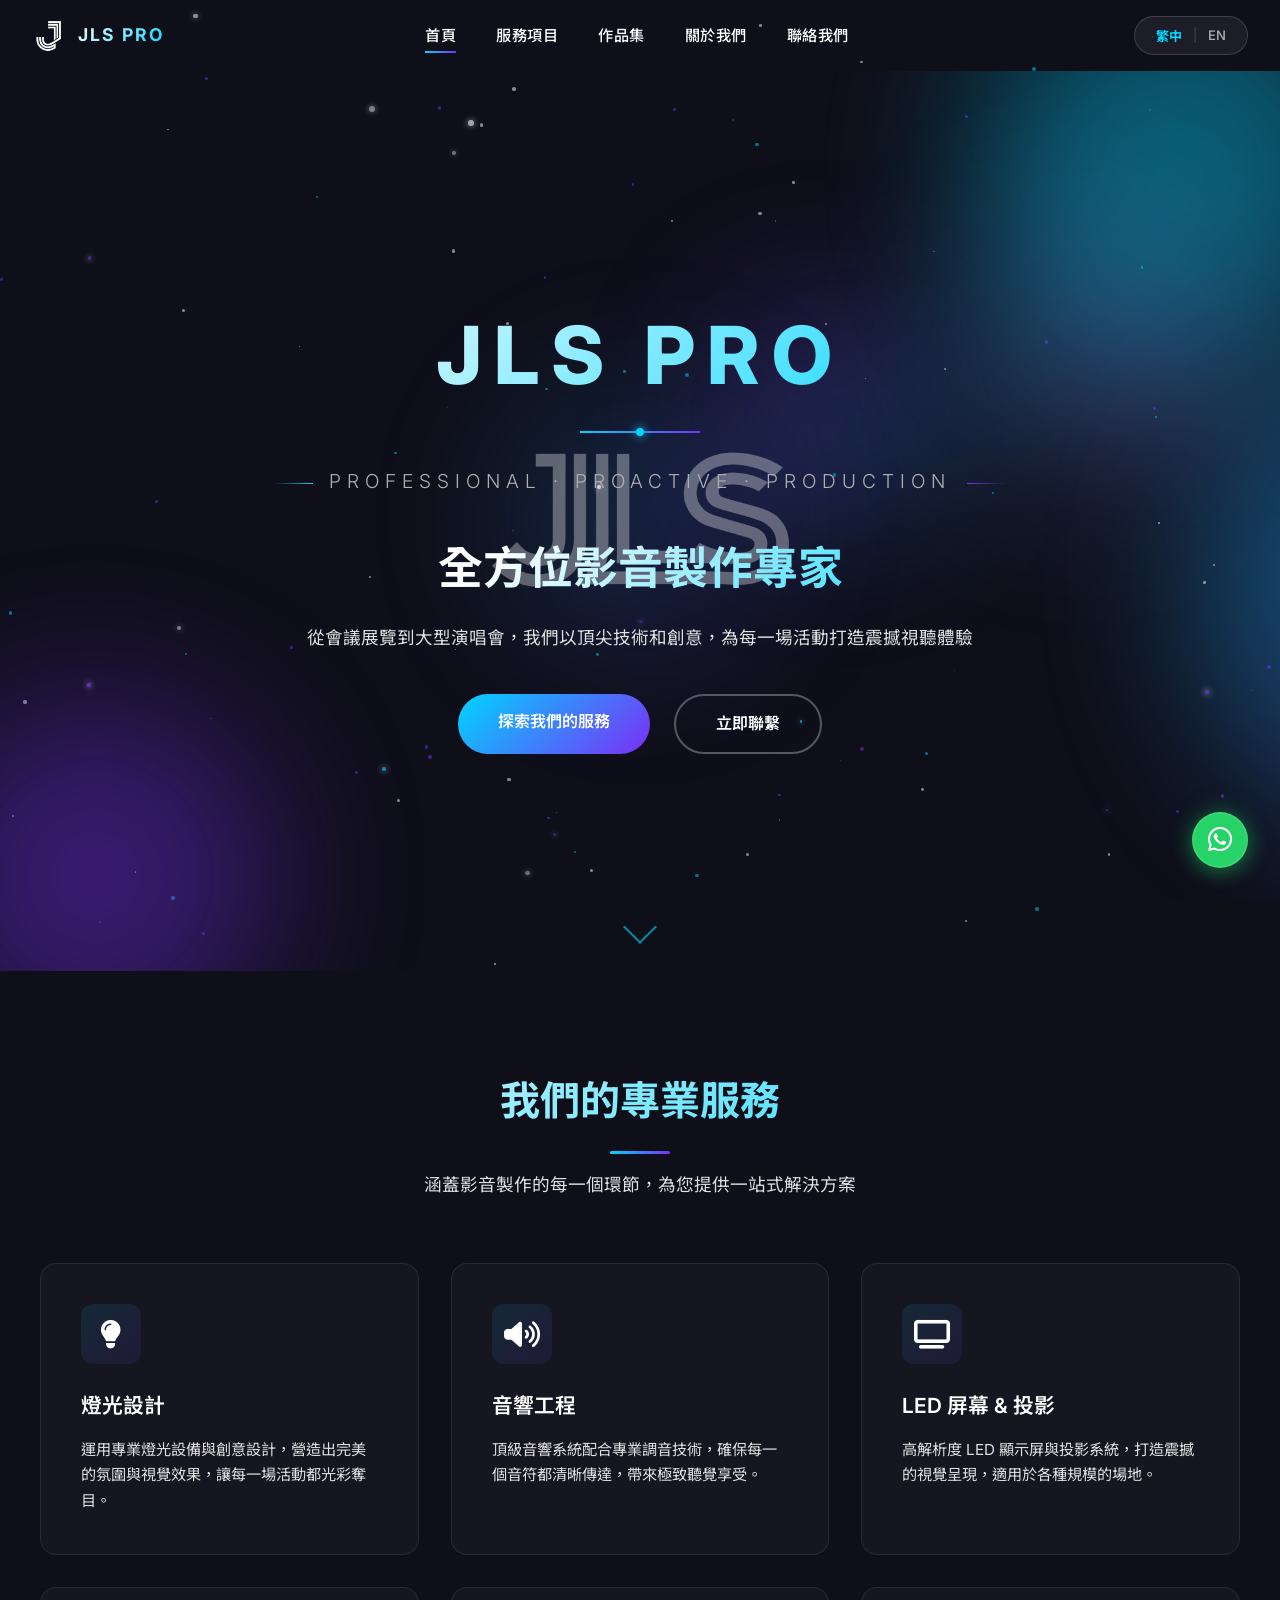
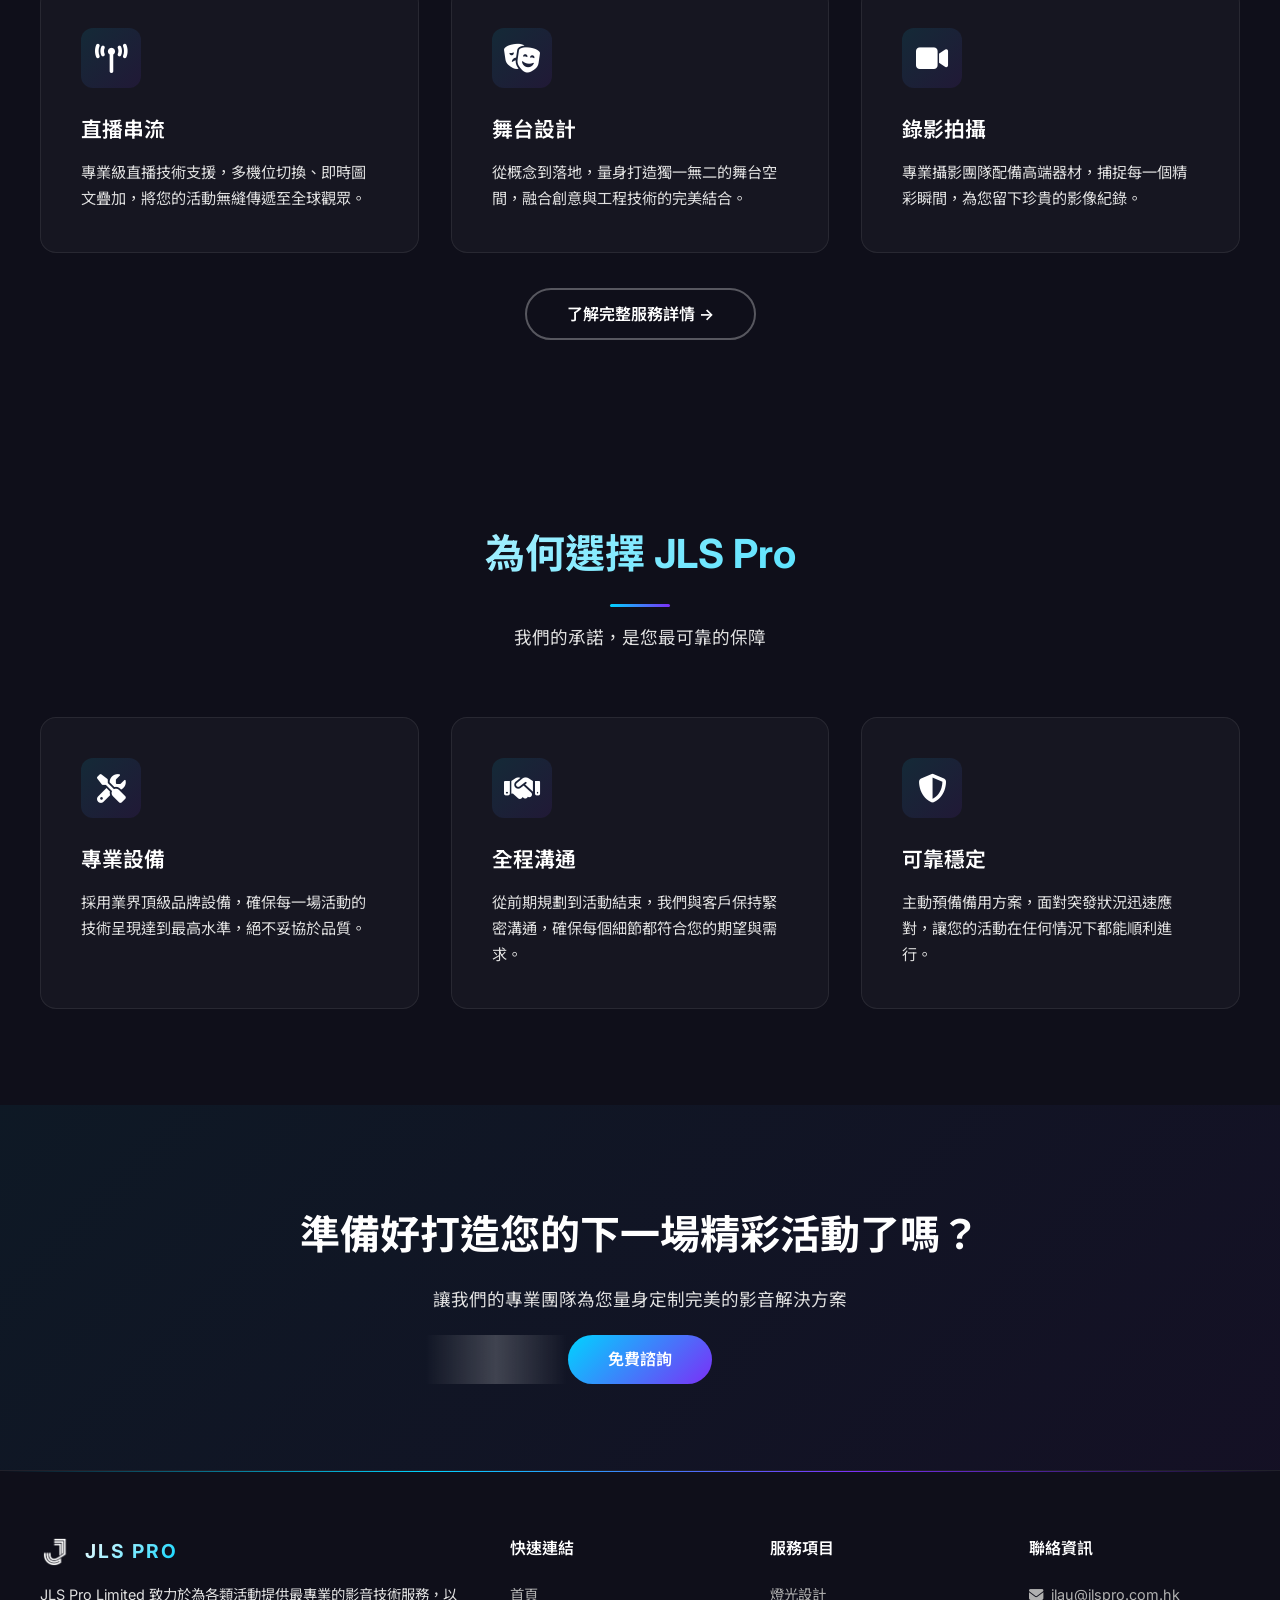
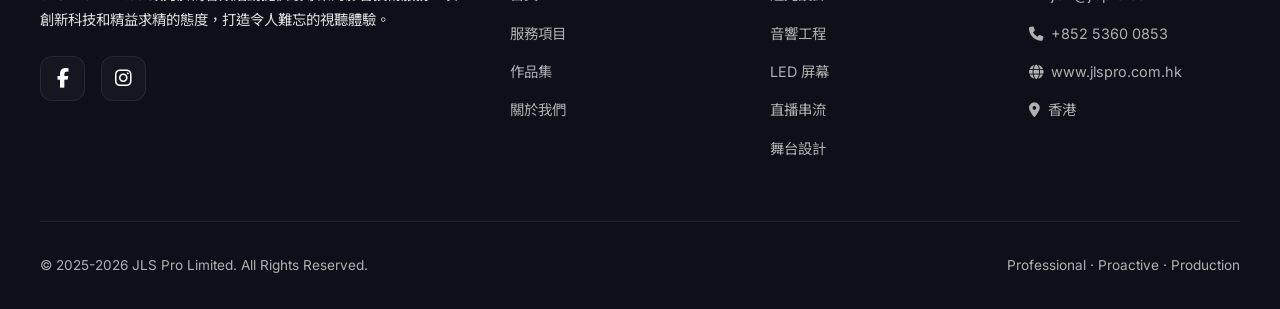
<file: index.html>
<!DOCTYPE html>
<html lang="zh-Hant">
<head>
    <meta charset="UTF-8">
    <meta name="viewport" content="width=device-width, initial-scale=1.0">
    <title>JLS Pro Limited | Professional · Proactive · Production</title>
    <meta name="description" content="JLS Pro Limited 提供全方位影音服務，涵蓋燈光設計、音響工程、LED 屏幕、直播串流、舞台設計等專業服務。">
    <link rel="icon" type="image/png" href="assets/images/Jb.png">
    <link href="https://fonts.googleapis.com/css2?family=Inter:wght@300;400;500;600;700;800&family=Noto+Sans+TC:wght@300;400;500;700&display=swap" rel="stylesheet">
    <link rel="stylesheet" href="https://cdnjs.cloudflare.com/ajax/libs/font-awesome/6.5.0/css/all.min.css">
    <link rel="stylesheet" href="assets/css/style.css">
</head>
<body>
    <!-- Full-page background effects -->
    <div class="page-bg-effects">
        <div class="glow-orb glow-orb-1"></div>
        <div class="glow-orb glow-orb-2"></div>
        <div class="glow-orb glow-orb-3"></div>
        <div class="page-particles"></div>
    </div>

    <!-- Navigation -->
    <nav class="navbar">
        <div class="nav-container">
            <a href="index.html" class="nav-logo">
                <img src="assets/images/Jb.png" alt="JLS Pro">
                <span class="nav-logo-text">JLS PRO</span>
            </a>
            <ul class="nav-links">
                <li><a href="index.html" class="active" data-zh="首頁" data-en="Home">首頁</a></li>
                <li><a href="services.html" data-zh="服務項目" data-en="Services">服務項目</a></li>
                <li><a href="portfolio.html" data-zh="作品集" data-en="Portfolio">作品集</a></li>
                <li><a href="about.html" data-zh="關於我們" data-en="About">關於我們</a></li>
                <li><a href="contact.html" data-zh="聯絡我們" data-en="Contact">聯絡我們</a></li>
            </ul>
            <button id="lang-toggle" class="lang-toggle" aria-label="Switch Language">
                <span class="lang-opt-zh active">繁中</span>
                <span class="lang-separator">|</span>
                <span class="lang-opt-en">EN</span>
            </button>
            <div class="mobile-toggle">
                <span></span>
                <span></span>
                <span></span>
            </div>
        </div>
    </nav>

    <!-- Hero Section - Redesigned -->
    <section class="hero">
        <div class="hero-bg-animation"></div>
        <div class="hero-glow-orbs">
            <div class="orb orb-1"></div>
            <div class="orb orb-2"></div>
            <div class="orb orb-3"></div>
        </div>
        <img src="assets/images/JLSw.png" alt="" class="hero-watermark">

        <div class="hero-content">
            <h1 class="hero-brand-title">JLS PRO</h1>
            <div class="hero-brand-line"></div>
            <p class="hero-tagline">Professional · Proactive · Production</p>
            <h2 class="hero-title" data-zh="全方位影音製作專家" data-en="Complete Audio Visual Production Experts">全方位影音製作專家</h2>
            <p class="hero-subtitle" data-zh-html="從會議展覽到大型演唱會，我們以頂尖技術和創意，為每一場活動打造<span style='white-space:nowrap'>震撼視聽體驗</span>" data-en-html="From conferences and exhibitions to large-scale concerts, we deliver stunning <span style='white-space:nowrap'>audio visual experiences</span> with cutting-edge technology and creativity">從會議展覽到大型演唱會，我們以頂尖技術和創意，為每一場活動打造<span style="white-space:nowrap">震撼視聽體驗</span></p>
            <div class="hero-cta">
                <a href="services.html" class="btn-primary" data-zh="探索我們的服務" data-en="Explore Our Services">探索我們的服務</a>
                <a href="contact.html" class="btn-secondary" data-zh="立即聯繫" data-en="Get in Touch">立即聯繫</a>
            </div>
        </div>
        <div class="hero-scroll-indicator">
            <span></span>
        </div>
    </section>

    <!-- Services Overview -->
    <section class="section section-dark" id="services-overview">
        <div class="container">
            <div class="section-header animate-on-scroll">
                <h2 data-zh="我們的專業服務" data-en="Our Professional Services">我們的專業服務</h2>
                <div class="section-divider"></div>
                <p data-zh="涵蓋影音製作的每一個環節，為您提供一站式解決方案" data-en="Covering every aspect of AV production with comprehensive one-stop solutions">涵蓋影音製作的每一個環節，為您提供一站式解決方案</p>
            </div>
            <div class="services-grid">
                <div class="service-card animate-on-scroll stagger-1">
                    <div class="service-icon"><i class="fas fa-lightbulb"></i></div>
                    <h3 data-zh="燈光設計" data-en="Lighting Design">燈光設計</h3>
                    <p data-zh="運用專業燈光設備與創意設計，營造出完美的氛圍與視覺效果，讓每一場活動都光彩奪目。" data-en="Utilising professional lighting equipment and creative design to craft the perfect ambience and visual effects, making every event shine.">運用專業燈光設備與創意設計，營造出完美的氛圍與視覺效果，讓每一場活動都光彩奪目。</p>
                </div>
                <div class="service-card animate-on-scroll stagger-2">
                    <div class="service-icon"><i class="fas fa-volume-up"></i></div>
                    <h3 data-zh="音響工程" data-en="Sound Engineering">音響工程</h3>
                    <p data-zh="頂級音響系統配合專業調音技術，確保每一個音符都清晰傳達，帶來極致聽覺享受。" data-en="Premium sound systems paired with professional mixing techniques, ensuring every note is delivered with crystal clarity for an exceptional auditory experience.">頂級音響系統配合專業調音技術，確保每一個音符都清晰傳達，帶來極致聽覺享受。</p>
                </div>
                <div class="service-card animate-on-scroll stagger-3">
                    <div class="service-icon"><i class="fas fa-tv"></i></div>
                    <h3 data-zh="LED 屏幕 & 投影" data-en="LED Screens & Projection">LED 屏幕 &amp; 投影</h3>
                    <p data-zh="高解析度 LED 顯示屏與投影系統，打造震撼的視覺呈現，適用於各種規模的場地。" data-en="High-resolution LED displays and projection systems delivering impactful visual presentations for venues of all sizes.">高解析度 LED 顯示屏與投影系統，打造震撼的視覺呈現，適用於各種規模的場地。</p>
                </div>
                <div class="service-card animate-on-scroll stagger-4">
                    <div class="service-icon"><i class="fas fa-broadcast-tower"></i></div>
                    <h3 data-zh="直播串流" data-en="Live Streaming">直播串流</h3>
                    <p data-zh="專業級直播技術支援，多機位切換、即時圖文疊加，將您的活動無縫傳遞至全球觀眾。" data-en="Professional live streaming support with multi-camera switching and real-time graphics overlay, seamlessly broadcasting your event to a global audience.">專業級直播技術支援，多機位切換、即時圖文疊加，將您的活動無縫傳遞至全球觀眾。</p>
                </div>
                <div class="service-card animate-on-scroll stagger-5">
                    <div class="service-icon"><i class="fas fa-theater-masks"></i></div>
                    <h3 data-zh="舞台設計" data-en="Stage Design">舞台設計</h3>
                    <p data-zh="從概念到落地，量身打造獨一無二的舞台空間，融合創意與工程技術的完美結合。" data-en="From concept to execution, we create bespoke stage environments that seamlessly blend creative vision with engineering excellence.">從概念到落地，量身打造獨一無二的舞台空間，融合創意與工程技術的完美結合。</p>
                </div>
                <div class="service-card animate-on-scroll stagger-6">
                    <div class="service-icon"><i class="fas fa-video"></i></div>
                    <h3 data-zh="錄影拍攝" data-en="Video Production">錄影拍攝</h3>
                    <p data-zh="專業攝影團隊配備高端器材，捕捉每一個精彩瞬間，為您留下珍貴的影像紀錄。" data-en="Our professional videography team equipped with high-end gear captures every memorable moment, preserving precious visual records for you.">專業攝影團隊配備高端器材，捕捉每一個精彩瞬間，為您留下珍貴的影像紀錄。</p>
                </div>
            </div>
            <div style="text-align: center; margin-top: 3rem;" class="animate-on-scroll">
                <a href="services.html" class="btn-secondary" data-zh="了解完整服務詳情 →" data-en="View Full Service Details →">了解完整服務詳情 →</a>
            </div>
        </div>
    </section>

    <!-- Why Choose Us -->
    <section class="section section-darker" id="why-us">
        <div class="container">
            <div class="section-header animate-on-scroll">
                <h2 data-zh="為何選擇 JLS Pro" data-en="Why Choose JLS Pro">為何選擇 JLS Pro</h2>
                <div class="section-divider"></div>
                <p data-zh="我們的承諾，是您最可靠的保障" data-en="Our commitment is your most reliable assurance">我們的承諾，是您最可靠的保障</p>
            </div>
            <div class="services-grid">
                <div class="service-card animate-on-scroll stagger-1">
                    <div class="service-icon"><i class="fas fa-tools"></i></div>
                    <h3 data-zh="專業設備" data-en="Professional Equipment">專業設備</h3>
                    <p data-zh="採用業界頂級品牌設備，確保每一場活動的技術呈現達到最高水準，絕不妥協於品質。" data-en="We deploy industry-leading equipment to ensure the highest technical standards at every event, never compromising on quality.">採用業界頂級品牌設備，確保每一場活動的技術呈現達到最高水準，絕不妥協於品質。</p>
                </div>
                <div class="service-card animate-on-scroll stagger-2">
                    <div class="service-icon"><i class="fas fa-handshake"></i></div>
                    <h3 data-zh="全程溝通" data-en="End-to-End Communication">全程溝通</h3>
                    <p data-zh="從前期規劃到活動結束，我們與客戶保持緊密溝通，確保每個細節都符合您的期望與需求。" data-en="From pre-production planning to event wrap-up, we maintain close communication with clients to ensure every detail meets your expectations.">從前期規劃到活動結束，我們與客戶保持緊密溝通，確保每個細節都符合您的期望與需求。</p>
                </div>
                <div class="service-card animate-on-scroll stagger-3">
                    <div class="service-icon"><i class="fas fa-shield-alt"></i></div>
                    <h3 data-zh="可靠穩定" data-en="Reliable & Dependable">可靠穩定</h3>
                    <p data-zh="主動預備備用方案，面對突發狀況迅速應對，讓您的活動在任何情況下都能順利進行。" data-en="We proactively prepare contingency plans and respond swiftly to unexpected situations, ensuring your event runs smoothly under any circumstances.">主動預備備用方案，面對突發狀況迅速應對，讓您的活動在任何情況下都能順利進行。</p>
                </div>
            </div>
        </div>
    </section>

    <!-- CTA Section -->
    <section class="cta-section section-darker">
        <div class="container animate-on-scroll">
            <h2 data-zh="準備好打造您的下一場精彩活動了嗎？" data-en="Ready to Create Your Next Outstanding Event?">準備好打造您的下一場精彩活動了嗎？</h2>
            <p data-zh="讓我們的專業團隊為您量身定制完美的影音解決方案" data-en="Let our professional team tailor the perfect AV solution for you">讓我們的專業團隊為您量身定制完美的影音解決方案</p>
            <a href="contact.html" class="btn-primary" data-zh="免費諮詢" data-en="Free Consultation">免費諮詢</a>
        </div>
    </section>

    <!-- WhatsApp Floating Button -->
    <div class="whatsapp-float">
        <span class="whatsapp-tooltip" data-zh="WhatsApp 聯繫我們" data-en="Chat with us on WhatsApp">WhatsApp 聯繫我們</span>
        <a href="https://wa.me/85253600853" target="_blank" rel="noopener noreferrer" aria-label="WhatsApp">
            <i class="fab fa-whatsapp"></i>
        </a>
    </div>

    <!-- Footer -->
    <footer class="footer">
        <div class="footer-grid">
            <div class="footer-brand">
                <div class="footer-brand-header">
                    <img src="assets/images/Jb.png" alt="JLS Pro">
                    <span class="footer-brand-name">JLS PRO</span>
                </div>
                <p data-zh="JLS Pro Limited 致力於為各類活動提供最專業的影音技術服務，以創新科技和精益求精的態度，打造令人難忘的視聽體驗。" data-en="JLS Pro Limited is dedicated to providing professional audio visual technical services for all types of events, delivering unforgettable experiences through innovative technology and relentless pursuit of excellence.">JLS Pro Limited 致力於為各類活動提供最專業的影音技術服務，以創新科技和精益求精的態度，打造令人難忘的視聽體驗。</p>
                <div class="social-links" style="margin-top: 1.5rem;">
                    <a href="https://www.facebook.com/profile.php?id=61583541550779" target="_blank" class="social-link"><i class="fab fa-facebook-f"></i></a>
                    <a href="#" class="social-link"><i class="fab fa-instagram"></i></a>
                </div>
            </div>
            <div class="footer-col">
                <h4 data-zh="快速連結" data-en="Quick Links">快速連結</h4>
                <ul>
                    <li><a href="index.html" data-zh="首頁" data-en="Home">首頁</a></li>
                    <li><a href="services.html" data-zh="服務項目" data-en="Services">服務項目</a></li>
                    <li><a href="portfolio.html" data-zh="作品集" data-en="Portfolio">作品集</a></li>
                    <li><a href="about.html" data-zh="關於我們" data-en="About">關於我們</a></li>
                </ul>
            </div>
            <div class="footer-col">
                <h4 data-zh="服務項目" data-en="Services">服務項目</h4>
                <ul>
                    <li><a href="services.html" data-zh="燈光設計" data-en="Lighting Design">燈光設計</a></li>
                    <li><a href="services.html" data-zh="音響工程" data-en="Sound Engineering">音響工程</a></li>
                    <li><a href="services.html" data-zh="LED 屏幕" data-en="LED Screens">LED 屏幕</a></li>
                    <li><a href="services.html" data-zh="直播串流" data-en="Live Streaming">直播串流</a></li>
                    <li><a href="services.html" data-zh="舞台設計" data-en="Stage Design">舞台設計</a></li>
                </ul>
            </div>
            <div class="footer-col">
                <h4 data-zh="聯絡資訊" data-en="Contact Info">聯絡資訊</h4>
                <ul>
                    <li><a href="mailto:jlau@jlspro.com.hk" data-zh-html="<i class='fas fa-envelope' style='margin-right: 8px;'></i>jlau@jlspro.com.hk" data-en-html="<i class='fas fa-envelope' style='margin-right: 8px;'></i>jlau@jlspro.com.hk"><i class="fas fa-envelope" style="margin-right: 8px;"></i>jlau@jlspro.com.hk</a></li>
                    <li><a href="tel:+85253600853" data-zh-html="<i class='fas fa-phone' style='margin-right: 8px;'></i>+852 5360 0853" data-en-html="<i class='fas fa-phone' style='margin-right: 8px;'></i>+852 5360 0853"><i class="fas fa-phone" style="margin-right: 8px;"></i>+852 5360 0853</a></li>
                    <li><a href="https://www.jlspro.com.hk" target="_blank" data-zh-html="<i class='fas fa-globe' style='margin-right: 8px;'></i>www.jlspro.com.hk" data-en-html="<i class='fas fa-globe' style='margin-right: 8px;'></i>www.jlspro.com.hk"><i class="fas fa-globe" style="margin-right: 8px;"></i>www.jlspro.com.hk</a></li>
                    <li><a href="contact.html" data-zh-html="<i class='fas fa-map-marker-alt' style='margin-right: 8px;'></i>香港" data-en-html="<i class='fas fa-map-marker-alt' style='margin-right: 8px;'></i>Hong Kong"><i class="fas fa-map-marker-alt" style="margin-right: 8px;"></i>香港</a></li>
                </ul>
            </div>
        </div>
        <div class="footer-bottom">
            <p>&copy; 2025-2026 JLS Pro Limited. All Rights Reserved.</p>
            <p>Professional · Proactive · Production</p>
        </div>
    </footer>

    <script src="assets/js/main.js"></script>
    <script src="assets/js/lang.js"></script>
</body>
</html>
</file>
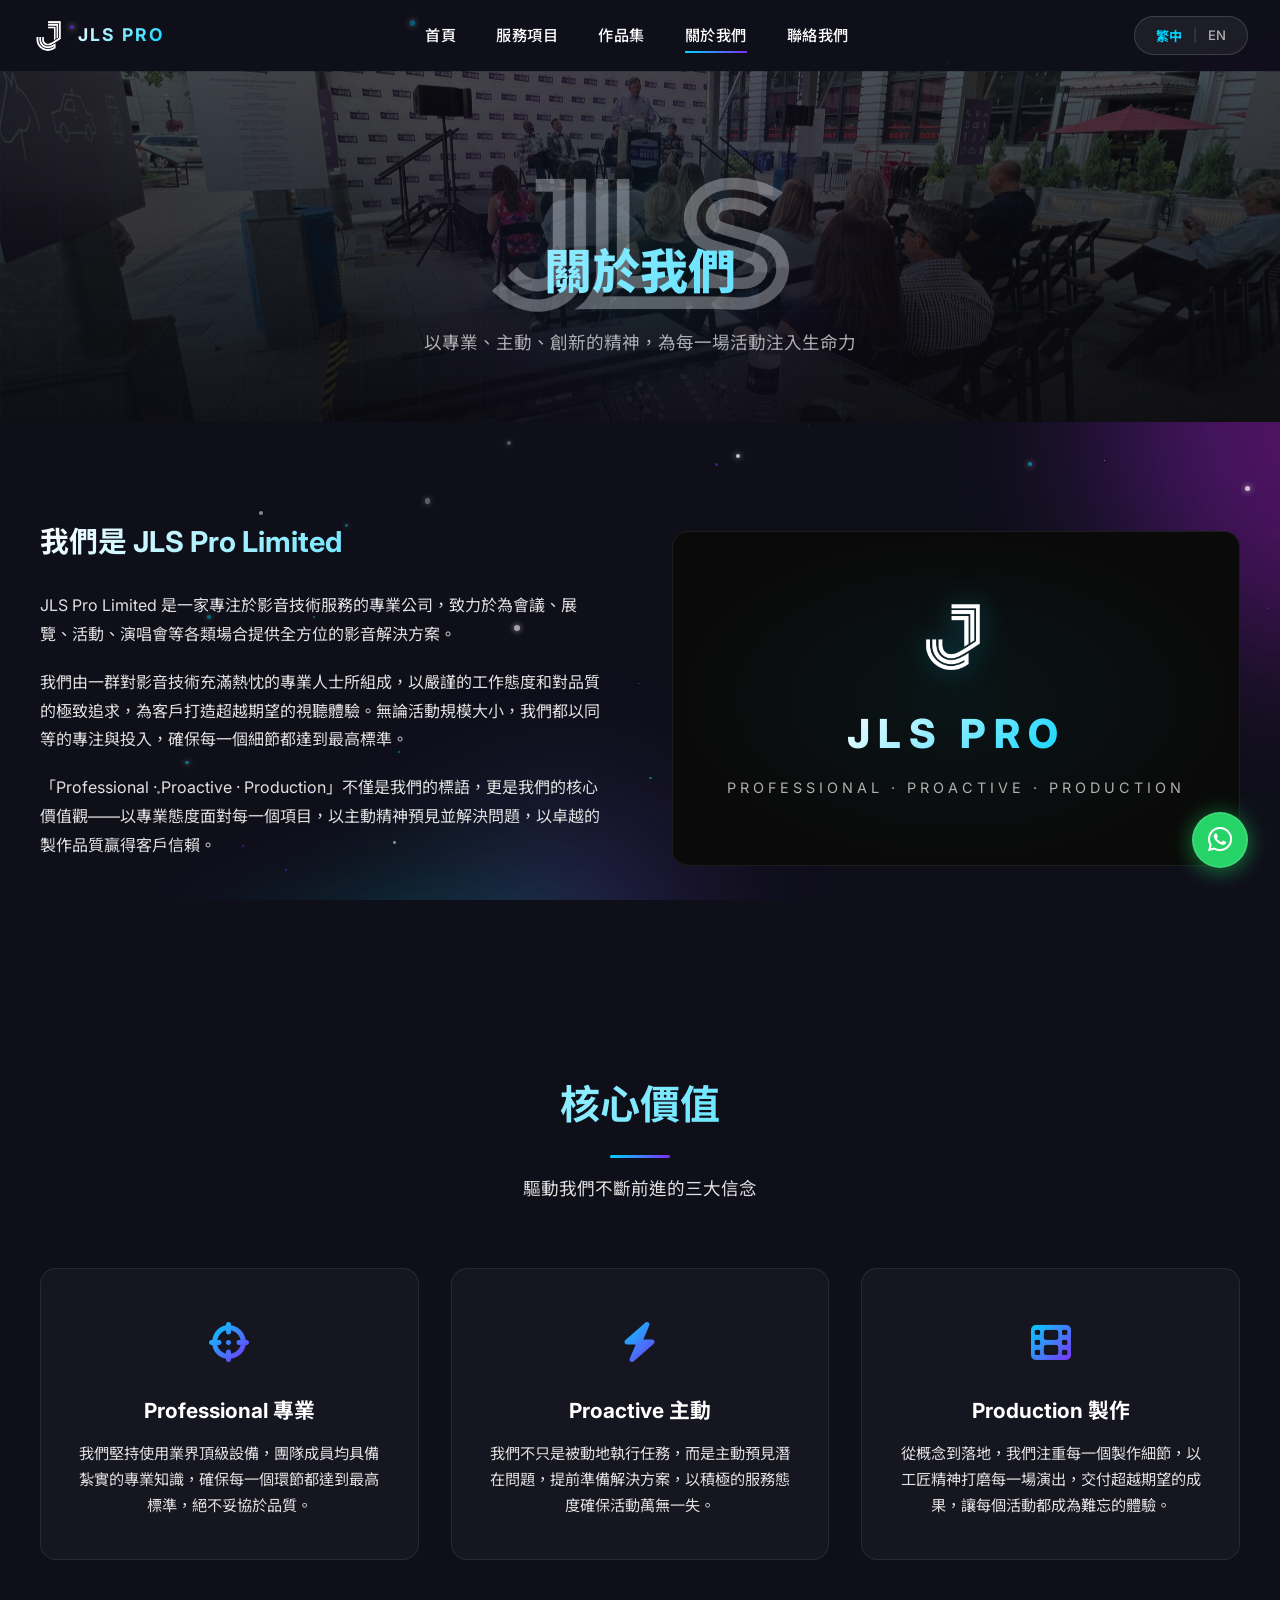
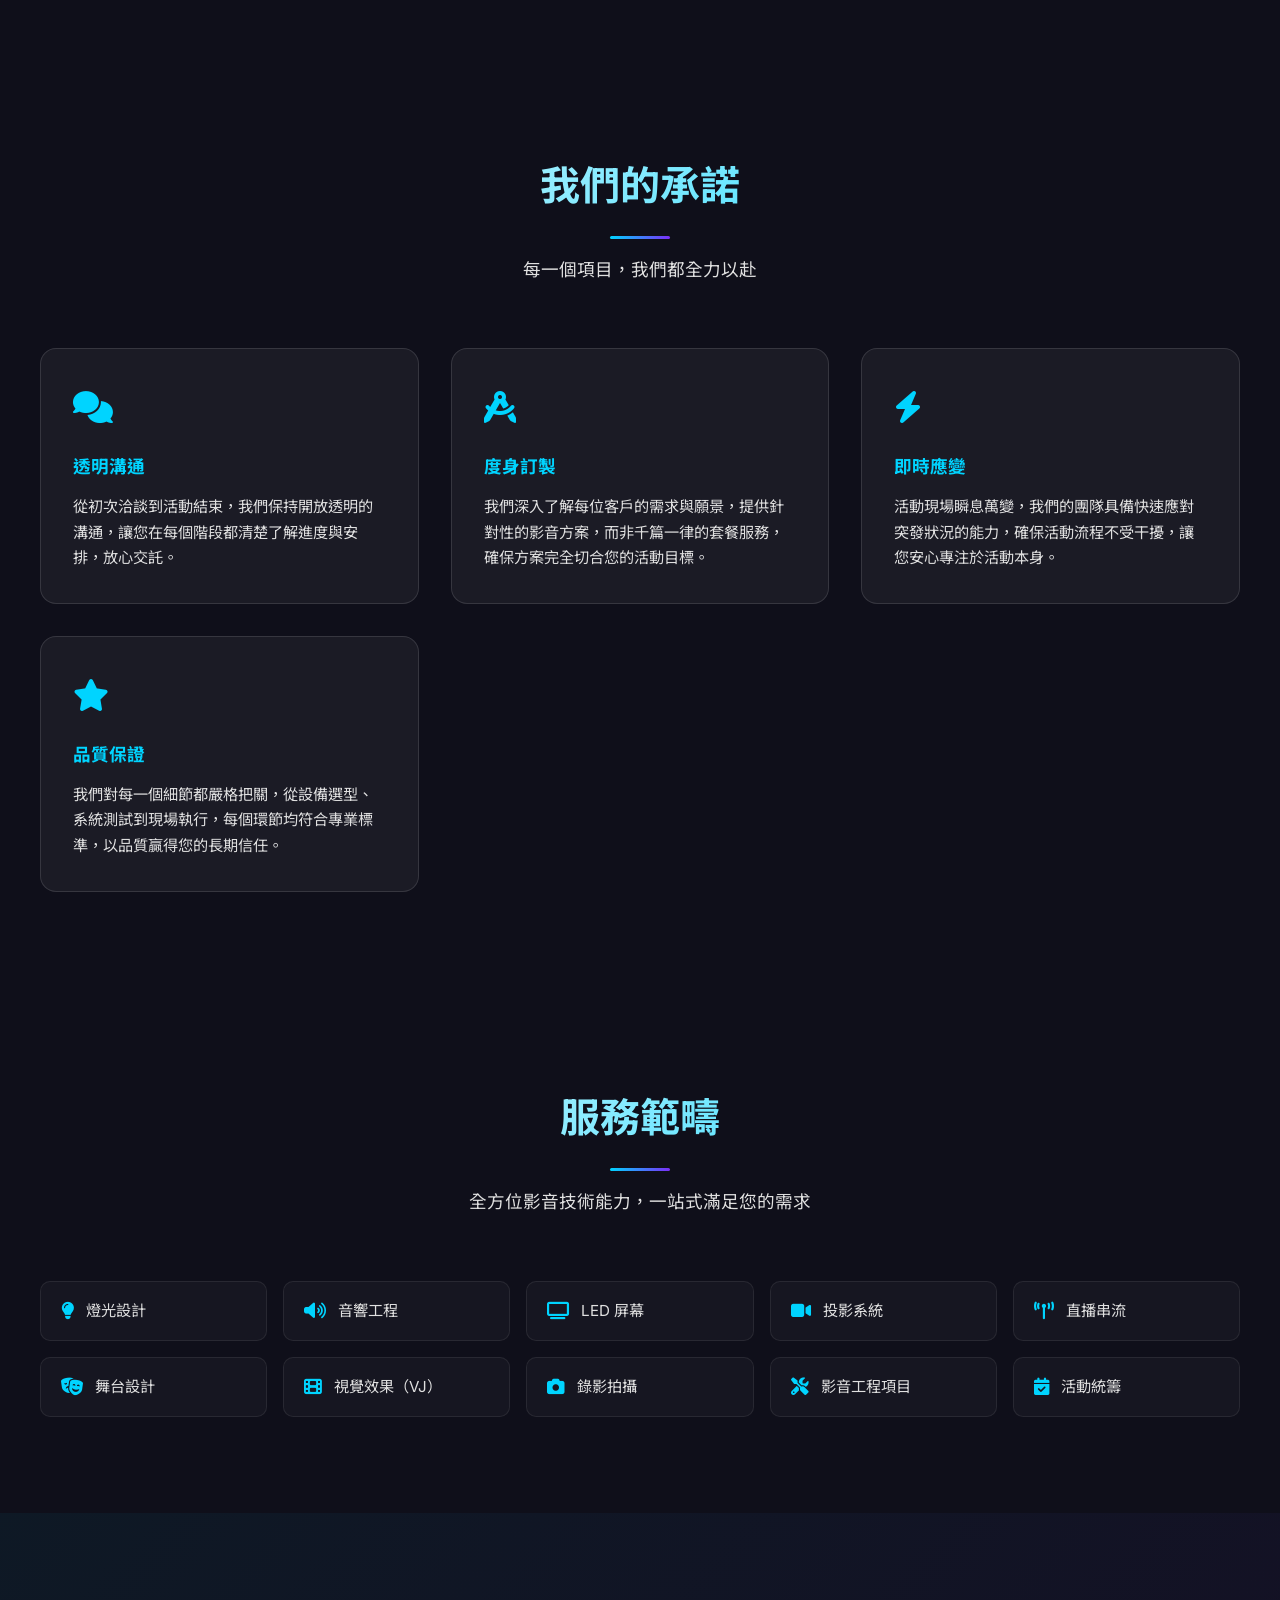
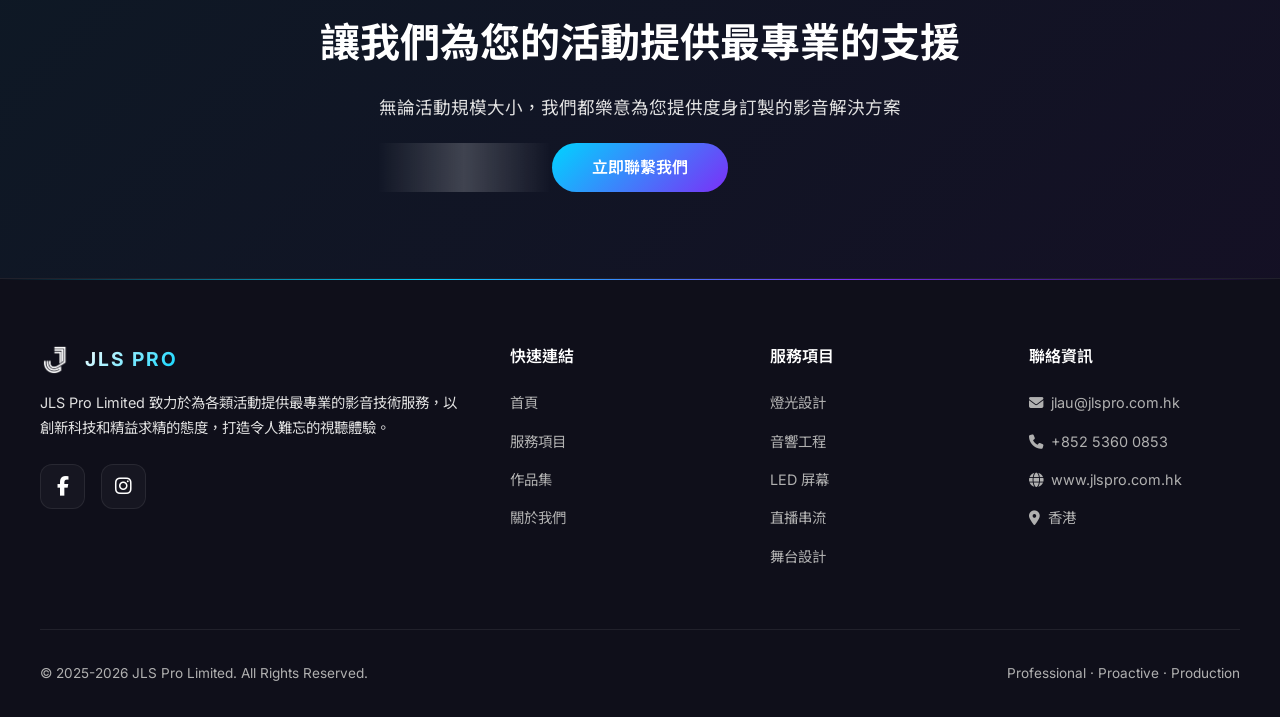
<file: about.html>
<!DOCTYPE html>
<html lang="zh-Hant">
<head>
    <meta charset="UTF-8">
    <meta name="viewport" content="width=device-width, initial-scale=1.0">
    <title>關於我們 | JLS Pro Limited</title>
    <meta name="description" content="了解 JLS Pro Limited 的公司理念、專業承諾和服務態度。">
    <link rel="icon" type="image/png" href="assets/images/Jb.png">
    <link href="https://fonts.googleapis.com/css2?family=Inter:wght@300;400;500;600;700;800&family=Noto+Sans+TC:wght@300;400;500;700&display=swap" rel="stylesheet">
    <link rel="stylesheet" href="https://cdnjs.cloudflare.com/ajax/libs/font-awesome/6.5.0/css/all.min.css">
    <link rel="stylesheet" href="assets/css/style.css">
    <style>
        .commitment-grid {
            display: grid;
            grid-template-columns: repeat(auto-fit, minmax(280px, 1fr));
            gap: 2rem;
            margin-top: 2rem;
        }
        .commitment-card {
            background: rgba(255, 255, 255, 0.05);
            border: 1px solid rgba(255, 255, 255, 0.12);
            border-radius: 16px;
            padding: 2rem;
            transition: var(--transition-smooth);
        }
        .commitment-card:hover {
            border-color: rgba(0, 212, 255, 0.3);
            transform: translateY(-4px);
        }
        .commitment-icon {
            font-size: 2rem;
            margin-bottom: 1rem;
            display: block;
        }
        .commitment-card h3 {
            font-size: 1.1rem;
            margin-bottom: 0.75rem;
            color: var(--accent-blue);
        }
        .commitment-card p {
            font-size: 0.95rem;
            color: var(--text-light-gray);
            line-height: 1.7;
        }
        .service-scope-list {
            display: grid;
            grid-template-columns: repeat(auto-fit, minmax(220px, 1fr));
            gap: 1rem;
            margin-top: 2rem;
        }
        .scope-item {
            display: flex;
            align-items: center;
            gap: 0.75rem;
            padding: 1rem 1.25rem;
            background: var(--card-bg);
            border: 1px solid var(--card-border);
            border-radius: 10px;
            font-size: 0.95rem;
            color: var(--text-light-gray);
            transition: var(--transition-smooth);
        }
        .scope-item:hover {
            border-color: rgba(0, 212, 255, 0.3);
        }
        .scope-item i {
            color: var(--accent-blue);
            font-size: 1.1rem;
            flex-shrink: 0;
        }
    </style>
</head>
<body>

    <!-- Page Background Effects -->
    <div class="page-bg-effects">
        <div class="glow-orb glow-orb-1"></div>
        <div class="glow-orb glow-orb-2"></div>
        <div class="glow-orb glow-orb-3"></div>
        <div class="page-particles"></div>
    </div>
    <!-- Navigation -->
    <nav class="navbar scrolled">
        <div class="nav-container">
            <a href="index.html" class="nav-logo">
                <img src="assets/images/Jb.png" alt="JLS Pro">
                <span class="nav-logo-text">JLS PRO</span>
            </a>
            <ul class="nav-links">
                <li><a href="index.html" data-zh="首頁" data-en="Home">首頁</a></li>
                <li><a href="services.html" data-zh="服務項目" data-en="Services">服務項目</a></li>
                <li><a href="portfolio.html" data-zh="作品集" data-en="Portfolio">作品集</a></li>
                <li><a href="about.html" class="active" data-zh="關於我們" data-en="About">關於我們</a></li>
                <li><a href="contact.html" data-zh="聯絡我們" data-en="Contact">聯絡我們</a></li>
            </ul>
            <button id="lang-toggle" class="lang-toggle" aria-label="Switch Language">
                <span class="lang-opt-zh active">繁中</span>
                <span class="lang-separator">|</span>
                <span class="lang-opt-en">EN</span>
            </button>
            <div class="mobile-toggle">
                <span></span>
                <span></span>
                <span></span>
            </div>
        </div>
    </nav>

    <!-- Page Header -->
    <section class="page-header" style="background-image: linear-gradient(180deg, rgba(10,10,15,0.7) 0%, rgba(10,10,15,0.95) 100%), url('assets/images/photos/sound-mixing-desk.jpeg'); background-size: cover; background-position: center;">
        <img src="assets/images/JLSw.png" alt="" class="page-brand-watermark">
        <h1 data-zh="關於我們" data-en="About Us">關於我們</h1>
        <p data-zh="以專業、主動、創新的精神，為每一場活動注入生命力" data-en="Infusing every event with life through professionalism, proactivity, and innovation">以專業、主動、創新的精神，為每一場活動注入生命力</p>
    </section>

    <!-- About Intro -->
    <section class="section section-dark">
        <div class="container">
            <div class="about-intro">
                <div class="about-text animate-on-scroll">
                    <h3 data-zh="我們是 JLS Pro Limited" data-en="We Are JLS Pro Limited">我們是 JLS Pro Limited</h3>
                    <p data-zh="JLS Pro Limited 是一家專注於影音技術服務的專業公司，致力於為會議、展覽、活動、演唱會等各類場合提供全方位的影音解決方案。" data-en="JLS Pro Limited is a professional company specialising in audio visual technical services, dedicated to providing comprehensive AV solutions for conferences, exhibitions, events, concerts, and more.">JLS Pro Limited 是一家專注於影音技術服務的專業公司，致力於為會議、展覽、活動、演唱會等各類場合提供全方位的影音解決方案。</p>
                    <p data-zh="我們由一群對影音技術充滿熱忱的專業人士所組成，以嚴謹的工作態度和對品質的極致追求，為客戶打造超越期望的視聽體驗。無論活動規模大小，我們都以同等的專注與投入，確保每一個細節都達到最高標準。" data-en="Our team comprises passionate AV professionals who bring rigorous work ethic and an unwavering pursuit of quality to deliver experiences that exceed client expectations. Regardless of event scale, we apply the same level of dedication and attention to detail, ensuring the highest standards are met.">我們由一群對影音技術充滿熱忱的專業人士所組成，以嚴謹的工作態度和對品質的極致追求，為客戶打造超越期望的視聽體驗。無論活動規模大小，我們都以同等的專注與投入，確保每一個細節都達到最高標準。</p>
                    <p data-zh="「Professional · Proactive · Production」不僅是我們的標語，更是我們的核心價值觀——以專業態度面對每一個項目，以主動精神預見並解決問題，以卓越的製作品質贏得客戶信賴。" data-en="'Professional · Proactive · Production' is not merely our tagline — it is our core philosophy. We approach every project with professionalism, proactively anticipate and resolve challenges, and earn client trust through exceptional production quality.">「Professional · Proactive · Production」不僅是我們的標語，更是我們的核心價值觀——以專業態度面對每一個項目，以主動精神預見並解決問題，以卓越的製作品質贏得客戶信賴。</p>
                </div>
                <div class="about-brand-display animate-on-scroll">
                    <img src="assets/images/Jb.png" alt="J" class="brand-j-icon">
                    <span class="brand-text">JLS PRO</span>
                    <span class="brand-tagline">Professional · Proactive · Production</span>
                </div>
            </div>
        </div>
    </section>

    <!-- Core Values -->
    <section class="section section-darker">
        <div class="container">
            <div class="section-header animate-on-scroll">
                <h2 data-zh="核心價值" data-en="Core Values">核心價值</h2>
                <div class="section-divider"></div>
                <p data-zh="驅動我們不斷前進的三大信念" data-en="Three guiding principles that drive us forward">驅動我們不斷前進的三大信念</p>
            </div>
            <div class="values-grid">
                <div class="value-card animate-on-scroll stagger-1">
                    <div class="value-icon"><i class="fas fa-crosshairs" style="background: linear-gradient(135deg, var(--accent-blue), var(--accent-purple)); -webkit-background-clip: text; -webkit-text-fill-color: transparent;"></i></div>
                    <h3 data-zh="Professional 專業" data-en="Professional">Professional 專業</h3>
                    <p data-zh="我們堅持使用業界頂級設備，團隊成員均具備紮實的專業知識，確保每一個環節都達到最高標準，絕不妥協於品質。" data-en="We insist on using industry-leading equipment, and every team member possesses solid professional expertise. We ensure the highest standards at every stage, never compromising on quality.">我們堅持使用業界頂級設備，團隊成員均具備紮實的專業知識，確保每一個環節都達到最高標準，絕不妥協於品質。</p>
                </div>
                <div class="value-card animate-on-scroll stagger-2">
                    <div class="value-icon"><i class="fas fa-bolt" style="background: linear-gradient(135deg, var(--accent-blue), var(--accent-purple)); -webkit-background-clip: text; -webkit-text-fill-color: transparent;"></i></div>
                    <h3 data-zh="Proactive 主動" data-en="Proactive">Proactive 主動</h3>
                    <p data-zh="我們不只是被動地執行任務，而是主動預見潛在問題，提前準備解決方案，以積極的服務態度確保活動萬無一失。" data-en="We don't simply execute tasks reactively — we proactively anticipate potential issues, prepare solutions in advance, and adopt a positive service attitude to ensure flawless event delivery.">我們不只是被動地執行任務，而是主動預見潛在問題，提前準備解決方案，以積極的服務態度確保活動萬無一失。</p>
                </div>
                <div class="value-card animate-on-scroll stagger-3">
                    <div class="value-icon"><i class="fas fa-film" style="background: linear-gradient(135deg, var(--accent-blue), var(--accent-purple)); -webkit-background-clip: text; -webkit-text-fill-color: transparent;"></i></div>
                    <h3 data-zh="Production 製作" data-en="Production">Production 製作</h3>
                    <p data-zh="從概念到落地，我們注重每一個製作細節，以工匠精神打磨每一場演出，交付超越期望的成果，讓每個活動都成為難忘的體驗。" data-en="From concept to delivery, we pay meticulous attention to every production detail, refining each show with craftsmanship to deliver results that exceed expectations and make every event an unforgettable experience.">從概念到落地，我們注重每一個製作細節，以工匠精神打磨每一場演出，交付超越期望的成果，讓每個活動都成為難忘的體驗。</p>
                </div>
            </div>
        </div>
    </section>

    <!-- Our Commitment -->
    <section class="section section-dark">
        <div class="container">
            <div class="section-header animate-on-scroll">
                <h2 data-zh="我們的承諾" data-en="Our Commitment">我們的承諾</h2>
                <div class="section-divider"></div>
                <p data-zh="每一個項目，我們都全力以赴" data-en="We give our all to every project">每一個項目，我們都全力以赴</p>
            </div>
            <div class="commitment-grid">
                <div class="commitment-card animate-on-scroll stagger-1">
                    <span class="commitment-icon"><i class="fas fa-comments" style="color: var(--accent-blue);"></i></span>
                    <h3 data-zh="透明溝通" data-en="Transparent Communication">透明溝通</h3>
                    <p data-zh="從初次洽談到活動結束，我們保持開放透明的溝通，讓您在每個階段都清楚了解進度與安排，放心交託。" data-en="From initial consultation to event completion, we maintain open and transparent communication, keeping you informed at every stage so you can entrust your event to us with confidence.">從初次洽談到活動結束，我們保持開放透明的溝通，讓您在每個階段都清楚了解進度與安排，放心交託。</p>
                </div>
                <div class="commitment-card animate-on-scroll stagger-2">
                    <span class="commitment-icon"><i class="fas fa-drafting-compass" style="color: var(--accent-blue);"></i></span>
                    <h3 data-zh="度身訂製" data-en="Bespoke Solutions">度身訂製</h3>
                    <p data-zh="我們深入了解每位客戶的需求與願景，提供針對性的影音方案，而非千篇一律的套餐服務，確保方案完全切合您的活動目標。" data-en="We take time to understand each client's needs and vision, delivering tailored AV solutions rather than one-size-fits-all packages, ensuring our proposals perfectly align with your event objectives.">我們深入了解每位客戶的需求與願景，提供針對性的影音方案，而非千篇一律的套餐服務，確保方案完全切合您的活動目標。</p>
                </div>
                <div class="commitment-card animate-on-scroll stagger-3">
                    <span class="commitment-icon"><i class="fas fa-bolt" style="color: var(--accent-blue);"></i></span>
                    <h3 data-zh="即時應變" data-en="Rapid Response">即時應變</h3>
                    <p data-zh="活動現場瞬息萬變，我們的團隊具備快速應對突發狀況的能力，確保活動流程不受干擾，讓您安心專注於活動本身。" data-en="Live events are unpredictable. Our team is equipped to respond swiftly to any situation, ensuring your event runs without disruption so you can focus on what matters most.">活動現場瞬息萬變，我們的團隊具備快速應對突發狀況的能力，確保活動流程不受干擾，讓您安心專注於活動本身。</p>
                </div>
                <div class="commitment-card animate-on-scroll stagger-4">
                    <span class="commitment-icon"><i class="fas fa-star" style="color: var(--accent-blue);"></i></span>
                    <h3 data-zh="品質保證" data-en="Quality Assurance">品質保證</h3>
                    <p data-zh="我們對每一個細節都嚴格把關，從設備選型、系統測試到現場執行，每個環節均符合專業標準，以品質贏得您的長期信任。" data-en="We rigorously oversee every detail — from equipment selection and system testing to on-site execution — ensuring every aspect meets professional standards and earning your long-term trust through quality.">我們對每一個細節都嚴格把關，從設備選型、系統測試到現場執行，每個環節均符合專業標準，以品質贏得您的長期信任。</p>
                </div>
            </div>
        </div>
    </section>

    <!-- Service Scope -->
    <section class="section section-darker">
        <div class="container">
            <div class="section-header animate-on-scroll">
                <h2 data-zh="服務範疇" data-en="Service Scope">服務範疇</h2>
                <div class="section-divider"></div>
                <p data-zh="全方位影音技術能力，一站式滿足您的需求" data-en="Comprehensive AV capabilities — one-stop solutions for all your needs">全方位影音技術能力，一站式滿足您的需求</p>
            </div>
            <div class="service-scope-list animate-on-scroll">
                <div class="scope-item"><i class="fas fa-lightbulb"></i><span data-zh="燈光設計" data-en="Lighting Design">燈光設計</span></div>
                <div class="scope-item"><i class="fas fa-volume-up"></i><span data-zh="音響工程" data-en="Sound Engineering">音響工程</span></div>
                <div class="scope-item"><i class="fas fa-tv"></i><span data-zh="LED 屏幕" data-en="LED Screens">LED 屏幕</span></div>
                <div class="scope-item"><i class="fas fa-video"></i><span data-zh="投影系統" data-en="Projection Systems">投影系統</span></div>
                <div class="scope-item"><i class="fas fa-broadcast-tower"></i><span data-zh="直播串流" data-en="Live Streaming">直播串流</span></div>
                <div class="scope-item"><i class="fas fa-theater-masks"></i><span data-zh="舞台設計" data-en="Stage Design">舞台設計</span></div>
                <div class="scope-item"><i class="fas fa-film"></i><span data-zh="視覺效果（VJ）" data-en="Visual Effects (VJ)">視覺效果（VJ）</span></div>
                <div class="scope-item"><i class="fas fa-camera"></i><span data-zh="錄影拍攝" data-en="Video Production">錄影拍攝</span></div>
                <div class="scope-item"><i class="fas fa-tools"></i><span data-zh="影音工程項目" data-en="AV Engineering">影音工程項目</span></div>
                <div class="scope-item"><i class="fas fa-calendar-check"></i><span data-zh="活動統籌" data-en="Event Management">活動統籌</span></div>
            </div>
        </div>
    </section>

    <!-- CTA -->
    <section class="cta-section section-dark">
        <div class="container animate-on-scroll">
            <h2 data-zh="讓我們為您的活動提供最專業的支援" data-en="Let Us Provide the Most Professional Support for Your Event">讓我們為您的活動提供最專業的支援</h2>
            <p data-zh="無論活動規模大小，我們都樂意為您提供度身訂製的影音解決方案" data-en="Regardless of event scale, we are happy to provide bespoke AV solutions tailored to your needs">無論活動規模大小，我們都樂意為您提供度身訂製的影音解決方案</p>
            <a href="contact.html" class="btn-primary" data-zh="立即聯繫我們" data-en="Contact Us Now">立即聯繫我們</a>
        </div>
    </section>

    <!-- WhatsApp Floating Button -->
    <div class="whatsapp-float">
        <span class="whatsapp-tooltip" data-zh="WhatsApp 聯繫我們" data-en="Chat with us on WhatsApp">WhatsApp 聯繫我們</span>
        <a href="https://wa.me/85253600853" target="_blank" rel="noopener noreferrer" aria-label="WhatsApp">
            <i class="fab fa-whatsapp"></i>
        </a>
    </div>

    <!-- Footer -->
    <footer class="footer">
        <div class="footer-grid">
            <div class="footer-brand">
                <div class="footer-brand-header">
                    <img src="assets/images/Jb.png" alt="JLS Pro">
                    <span class="footer-brand-name">JLS PRO</span>
                </div>
                <p data-zh="JLS Pro Limited 致力於為各類活動提供最專業的影音技術服務，以創新科技和精益求精的態度，打造令人難忘的視聽體驗。" data-en="JLS Pro Limited is dedicated to providing professional audio visual technical services for all types of events, delivering unforgettable experiences through innovative technology and relentless pursuit of excellence.">JLS Pro Limited 致力於為各類活動提供最專業的影音技術服務，以創新科技和精益求精的態度，打造令人難忘的視聽體驗。</p>
                <div class="social-links" style="margin-top: 1.5rem;">
                    <a href="https://www.facebook.com/profile.php?id=61583541550779" target="_blank" class="social-link"><i class="fab fa-facebook-f"></i></a>
                    <a href="#" class="social-link"><i class="fab fa-instagram"></i></a>
                </div>
            </div>
            <div class="footer-col">
                <h4 data-zh="快速連結" data-en="Quick Links">快速連結</h4>
                <ul>
                    <li><a href="index.html" data-zh="首頁" data-en="Home">首頁</a></li>
                    <li><a href="services.html" data-zh="服務項目" data-en="Services">服務項目</a></li>
                    <li><a href="portfolio.html" data-zh="作品集" data-en="Portfolio">作品集</a></li>
                    <li><a href="about.html" data-zh="關於我們" data-en="About">關於我們</a></li>
                </ul>
            </div>
            <div class="footer-col">
                <h4 data-zh="服務項目" data-en="Services">服務項目</h4>
                <ul>
                    <li><a href="services.html" data-zh="燈光設計" data-en="Lighting Design">燈光設計</a></li>
                    <li><a href="services.html" data-zh="音響工程" data-en="Sound Engineering">音響工程</a></li>
                    <li><a href="services.html" data-zh="LED 屏幕" data-en="LED Screens">LED 屏幕</a></li>
                    <li><a href="services.html" data-zh="直播串流" data-en="Live Streaming">直播串流</a></li>
                    <li><a href="services.html" data-zh="舞台設計" data-en="Stage Design">舞台設計</a></li>
                </ul>
            </div>
            <div class="footer-col">
                <h4 data-zh="聯絡資訊" data-en="Contact Info">聯絡資訊</h4>
                <ul>
                    <li><a href="mailto:jlau@jlspro.com.hk" data-zh-html="<i class='fas fa-envelope' style='margin-right: 8px;'></i>jlau@jlspro.com.hk" data-en-html="<i class='fas fa-envelope' style='margin-right: 8px;'></i>jlau@jlspro.com.hk"><i class="fas fa-envelope" style="margin-right: 8px;"></i>jlau@jlspro.com.hk</a></li>
                    <li><a href="tel:+85253600853" data-zh-html="<i class='fas fa-phone' style='margin-right: 8px;'></i>+852 5360 0853" data-en-html="<i class='fas fa-phone' style='margin-right: 8px;'></i>+852 5360 0853"><i class="fas fa-phone" style="margin-right: 8px;"></i>+852 5360 0853</a></li>
                    <li><a href="https://www.jlspro.com.hk" target="_blank" data-zh-html="<i class='fas fa-globe' style='margin-right: 8px;'></i>www.jlspro.com.hk" data-en-html="<i class='fas fa-globe' style='margin-right: 8px;'></i>www.jlspro.com.hk"><i class="fas fa-globe" style="margin-right: 8px;"></i>www.jlspro.com.hk</a></li>
                    <li><a href="contact.html" data-zh-html="<i class='fas fa-map-marker-alt' style='margin-right: 8px;'></i>香港" data-en-html="<i class='fas fa-map-marker-alt' style='margin-right: 8px;'></i>Hong Kong"><i class="fas fa-map-marker-alt" style="margin-right: 8px;"></i>香港</a></li>
                </ul>
            </div>
        </div>
        <div class="footer-bottom">
            <p>&copy; 2025-2026 JLS Pro Limited. All Rights Reserved.</p>
            <p>Professional · Proactive · Production</p>
        </div>
    </footer>

    <script src="assets/js/main.js"></script>
    <script src="assets/js/lang.js"></script>
</body>
</html>
</file>
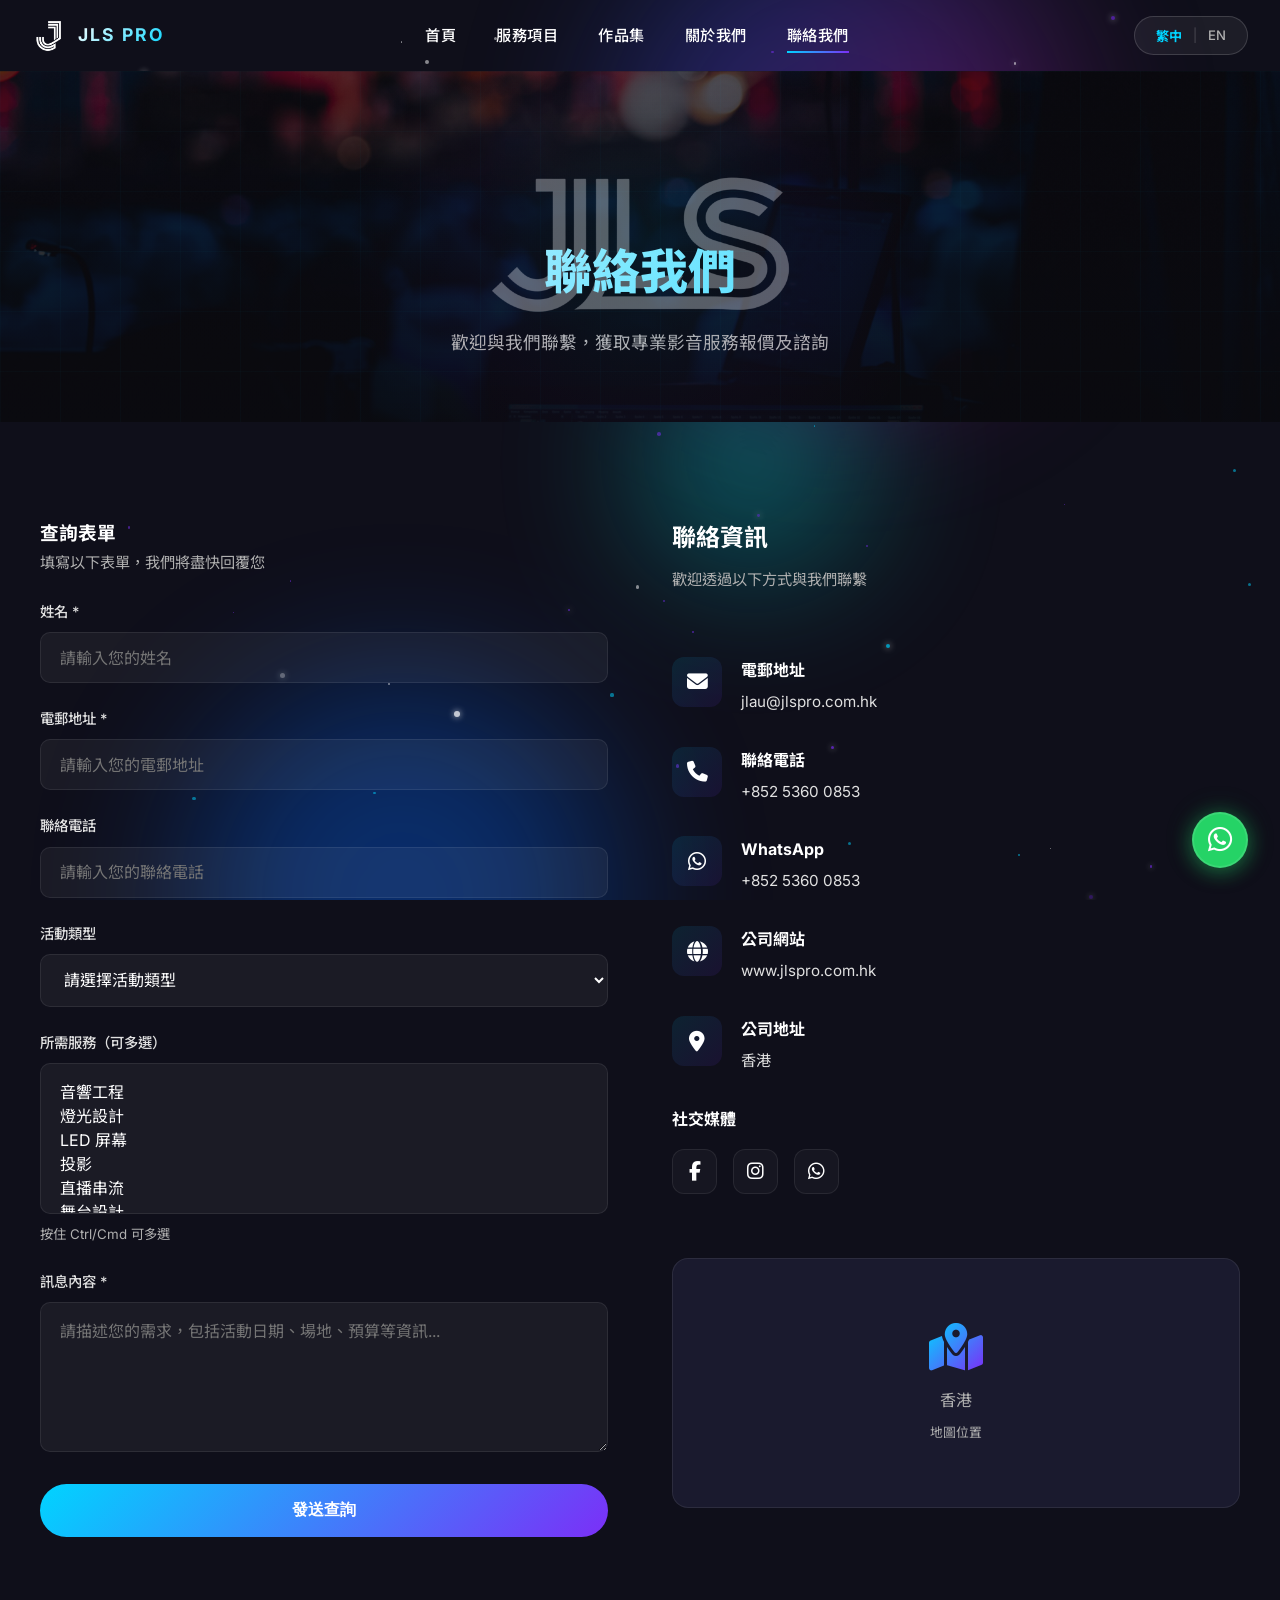
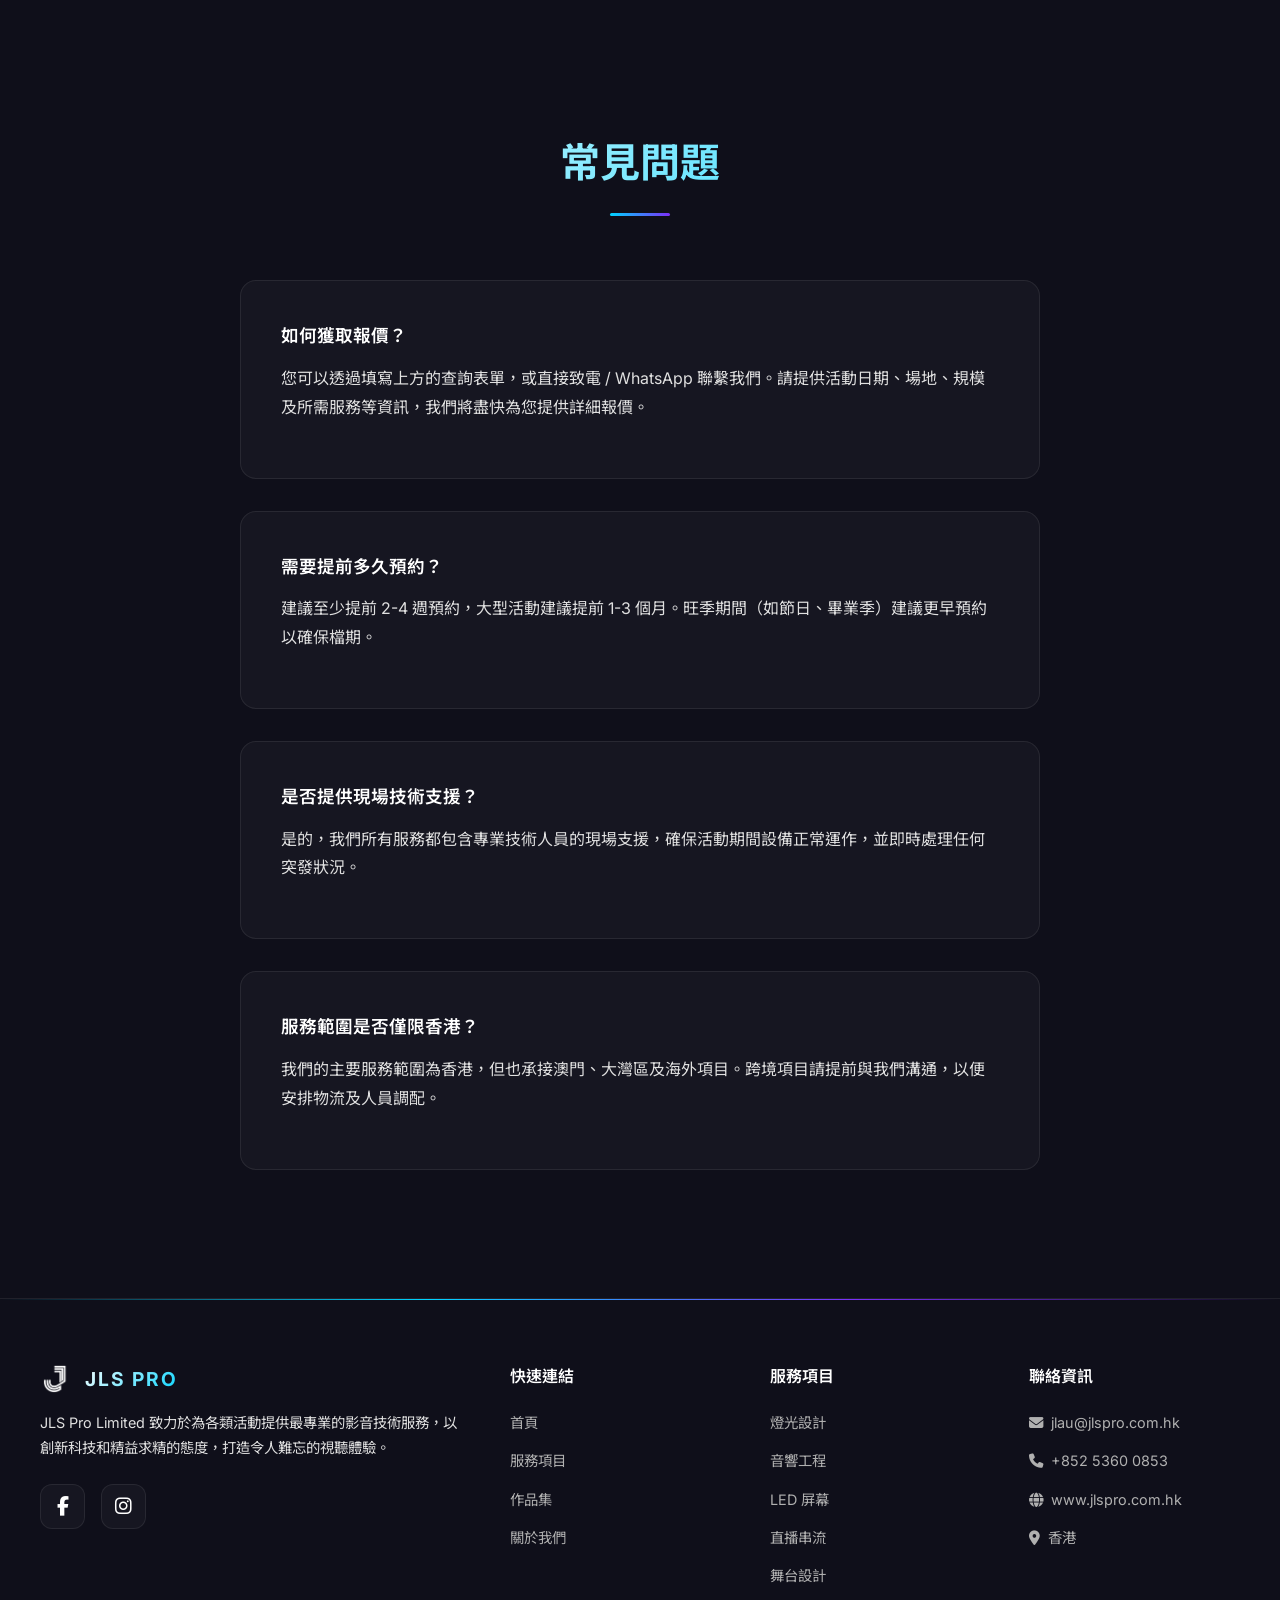
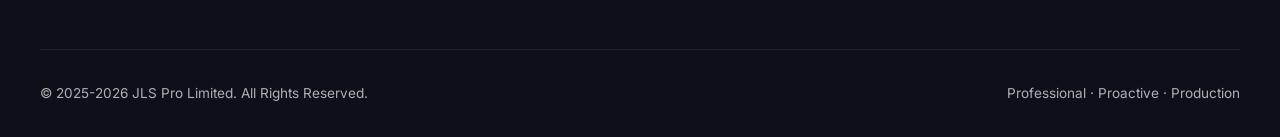
<file: contact.html>
<!DOCTYPE html>
<html lang="zh-Hant">
<head>
    <meta charset="UTF-8">
    <meta name="viewport" content="width=device-width, initial-scale=1.0">
    <title>聯絡我們 | JLS Pro Limited</title>
    <meta name="description" content="聯繫 JLS Pro Limited，獲取專業影音服務報價及諮詢。">
    <link rel="icon" type="image/png" href="assets/images/Jb.png">
    <link href="https://fonts.googleapis.com/css2?family=Inter:wght@300;400;500;600;700;800&family=Noto+Sans+TC:wght@300;400;500;700&display=swap" rel="stylesheet">
    <link rel="stylesheet" href="https://cdnjs.cloudflare.com/ajax/libs/font-awesome/6.5.0/css/all.min.css">
    <link rel="stylesheet" href="assets/css/style.css">
</head>
<body>

    <!-- Page Background Effects -->
    <div class="page-bg-effects">
        <div class="glow-orb glow-orb-1"></div>
        <div class="glow-orb glow-orb-2"></div>
        <div class="glow-orb glow-orb-3"></div>
        <div class="page-particles"></div>
    </div>
    <!-- Navigation -->
    <nav class="navbar scrolled">
        <div class="nav-container">
            <a href="index.html" class="nav-logo">
                <img src="assets/images/Jb.png" alt="JLS Pro">
                <span class="nav-logo-text">JLS PRO</span>
            </a>
            <ul class="nav-links">
                <li><a href="index.html" data-zh="首頁" data-en="Home">首頁</a></li>
                <li><a href="services.html" data-zh="服務項目" data-en="Services">服務項目</a></li>
                <li><a href="portfolio.html" data-zh="作品集" data-en="Portfolio">作品集</a></li>
                <li><a href="about.html" data-zh="關於我們" data-en="About">關於我們</a></li>
                <li><a href="contact.html" class="active" data-zh="聯絡我們" data-en="Contact">聯絡我們</a></li>
            </ul>
            <button id="lang-toggle" class="lang-toggle" aria-label="Switch Language">
                <span class="lang-opt-zh active">繁中</span>
                <span class="lang-separator">|</span>
                <span class="lang-opt-en">EN</span>
            </button>
            <div class="mobile-toggle">
                <span></span>
                <span></span>
                <span></span>
            </div>
        </div>
    </nav>

    <!-- Page Header -->
    <section class="page-header" style="background-image: linear-gradient(180deg, rgba(10,10,15,0.7) 0%, rgba(10,10,15,0.95) 100%), url('assets/images/photos/event-production-setup.jpg'); background-size: cover; background-position: center;">
        <img src="assets/images/JLSw.png" alt="" class="page-brand-watermark">
        <h1 data-zh="聯絡我們" data-en="Contact Us">聯絡我們</h1>
        <p data-zh="歡迎與我們聯繫，獲取專業影音服務報價及諮詢" data-en="Get in touch for professional AV service quotations and consultations">歡迎與我們聯繫，獲取專業影音服務報價及諮詢</p>
    </section>

    <!-- Contact Section -->
    <section class="section section-dark">
        <div class="container">
            <div class="contact-grid">
                <!-- Contact Form -->
                <div class="contact-form-wrapper animate-on-scroll">
                    <h3 data-zh="查詢表單" data-en="Enquiry Form">查詢表單</h3>
                    <p style="color: var(--text-gray); margin-bottom: 1.5rem; font-size: 0.95rem;" data-zh="填寫以下表單，我們將盡快回覆您" data-en="Fill in the form below and we will get back to you shortly">填寫以下表單，我們將盡快回覆您</p>
                    <form id="contact-form" onsubmit="handleFormSubmit(event)">
                        <div class="form-group">
                            <label for="name" data-zh="姓名 *" data-en="Name *">姓名 *</label>
                            <input type="text" id="name" name="name" data-zh-placeholder="請輸入您的姓名" data-en-placeholder="Enter your name" placeholder="請輸入您的姓名" required>
                        </div>
                        <div class="form-group">
                            <label for="email" data-zh="電郵地址 *" data-en="Email Address *">電郵地址 *</label>
                            <input type="email" id="email" name="email" data-zh-placeholder="請輸入您的電郵地址" data-en-placeholder="Enter your email address" placeholder="請輸入您的電郵地址" required>
                        </div>
                        <div class="form-group">
                            <label for="phone" data-zh="聯絡電話" data-en="Phone Number">聯絡電話</label>
                            <input type="tel" id="phone" name="phone" data-zh-placeholder="請輸入您的聯絡電話" data-en-placeholder="Enter your phone number" placeholder="請輸入您的聯絡電話">
                        </div>
                        <div class="form-group">
                            <label for="event-type" data-zh="活動類型" data-en="Event Type">活動類型</label>
                            <select id="event-type" name="event-type">
                                <option value="" data-zh="請選擇活動類型" data-en="Select an event type">請選擇活動類型</option>
                                <option value="corporate" data-zh="企業活動" data-en="Corporate Event">企業活動</option>
                                <option value="concert" data-zh="演唱會 / 音樂節" data-en="Concert / Music Festival">演唱會 / 音樂節</option>
                                <option value="exhibition" data-zh="展覽" data-en="Exhibition">展覽</option>
                                <option value="launch" data-zh="發佈會" data-en="Product Launch">發佈會</option>
                                <option value="wedding" data-zh="婚禮" data-en="Wedding">婚禮</option>
                                <option value="livestream" data-zh="線上直播" data-en="Online Livestream">線上直播</option>
                                <option value="conference" data-zh="會議 / 研討會" data-en="Conference / Seminar">會議 / 研討會</option>
                                <option value="gala" data-zh="晚宴 / 頒獎典禮" data-en="Gala / Awards Ceremony">晚宴 / 頒獎典禮</option>
                                <option value="other" data-zh="其他" data-en="Other">其他</option>
                            </select>
                        </div>
                        <div class="form-group">
                            <label for="service" data-zh="所需服務（可多選）" data-en="Required Services (multiple)">所需服務（可多選）</label>
                            <select id="service" name="service" multiple size="5" style="min-height: 140px;">
                                <option value="sound" data-zh="音響工程" data-en="Sound Engineering">音響工程</option>
                                <option value="lighting" data-zh="燈光設計" data-en="Lighting Design">燈光設計</option>
                                <option value="led" data-zh="LED 屏幕" data-en="LED Screens">LED 屏幕</option>
                                <option value="projection" data-zh="投影" data-en="Projection">投影</option>
                                <option value="streaming" data-zh="直播串流" data-en="Live Streaming">直播串流</option>
                                <option value="stage" data-zh="舞台設計" data-en="Stage Design">舞台設計</option>
                                <option value="vj" data-zh="VJ / 視覺效果" data-en="VJ / Visual Effects">VJ / 視覺效果</option>
                                <option value="video" data-zh="錄影拍攝" data-en="Video Production">錄影拍攝</option>
                                <option value="av-engineering" data-zh="影音工程" data-en="AV Engineering">影音工程</option>
                                <option value="event" data-zh="活動統籌" data-en="Event Management">活動統籌</option>
                                <option value="other" data-zh="其他" data-en="Other">其他</option>
                            </select>
                            <small style="color: var(--text-gray); margin-top: 0.3rem; display: block;" data-zh="按住 Ctrl/Cmd 可多選" data-en="Hold Ctrl/Cmd to select multiple">按住 Ctrl/Cmd 可多選</small>
                        </div>
                        <div class="form-group">
                            <label for="message" data-zh="訊息內容 *" data-en="Message *">訊息內容 *</label>
                            <textarea id="message" name="message" data-zh-placeholder="請描述您的需求，包括活動日期、場地、預算等資訊..." data-en-placeholder="Please describe your requirements, including event date, venue, budget, etc..." placeholder="請描述您的需求，包括活動日期、場地、預算等資訊..." required></textarea>
                        </div>
                        <button type="submit" class="btn-primary" style="width: 100%; padding: 1rem;" data-zh="發送查詢" data-en="Send Enquiry">發送查詢</button>
                    </form>
                </div>
                <!-- Contact Info -->
                <div class="contact-info animate-on-scroll">
                    <div>
                        <h3 style="font-size: 1.5rem; margin-bottom: 0.5rem;" data-zh="聯絡資訊" data-en="Contact Information">聯絡資訊</h3>
                        <p style="color: var(--text-gray); margin-bottom: 2rem; font-size: 0.95rem;" data-zh="歡迎透過以下方式與我們聯繫" data-en="Feel free to reach us through the following channels">歡迎透過以下方式與我們聯繫</p>
                    </div>
                    <div class="contact-info-item">
                        <div class="contact-info-icon"><i class="fas fa-envelope"></i></div>
                        <div>
                            <h4 data-zh="電郵地址" data-en="Email">電郵地址</h4>
                            <p><a href="mailto:jlau@jlspro.com.hk" style="color: inherit;">jlau@jlspro.com.hk</a></p>
                        </div>
                    </div>
                    <div class="contact-info-item">
                        <div class="contact-info-icon"><i class="fas fa-phone"></i></div>
                        <div>
                            <h4 data-zh="聯絡電話" data-en="Phone">聯絡電話</h4>
                            <p>+852 5360 0853</p>
                        </div>
                    </div>
                    <div class="contact-info-item">
                        <div class="contact-info-icon"><i class="fab fa-whatsapp"></i></div>
                        <div>
                            <h4>WhatsApp</h4>
                            <p>+852 5360 0853</p>
                        </div>
                    </div>
                    <div class="contact-info-item">
                        <div class="contact-info-icon"><i class="fas fa-globe"></i></div>
                        <div>
                            <h4 data-zh="公司網站" data-en="Website">公司網站</h4>
                            <p><a href="https://www.jlspro.com.hk" target="_blank" style="color: inherit;">www.jlspro.com.hk</a></p>
                        </div>
                    </div>
                    <div class="contact-info-item">
                        <div class="contact-info-icon"><i class="fas fa-map-marker-alt"></i></div>
                        <div>
                            <h4 data-zh="公司地址" data-en="Address">公司地址</h4>
                            <p data-zh="香港" data-en="Hong Kong">香港</p>
                        </div>
                    </div>

                    <!-- Social Links -->
                    <div>
                        <h4 style="margin-bottom: 0.8rem;" data-zh="社交媒體" data-en="Social Media">社交媒體</h4>
                        <div class="social-links">
                            <a href="https://www.facebook.com/profile.php?id=61583541550779" target="_blank" class="social-link"><i class="fab fa-facebook-f"></i></a>
                            <a href="#" class="social-link"><i class="fab fa-instagram"></i></a>
                            <a href="#" class="social-link"><i class="fab fa-whatsapp"></i></a>
                        </div>
                    </div>
                    <!-- Map Placeholder -->
                    <div class="contact-map">
                        <div style="text-align: center; color: var(--text-gray);">
                            <i class="fas fa-map-marked-alt" style="font-size: 3rem; margin-bottom: 1rem; display: block; background: linear-gradient(135deg, var(--accent-blue), var(--accent-purple)); -webkit-background-clip: text; -webkit-text-fill-color: transparent;"></i>
                            <p data-zh="香港" data-en="Hong Kong">香港</p>
                            <p style="font-size: 0.8rem; margin-top: 0.5rem;" data-zh="地圖位置" data-en="Map Location">地圖位置</p>
                        </div>
                    </div>
                </div>
            </div>
        </div>
    </section>

    <!-- FAQ Section -->
    <section class="section section-darker">
        <div class="container">
            <div class="section-header animate-on-scroll">
                <h2 data-zh="常見問題" data-en="Frequently Asked Questions">常見問題</h2>
                <div class="section-divider"></div>
            </div>
            <div style="max-width: 800px; margin: 0 auto;">
                <div class="service-detail-card animate-on-scroll" style="grid-template-columns: 1fr; cursor: pointer;">
                    <div class="service-detail-content">
                        <h3 style="font-size: 1.1rem;" data-zh="如何獲取報價？" data-en="How can I get a quote?">如何獲取報價？</h3>
                        <p data-zh="您可以透過填寫上方的查詢表單，或直接致電 / WhatsApp 聯繫我們。請提供活動日期、場地、規模及所需服務等資訊，我們將盡快為您提供詳細報價。" data-en="You can fill in the enquiry form above, or contact us directly via phone / WhatsApp. Please provide details such as event date, venue, scale, and required services, and we will provide a detailed quote as soon as possible.">您可以透過填寫上方的查詢表單，或直接致電 / WhatsApp 聯繫我們。請提供活動日期、場地、規模及所需服務等資訊，我們將盡快為您提供詳細報價。</p>
                    </div>
                </div>
                <div class="service-detail-card animate-on-scroll" style="grid-template-columns: 1fr; cursor: pointer;">
                    <div class="service-detail-content">
                        <h3 style="font-size: 1.1rem;" data-zh="需要提前多久預約？" data-en="How far in advance should I book?">需要提前多久預約？</h3>
                        <p data-zh="建議至少提前 2-4 週預約，大型活動建議提前 1-3 個月。旺季期間（如節日、畢業季）建議更早預約以確保檔期。" data-en="We recommend booking at least 2–4 weeks in advance; for large-scale events, 1–3 months is advisable. During peak seasons (holidays, graduation periods), earlier booking is recommended to secure availability.">建議至少提前 2-4 週預約，大型活動建議提前 1-3 個月。旺季期間（如節日、畢業季）建議更早預約以確保檔期。</p>
                    </div>
                </div>
                <div class="service-detail-card animate-on-scroll" style="grid-template-columns: 1fr; cursor: pointer;">
                    <div class="service-detail-content">
                        <h3 style="font-size: 1.1rem;" data-zh="是否提供現場技術支援？" data-en="Do you provide on-site technical support?">是否提供現場技術支援？</h3>
                        <p data-zh="是的，我們所有服務都包含專業技術人員的現場支援，確保活動期間設備正常運作，並即時處理任何突發狀況。" data-en="Yes, all our services include on-site support from professional technicians, ensuring equipment operates smoothly throughout the event and any issues are resolved immediately.">是的，我們所有服務都包含專業技術人員的現場支援，確保活動期間設備正常運作，並即時處理任何突發狀況。</p>
                    </div>
                </div>
                <div class="service-detail-card animate-on-scroll" style="grid-template-columns: 1fr; cursor: pointer;">
                    <div class="service-detail-content">
                        <h3 style="font-size: 1.1rem;" data-zh="服務範圍是否僅限香港？" data-en="Is your service area limited to Hong Kong?">服務範圍是否僅限香港？</h3>
                        <p data-zh="我們的主要服務範圍為香港，但也承接澳門、大灣區及海外項目。跨境項目請提前與我們溝通，以便安排物流及人員調配。" data-en="Our primary service area is Hong Kong, but we also undertake projects in Macau, the Greater Bay Area, and overseas. For cross-border projects, please contact us in advance so we can arrange logistics and crew deployment.">我們的主要服務範圍為香港，但也承接澳門、大灣區及海外項目。跨境項目請提前與我們溝通，以便安排物流及人員調配。</p>
                    </div>
                </div>
            </div>
        </div>
    </section>

    <!-- WhatsApp Floating Button -->
    <div class="whatsapp-float">
        <span class="whatsapp-tooltip" data-zh="WhatsApp 聯繫我們" data-en="Chat with us on WhatsApp">WhatsApp 聯繫我們</span>
        <a href="https://wa.me/85253600853" target="_blank" rel="noopener noreferrer" aria-label="WhatsApp">
            <i class="fab fa-whatsapp"></i>
        </a>
    </div>

    <!-- Footer -->
    <footer class="footer">
        <div class="footer-grid">
            <div class="footer-brand">
                <div class="footer-brand-header">
                    <img src="assets/images/Jb.png" alt="JLS Pro">
                    <span class="footer-brand-name">JLS PRO</span>
                </div>
                <p data-zh="JLS Pro Limited 致力於為各類活動提供最專業的影音技術服務，以創新科技和精益求精的態度，打造令人難忘的視聽體驗。" data-en="JLS Pro Limited is dedicated to providing professional audio visual technical services for all types of events, delivering unforgettable experiences through innovative technology and relentless pursuit of excellence.">JLS Pro Limited 致力於為各類活動提供最專業的影音技術服務，以創新科技和精益求精的態度，打造令人難忘的視聽體驗。</p>
                <div class="social-links" style="margin-top: 1.5rem;">
                    <a href="https://www.facebook.com/profile.php?id=61583541550779" target="_blank" class="social-link"><i class="fab fa-facebook-f"></i></a>
                    <a href="#" class="social-link"><i class="fab fa-instagram"></i></a>
                </div>
            </div>
            <div class="footer-col">
                <h4 data-zh="快速連結" data-en="Quick Links">快速連結</h4>
                <ul>
                    <li><a href="index.html" data-zh="首頁" data-en="Home">首頁</a></li>
                    <li><a href="services.html" data-zh="服務項目" data-en="Services">服務項目</a></li>
                    <li><a href="portfolio.html" data-zh="作品集" data-en="Portfolio">作品集</a></li>
                    <li><a href="about.html" data-zh="關於我們" data-en="About">關於我們</a></li>
                </ul>
            </div>
            <div class="footer-col">
                <h4 data-zh="服務項目" data-en="Services">服務項目</h4>
                <ul>
                    <li><a href="services.html" data-zh="燈光設計" data-en="Lighting Design">燈光設計</a></li>
                    <li><a href="services.html" data-zh="音響工程" data-en="Sound Engineering">音響工程</a></li>
                    <li><a href="services.html" data-zh="LED 屏幕" data-en="LED Screens">LED 屏幕</a></li>
                    <li><a href="services.html" data-zh="直播串流" data-en="Live Streaming">直播串流</a></li>
                    <li><a href="services.html" data-zh="舞台設計" data-en="Stage Design">舞台設計</a></li>
                </ul>
            </div>
            <div class="footer-col">
                <h4 data-zh="聯絡資訊" data-en="Contact Info">聯絡資訊</h4>
                <ul>
                    <li><a href="mailto:jlau@jlspro.com.hk" data-zh-html="<i class='fas fa-envelope' style='margin-right: 8px;'></i>jlau@jlspro.com.hk" data-en-html="<i class='fas fa-envelope' style='margin-right: 8px;'></i>jlau@jlspro.com.hk"><i class="fas fa-envelope" style="margin-right: 8px;"></i>jlau@jlspro.com.hk</a></li>
                    <li><a href="tel:+85253600853" data-zh-html="<i class='fas fa-phone' style='margin-right: 8px;'></i>+852 5360 0853" data-en-html="<i class='fas fa-phone' style='margin-right: 8px;'></i>+852 5360 0853"><i class="fas fa-phone" style="margin-right: 8px;"></i>+852 5360 0853</a></li>
                    <li><a href="https://www.jlspro.com.hk" target="_blank" data-zh-html="<i class='fas fa-globe' style='margin-right: 8px;'></i>www.jlspro.com.hk" data-en-html="<i class='fas fa-globe' style='margin-right: 8px;'></i>www.jlspro.com.hk"><i class="fas fa-globe" style="margin-right: 8px;"></i>www.jlspro.com.hk</a></li>
                    <li><a href="contact.html" data-zh-html="<i class='fas fa-map-marker-alt' style='margin-right: 8px;'></i>香港" data-en-html="<i class='fas fa-map-marker-alt' style='margin-right: 8px;'></i>Hong Kong"><i class="fas fa-map-marker-alt" style="margin-right: 8px;"></i>香港</a></li>
                </ul>
            </div>
        </div>
        <div class="footer-bottom">
            <p>&copy; 2025-2026 JLS Pro Limited. All Rights Reserved.</p>
            <p>Professional · Proactive · Production</p>
        </div>
    </footer>

    <script src="assets/js/main.js"></script>
    <script src="assets/js/lang.js"></script>
</body>
</html>
</file>
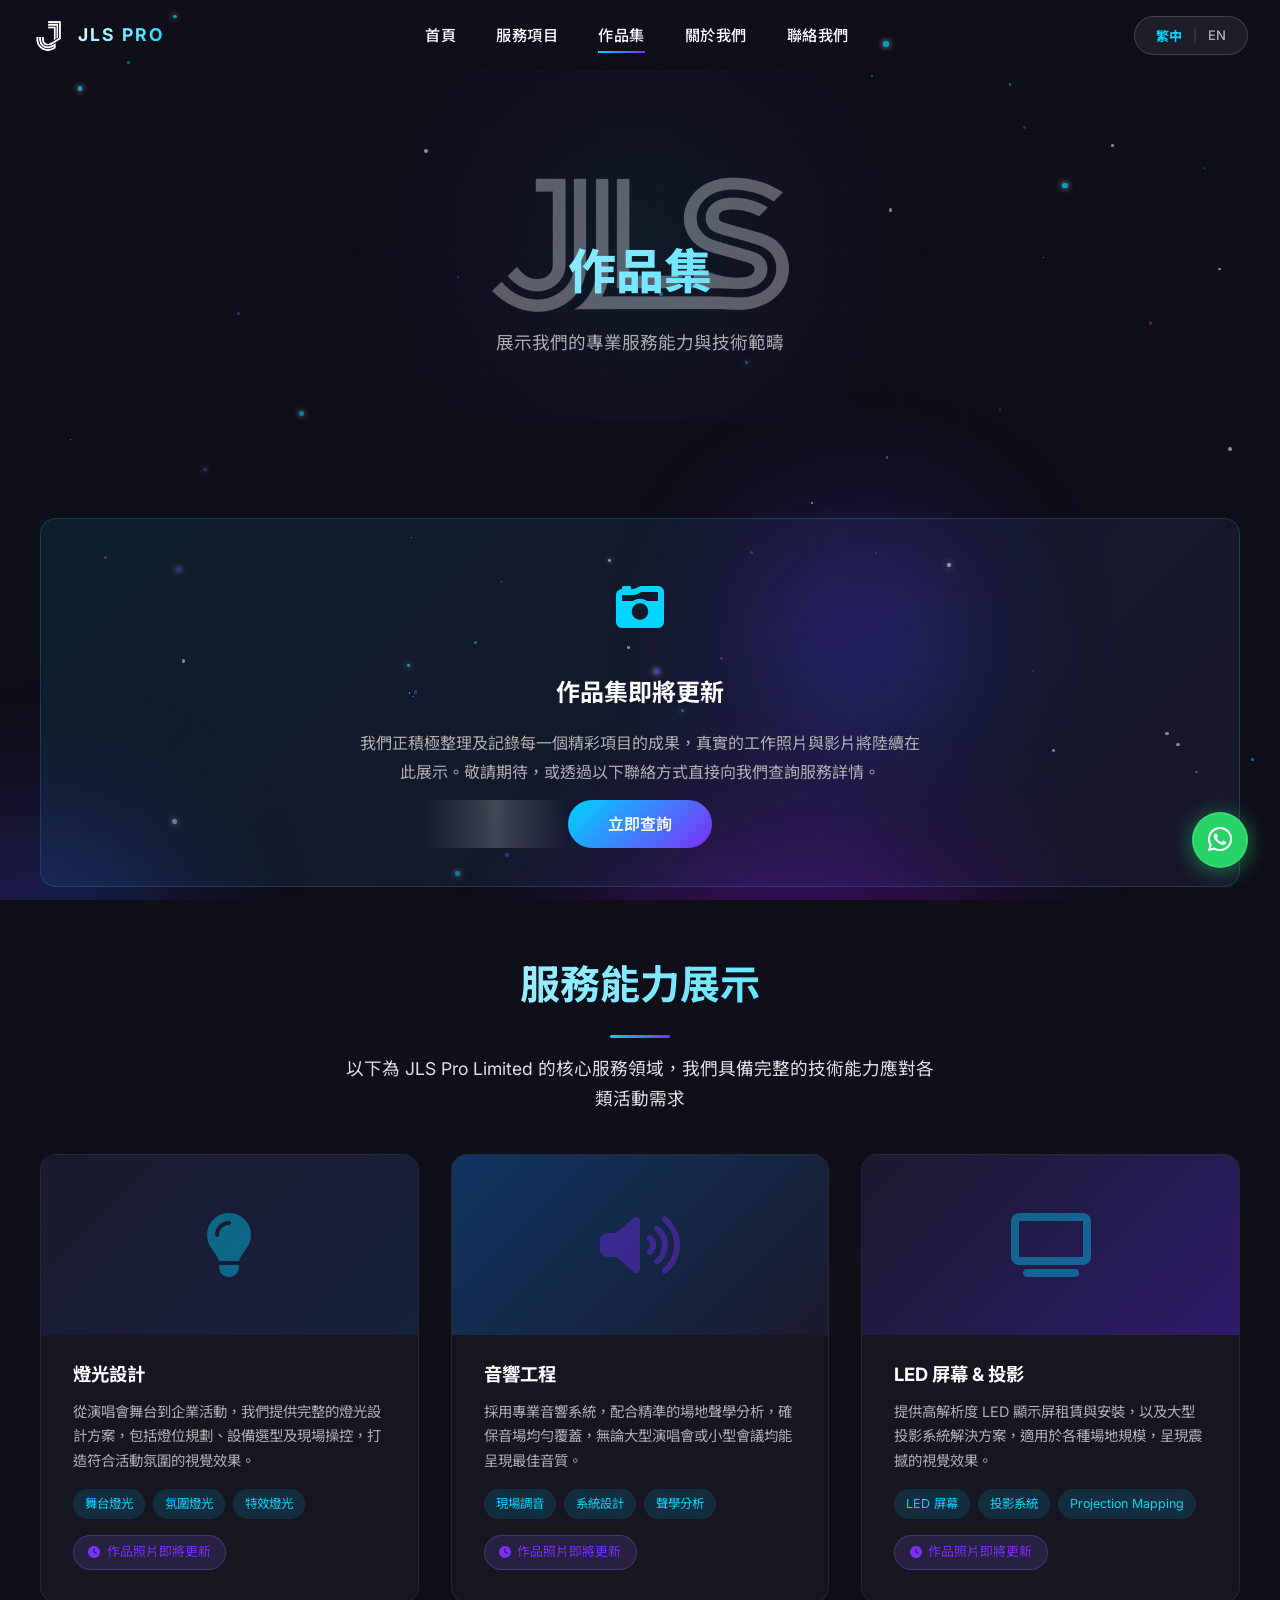
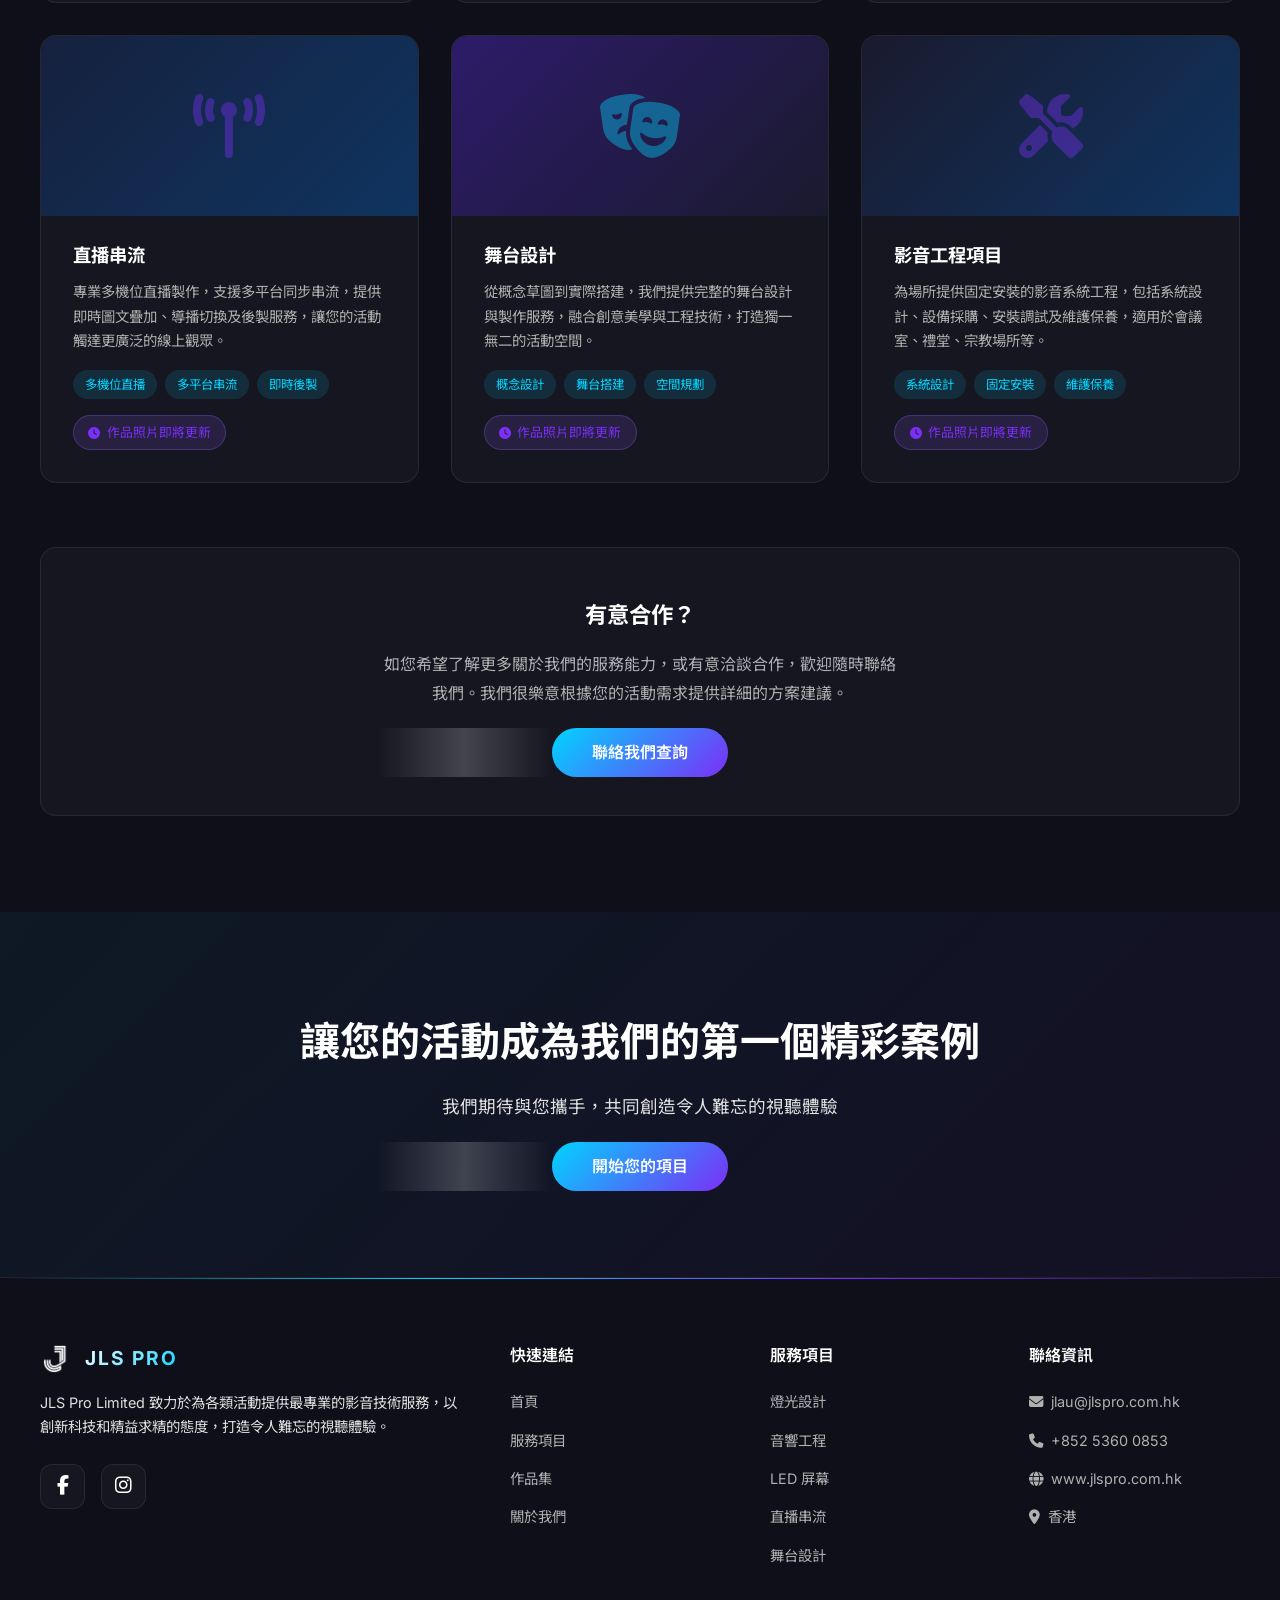
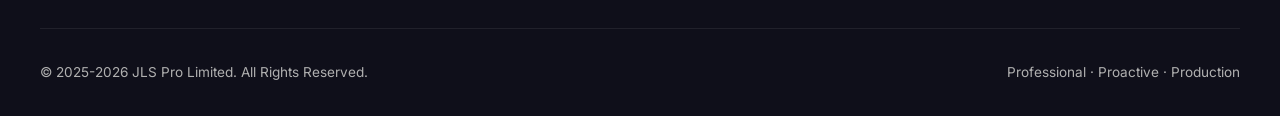
<file: portfolio.html>
<!DOCTYPE html>
<html lang="zh-Hant">
<head>
    <meta charset="UTF-8">
    <meta name="viewport" content="width=device-width, initial-scale=1.0">
    <title>作品集 | JLS Pro Limited</title>
    <meta name="description" content="JLS Pro Limited 作品集 — 展示我們在燈光設計、音響工程、LED 屏幕、直播串流及舞台設計等領域的專業服務能力。">
    <link rel="icon" type="image/png" href="assets/images/Jb.png">
    <link href="https://fonts.googleapis.com/css2?family=Inter:wght@300;400;500;600;700;800&family=Noto+Sans+TC:wght@300;400;500;700&display=swap" rel="stylesheet">
    <link rel="stylesheet" href="https://cdnjs.cloudflare.com/ajax/libs/font-awesome/6.5.0/css/all.min.css">
    <link rel="stylesheet" href="assets/css/style.css">
    <style>
        .coming-soon-banner {
            background: linear-gradient(135deg, rgba(0, 212, 255, 0.08), rgba(139, 92, 246, 0.08));
            border: 1px solid rgba(0, 212, 255, 0.2);
            border-radius: 16px;
            padding: 3rem 2rem;
            text-align: center;
            margin-bottom: 4rem;
        }
        .coming-soon-banner .banner-icon {
            font-size: 3rem;
            color: var(--accent-blue);
            margin-bottom: 1.5rem;
            display: block;
        }
        .coming-soon-banner h3 {
            font-size: 1.5rem;
            margin-bottom: 1rem;
            color: var(--text-white);
        }
        .coming-soon-banner p {
            color: var(--text-gray);
            max-width: 560px;
            margin: 0 auto 1.5rem;
            line-height: 1.8;
        }
        .capability-section-grid {
            display: grid;
            grid-template-columns: repeat(auto-fit, minmax(280px, 1fr));
            gap: 2rem;
        }
        @media (max-width: 768px) {
            .capability-section-grid {
                grid-template-columns: 1fr;
                gap: 1.5rem;
            }
            .capability-card-visual {
                height: 140px;
            }
            .capability-card-body {
                padding: 1.2rem 1.5rem 1.5rem;
            }
        }
        .capability-card {
            background: var(--card-bg);
            border: 1px solid var(--card-border);
            border-radius: 16px;
            overflow: hidden;
            transition: var(--transition-smooth);
        }
        .capability-card:hover {
            border-color: rgba(0, 212, 255, 0.3);
            transform: translateY(-6px);
            box-shadow: 0 16px 48px rgba(0, 212, 255, 0.1);
        }
        .capability-card-visual {
            height: 180px;
            display: flex;
            align-items: center;
            justify-content: center;
            position: relative;
        }
        .capability-card-visual i {
            font-size: 4rem;
            opacity: 0.4;
            transition: var(--transition-smooth);
        }
        .capability-card:hover .capability-card-visual i {
            opacity: 0.7;
            transform: scale(1.1);
        }
        .capability-card-body {
            padding: 1.5rem 2rem 2rem;
        }
        .capability-card-body h3 {
            font-size: 1.15rem;
            margin-bottom: 0.6rem;
            color: var(--text-white);
        }
        .capability-card-body p {
            font-size: 0.9rem;
            color: var(--text-gray);
            line-height: 1.7;
            margin-bottom: 1rem;
        }
        .capability-tags {
            display: flex;
            gap: 0.5rem;
            flex-wrap: wrap;
        }
        .capability-tag {
            padding: 0.25rem 0.75rem;
            background: rgba(0, 212, 255, 0.12);
            border-radius: 20px;
            font-size: 0.78rem;
            color: var(--accent-blue);
        }
        .placeholder-badge {
            display: inline-flex;
            align-items: center;
            gap: 0.4rem;
            padding: 0.35rem 0.9rem;
            background: rgba(139, 92, 246, 0.15);
            border: 1px solid rgba(139, 92, 246, 0.3);
            border-radius: 20px;
            font-size: 0.8rem;
            color: var(--accent-purple);
            margin-top: 1rem;
        }
        .placeholder-badge i {
            font-size: 0.75rem;
        }
        .submit-work-section {
            background: var(--card-bg);
            border: 1px solid var(--card-border);
            border-radius: 16px;
            padding: 3rem 2rem;
            text-align: center;
            margin-top: 4rem;
        }
        .submit-work-section h3 {
            font-size: 1.4rem;
            margin-bottom: 1rem;
        }
        .submit-work-section p {
            color: var(--text-gray);
            max-width: 520px;
            margin: 0 auto 2rem;
            line-height: 1.8;
        }
    </style>
</head>
<body>

    <!-- Page Background Effects -->
    <div class="page-bg-effects">
        <div class="glow-orb glow-orb-1"></div>
        <div class="glow-orb glow-orb-2"></div>
        <div class="glow-orb glow-orb-3"></div>
        <div class="page-particles"></div>
    </div>
    <!-- Navigation -->
    <nav class="navbar scrolled">
        <div class="nav-container">
            <a href="index.html" class="nav-logo">
                <img src="assets/images/Jb.png" alt="JLS Pro">
                <span class="nav-logo-text">JLS PRO</span>
            </a>
            <ul class="nav-links">
                <li><a href="index.html" data-zh="首頁" data-en="Home">首頁</a></li>
                <li><a href="services.html" data-zh="服務項目" data-en="Services">服務項目</a></li>
                <li><a href="portfolio.html" class="active" data-zh="作品集" data-en="Portfolio">作品集</a></li>
                <li><a href="about.html" data-zh="關於我們" data-en="About">關於我們</a></li>
                <li><a href="contact.html" data-zh="聯絡我們" data-en="Contact">聯絡我們</a></li>
            </ul>
            <button id="lang-toggle" class="lang-toggle" aria-label="Switch Language">
                <span class="lang-opt-zh active">繁中</span>
                <span class="lang-separator">|</span>
                <span class="lang-opt-en">EN</span>
            </button>
            <div class="mobile-toggle">
                <span></span>
                <span></span>
                <span></span>
            </div>
        </div>
    </nav>

    <!-- Page Header -->
    <section class="page-header">
        <img src="assets/images/JLSw.png" alt="" class="page-brand-watermark">
        <h1 data-zh="作品集" data-en="Portfolio">作品集</h1>
        <p data-zh="展示我們的專業服務能力與技術範疇" data-en="Showcasing our professional capabilities and technical expertise">展示我們的專業服務能力與技術範疇</p>
    </section>

    <!-- Portfolio Section -->
    <section class="section section-dark">
        <div class="container">

            <!-- Coming Soon Banner -->
            <div class="coming-soon-banner animate-on-scroll">
                <span class="banner-icon"><i class="fas fa-camera-retro"></i></span>
                <h3 data-zh="作品集即將更新" data-en="Portfolio Coming Soon">作品集即將更新</h3>
                <p data-zh="我們正積極整理及記錄每一個精彩項目的成果，真實的工作照片與影片將陸續在此展示。敬請期待，或透過以下聯絡方式直接向我們查詢服務詳情。" data-en="We are actively compiling and documenting the results of every outstanding project. Real work photos and videos will be showcased here progressively. Stay tuned, or contact us directly for service details.">我們正積極整理及記錄每一個精彩項目的成果，真實的工作照片與影片將陸續在此展示。敬請期待，或透過以下聯絡方式直接向我們查詢服務詳情。</p>
                <a href="contact.html" class="btn-primary" data-zh="立即查詢" data-en="Enquire Now">立即查詢</a>
            </div>

            <!-- Capability Showcase -->
            <div class="section-header animate-on-scroll" style="margin-bottom: 2.5rem;">
                <h2 data-zh="服務能力展示" data-en="Service Capabilities">服務能力展示</h2>
                <div class="section-divider"></div>
                <p data-zh="以下為 JLS Pro Limited 的核心服務領域，我們具備完整的技術能力應對各類活動需求" data-en="Below are JLS Pro Limited's core service areas — we possess comprehensive technical capabilities to meet all event requirements">以下為 JLS Pro Limited 的核心服務領域，我們具備完整的技術能力應對各類活動需求</p>
            </div>

            <div class="capability-section-grid">

                <!-- Lighting -->
                <div class="capability-card animate-on-scroll stagger-1">
                    <div class="capability-card-visual" style="background: linear-gradient(135deg, #1a1a2e, #16213e);">
                        <i class="fas fa-lightbulb" style="color: var(--accent-blue);"></i>
                    </div>
                    <div class="capability-card-body">
                        <h3 data-zh="燈光設計" data-en="Lighting Design">燈光設計</h3>
                        <p data-zh="從演唱會舞台到企業活動，我們提供完整的燈光設計方案，包括燈位規劃、設備選型及現場操控，打造符合活動氛圍的視覺效果。" data-en="From concert stages to corporate events, we deliver complete lighting design solutions including fixture plotting, equipment selection, and live operation to create visual effects that match your event's atmosphere.">從演唱會舞台到企業活動，我們提供完整的燈光設計方案，包括燈位規劃、設備選型及現場操控，打造符合活動氛圍的視覺效果。</p>
                        <div class="capability-tags">
                            <span class="capability-tag" data-zh="舞台燈光" data-en="Stage Lighting">舞台燈光</span>
                            <span class="capability-tag" data-zh="氛圍燈光" data-en="Ambient Lighting">氛圍燈光</span>
                            <span class="capability-tag" data-zh="特效燈光" data-en="Effects Lighting">特效燈光</span>
                        </div>
                        <div class="placeholder-badge"><i class="fas fa-clock"></i> <span data-zh="作品照片即將更新" data-en="Photos coming soon">作品照片即將更新</span></div>
                    </div>
                </div>

                <!-- Audio -->
                <div class="capability-card animate-on-scroll stagger-2">
                    <div class="capability-card-visual" style="background: linear-gradient(135deg, #0f3460, #1a1a2e);">
                        <i class="fas fa-volume-up" style="color: var(--accent-purple);"></i>
                    </div>
                    <div class="capability-card-body">
                        <h3 data-zh="音響工程" data-en="Sound Engineering">音響工程</h3>
                        <p data-zh="採用專業音響系統，配合精準的場地聲學分析，確保音場均勻覆蓋，無論大型演唱會或小型會議均能呈現最佳音質。" data-en="Deploying professional sound systems with precise venue acoustic analysis to ensure even sound coverage, delivering optimal audio quality for both large concerts and intimate meetings.">採用專業音響系統，配合精準的場地聲學分析，確保音場均勻覆蓋，無論大型演唱會或小型會議均能呈現最佳音質。</p>
                        <div class="capability-tags">
                            <span class="capability-tag" data-zh="現場調音" data-en="Live Mixing">現場調音</span>
                            <span class="capability-tag" data-zh="系統設計" data-en="System Design">系統設計</span>
                            <span class="capability-tag" data-zh="聲學分析" data-en="Acoustic Analysis">聲學分析</span>
                        </div>
                        <div class="placeholder-badge"><i class="fas fa-clock"></i> <span data-zh="作品照片即將更新" data-en="Photos coming soon">作品照片即將更新</span></div>
                    </div>
                </div>

                <!-- LED & Projection -->
                <div class="capability-card animate-on-scroll stagger-3">
                    <div class="capability-card-visual" style="background: linear-gradient(135deg, #1a1a2e, #2d1b69);">
                        <i class="fas fa-tv" style="color: var(--accent-blue);"></i>
                    </div>
                    <div class="capability-card-body">
                        <h3 data-zh="LED 屏幕 & 投影" data-en="LED Screens & Projection">LED 屏幕 &amp; 投影</h3>
                        <p data-zh="提供高解析度 LED 顯示屏租賃與安裝，以及大型投影系統解決方案，適用於各種場地規模，呈現震撼的視覺效果。" data-en="Providing high-resolution LED screen rental and installation, along with large-scale projection system solutions suitable for venues of all sizes, delivering stunning visual impact.">提供高解析度 LED 顯示屏租賃與安裝，以及大型投影系統解決方案，適用於各種場地規模，呈現震撼的視覺效果。</p>
                        <div class="capability-tags">
                            <span class="capability-tag" data-zh="LED 屏幕" data-en="LED Screens">LED 屏幕</span>
                            <span class="capability-tag" data-zh="投影系統" data-en="Projection Systems">投影系統</span>
                            <span class="capability-tag">Projection Mapping</span>
                        </div>
                        <div class="placeholder-badge"><i class="fas fa-clock"></i> <span data-zh="作品照片即將更新" data-en="Photos coming soon">作品照片即將更新</span></div>
                    </div>
                </div>

                <!-- Live Streaming -->
                <div class="capability-card animate-on-scroll stagger-4">
                    <div class="capability-card-visual" style="background: linear-gradient(135deg, #16213e, #0f3460);">
                        <i class="fas fa-broadcast-tower" style="color: var(--accent-purple);"></i>
                    </div>
                    <div class="capability-card-body">
                        <h3 data-zh="直播串流" data-en="Live Streaming">直播串流</h3>
                        <p data-zh="專業多機位直播製作，支援多平台同步串流，提供即時圖文疊加、導播切換及後製服務，讓您的活動觸達更廣泛的線上觀眾。" data-en="Professional multi-camera live production supporting simultaneous multi-platform streaming, with real-time graphics overlay, vision mixing, and post-production services to reach a broader online audience.">專業多機位直播製作，支援多平台同步串流，提供即時圖文疊加、導播切換及後製服務，讓您的活動觸達更廣泛的線上觀眾。</p>
                        <div class="capability-tags">
                            <span class="capability-tag" data-zh="多機位直播" data-en="Multi-Camera Live">多機位直播</span>
                            <span class="capability-tag" data-zh="多平台串流" data-en="Multi-Platform">多平台串流</span>
                            <span class="capability-tag" data-zh="即時後製" data-en="Live Post-Production">即時後製</span>
                        </div>
                        <div class="placeholder-badge"><i class="fas fa-clock"></i> <span data-zh="作品照片即將更新" data-en="Photos coming soon">作品照片即將更新</span></div>
                    </div>
                </div>

                <!-- Stage Design -->
                <div class="capability-card animate-on-scroll stagger-5">
                    <div class="capability-card-visual" style="background: linear-gradient(135deg, #2d1b69, #1a1a2e);">
                        <i class="fas fa-theater-masks" style="color: var(--accent-blue);"></i>
                    </div>
                    <div class="capability-card-body">
                        <h3 data-zh="舞台設計" data-en="Stage Design">舞台設計</h3>
                        <p data-zh="從概念草圖到實際搭建，我們提供完整的舞台設計與製作服務，融合創意美學與工程技術，打造獨一無二的活動空間。" data-en="From concept sketches to physical construction, we provide complete stage design and fabrication services, blending creative aesthetics with engineering to create unique event spaces.">從概念草圖到實際搭建，我們提供完整的舞台設計與製作服務，融合創意美學與工程技術，打造獨一無二的活動空間。</p>
                        <div class="capability-tags">
                            <span class="capability-tag" data-zh="概念設計" data-en="Concept Design">概念設計</span>
                            <span class="capability-tag" data-zh="舞台搭建" data-en="Stage Construction">舞台搭建</span>
                            <span class="capability-tag" data-zh="空間規劃" data-en="Space Planning">空間規劃</span>
                        </div>
                        <div class="placeholder-badge"><i class="fas fa-clock"></i> <span data-zh="作品照片即將更新" data-en="Photos coming soon">作品照片即將更新</span></div>
                    </div>
                </div>

                <!-- AV Engineering -->
                <div class="capability-card animate-on-scroll stagger-6">
                    <div class="capability-card-visual" style="background: linear-gradient(135deg, #1a1a2e, #0f3460);">
                        <i class="fas fa-tools" style="color: var(--accent-purple);"></i>
                    </div>
                    <div class="capability-card-body">
                        <h3 data-zh="影音工程項目" data-en="AV Engineering">影音工程項目</h3>
                        <p data-zh="為場所提供固定安裝的影音系統工程，包括系統設計、設備採購、安裝調試及維護保養，適用於會議室、禮堂、宗教場所等。" data-en="Providing permanent AV system installations for venues, including system design, equipment procurement, commissioning, and maintenance for conference rooms, auditoriums, houses of worship, and more.">為場所提供固定安裝的影音系統工程，包括系統設計、設備採購、安裝調試及維護保養，適用於會議室、禮堂、宗教場所等。</p>
                        <div class="capability-tags">
                            <span class="capability-tag" data-zh="系統設計" data-en="System Design">系統設計</span>
                            <span class="capability-tag" data-zh="固定安裝" data-en="Fixed Installation">固定安裝</span>
                            <span class="capability-tag" data-zh="維護保養" data-en="Maintenance">維護保養</span>
                        </div>
                        <div class="placeholder-badge"><i class="fas fa-clock"></i> <span data-zh="作品照片即將更新" data-en="Photos coming soon">作品照片即將更新</span></div>
                    </div>
                </div>

            </div>

            <!-- Submit Work Invitation -->
            <div class="submit-work-section animate-on-scroll">
                <h3 data-zh="有意合作？" data-en="Interested in Working Together?">有意合作？</h3>
                <p data-zh="如您希望了解更多關於我們的服務能力，或有意洽談合作，歡迎隨時聯絡我們。我們很樂意根據您的活動需求提供詳細的方案建議。" data-en="If you would like to learn more about our service capabilities or discuss a potential collaboration, please feel free to contact us. We are happy to provide detailed proposals tailored to your event requirements.">如您希望了解更多關於我們的服務能力，或有意洽談合作，歡迎隨時聯絡我們。我們很樂意根據您的活動需求提供詳細的方案建議。</p>
                <a href="contact.html" class="btn-primary" data-zh="聯絡我們查詢" data-en="Contact Us">聯絡我們查詢</a>
            </div>

        </div>
    </section>

    <!-- CTA -->
    <section class="cta-section section-darker">
        <div class="container animate-on-scroll">
            <h2 data-zh="讓您的活動成為我們的第一個精彩案例" data-en="Let Your Event Be Our Next Showcase">讓您的活動成為我們的第一個精彩案例</h2>
            <p data-zh="我們期待與您攜手，共同創造令人難忘的視聽體驗" data-en="We look forward to partnering with you to create unforgettable audio visual experiences">我們期待與您攜手，共同創造令人難忘的視聽體驗</p>
            <a href="contact.html" class="btn-primary" data-zh="開始您的項目" data-en="Start Your Project">開始您的項目</a>
        </div>
    </section>

    <!-- WhatsApp Floating Button -->
    <div class="whatsapp-float">
        <span class="whatsapp-tooltip" data-zh="WhatsApp 聯繫我們" data-en="Chat with us on WhatsApp">WhatsApp 聯繫我們</span>
        <a href="https://wa.me/85253600853" target="_blank" rel="noopener noreferrer" aria-label="WhatsApp">
            <i class="fab fa-whatsapp"></i>
        </a>
    </div>

    <!-- Footer -->
    <footer class="footer">
        <div class="footer-grid">
            <div class="footer-brand">
                <div class="footer-brand-header"><img src="assets/images/Jb.png" alt="JLS Pro"><span class="footer-brand-name">JLS PRO</span></div>
                <p data-zh="JLS Pro Limited 致力於為各類活動提供最專業的影音技術服務，以創新科技和精益求精的態度，打造令人難忘的視聽體驗。" data-en="JLS Pro Limited is dedicated to providing professional audio visual technical services for all types of events, delivering unforgettable experiences through innovative technology and relentless pursuit of excellence.">JLS Pro Limited 致力於為各類活動提供最專業的影音技術服務，以創新科技和精益求精的態度，打造令人難忘的視聽體驗。</p>
                <div class="social-links" style="margin-top: 1.5rem;">
                    <a href="https://www.facebook.com/profile.php?id=61583541550779" target="_blank" class="social-link"><i class="fab fa-facebook-f"></i></a>
                    <a href="#" class="social-link"><i class="fab fa-instagram"></i></a>
                </div>
            </div>
            <div class="footer-col">
                <h4 data-zh="快速連結" data-en="Quick Links">快速連結</h4>
                <ul>
                    <li><a href="index.html" data-zh="首頁" data-en="Home">首頁</a></li>
                    <li><a href="services.html" data-zh="服務項目" data-en="Services">服務項目</a></li>
                    <li><a href="portfolio.html" data-zh="作品集" data-en="Portfolio">作品集</a></li>
                    <li><a href="about.html" data-zh="關於我們" data-en="About">關於我們</a></li>
                </ul>
            </div>
            <div class="footer-col">
                <h4 data-zh="服務項目" data-en="Services">服務項目</h4>
                <ul>
                    <li><a href="services.html" data-zh="燈光設計" data-en="Lighting Design">燈光設計</a></li>
                    <li><a href="services.html" data-zh="音響工程" data-en="Sound Engineering">音響工程</a></li>
                    <li><a href="services.html" data-zh="LED 屏幕" data-en="LED Screens">LED 屏幕</a></li>
                    <li><a href="services.html" data-zh="直播串流" data-en="Live Streaming">直播串流</a></li>
                    <li><a href="services.html" data-zh="舞台設計" data-en="Stage Design">舞台設計</a></li>
                </ul>
            </div>
            <div class="footer-col">
                <h4 data-zh="聯絡資訊" data-en="Contact Info">聯絡資訊</h4>
                <ul>
                    <li><a href="mailto:jlau@jlspro.com.hk" data-zh-html="<i class='fas fa-envelope' style='margin-right: 8px;'></i>jlau@jlspro.com.hk" data-en-html="<i class='fas fa-envelope' style='margin-right: 8px;'></i>jlau@jlspro.com.hk"><i class="fas fa-envelope" style="margin-right: 8px;"></i>jlau@jlspro.com.hk</a></li>
                    <li><a href="tel:+85253600853" data-zh-html="<i class='fas fa-phone' style='margin-right: 8px;'></i>+852 5360 0853" data-en-html="<i class='fas fa-phone' style='margin-right: 8px;'></i>+852 5360 0853"><i class="fas fa-phone" style="margin-right: 8px;"></i>+852 5360 0853</a></li>
                    <li><a href="https://www.jlspro.com.hk" target="_blank" data-zh-html="<i class='fas fa-globe' style='margin-right: 8px;'></i>www.jlspro.com.hk" data-en-html="<i class='fas fa-globe' style='margin-right: 8px;'></i>www.jlspro.com.hk"><i class="fas fa-globe" style="margin-right: 8px;"></i>www.jlspro.com.hk</a></li>
                    <li><a href="contact.html" data-zh-html="<i class='fas fa-map-marker-alt' style='margin-right: 8px;'></i>香港" data-en-html="<i class='fas fa-map-marker-alt' style='margin-right: 8px;'></i>Hong Kong"><i class="fas fa-map-marker-alt" style="margin-right: 8px;"></i>香港</a></li>
                </ul>
            </div>
        </div>
        <div class="footer-bottom">
            <p>&copy; 2025-2026 JLS Pro Limited. All Rights Reserved.</p>
            <p>Professional · Proactive · Production</p>
        </div>
    </footer>

    <script src="assets/js/main.js"></script>
    <script src="assets/js/lang.js"></script>
</body>
</html>
</file>
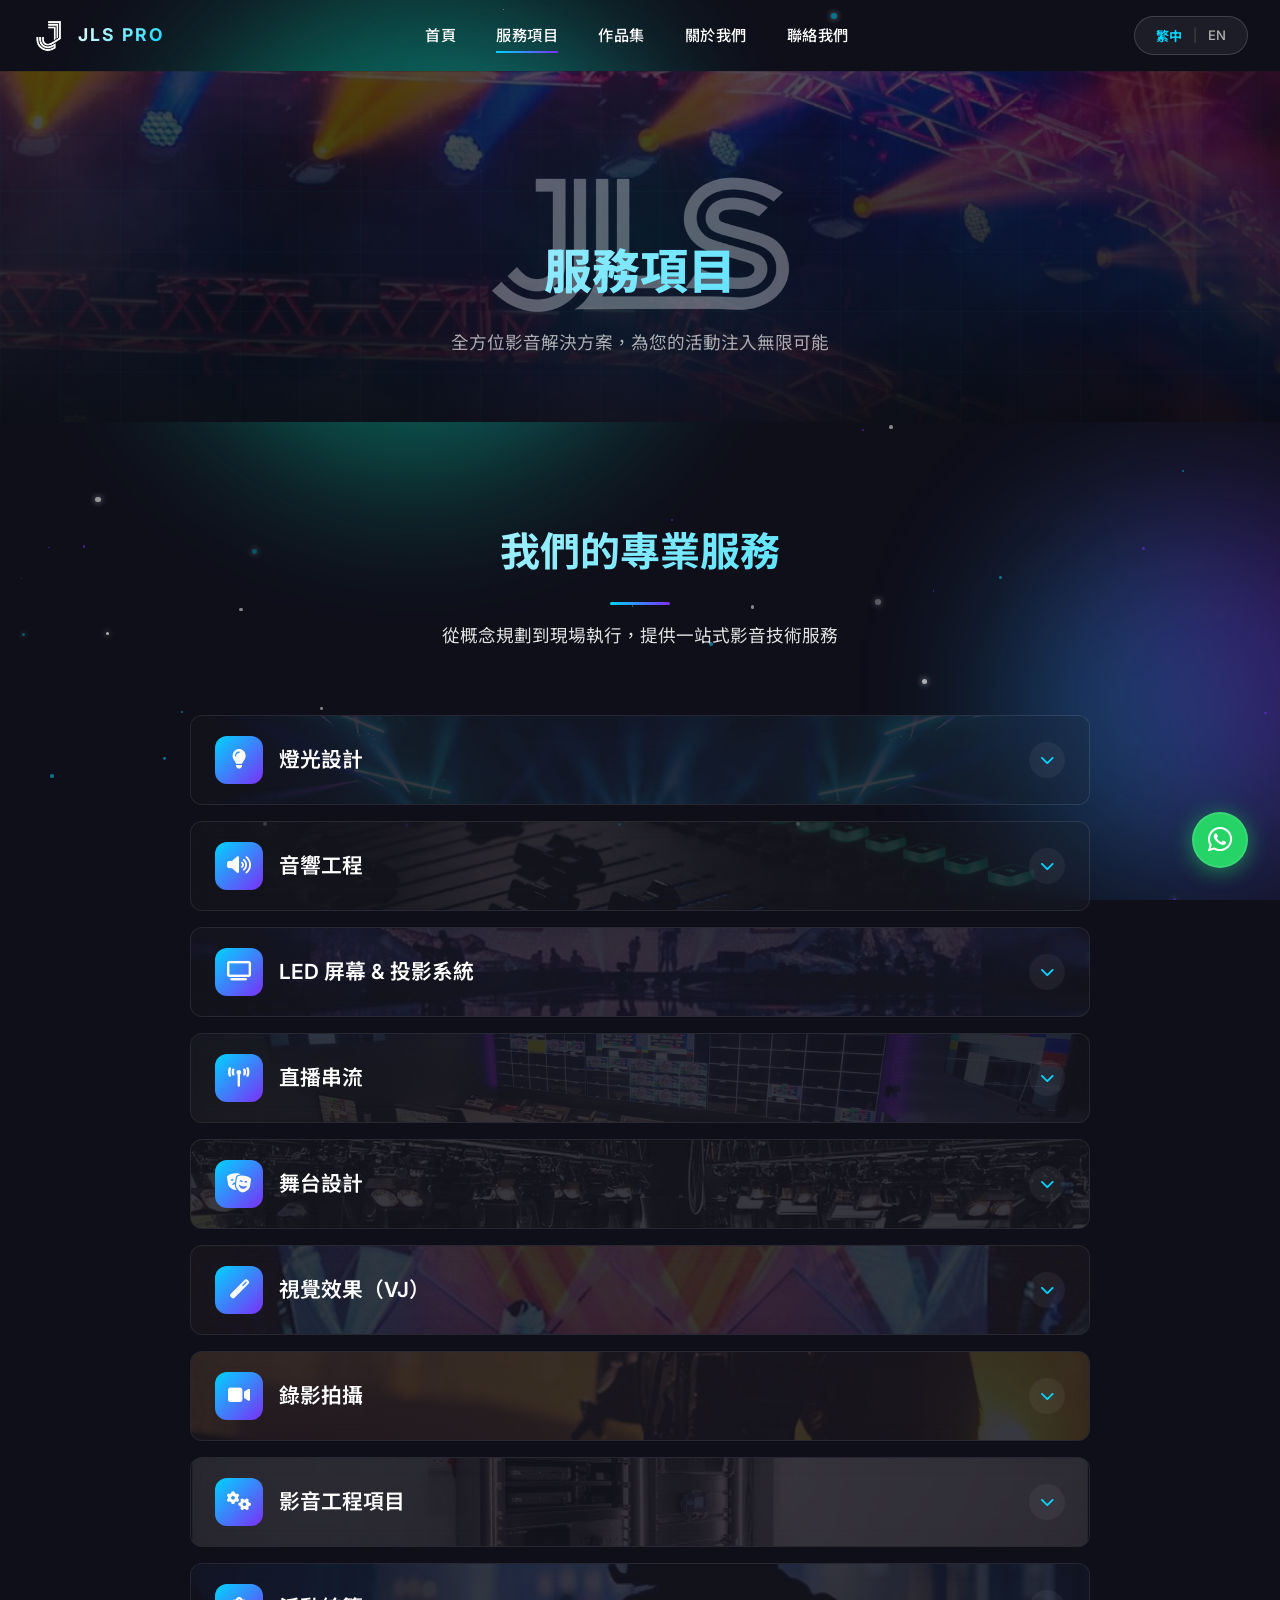
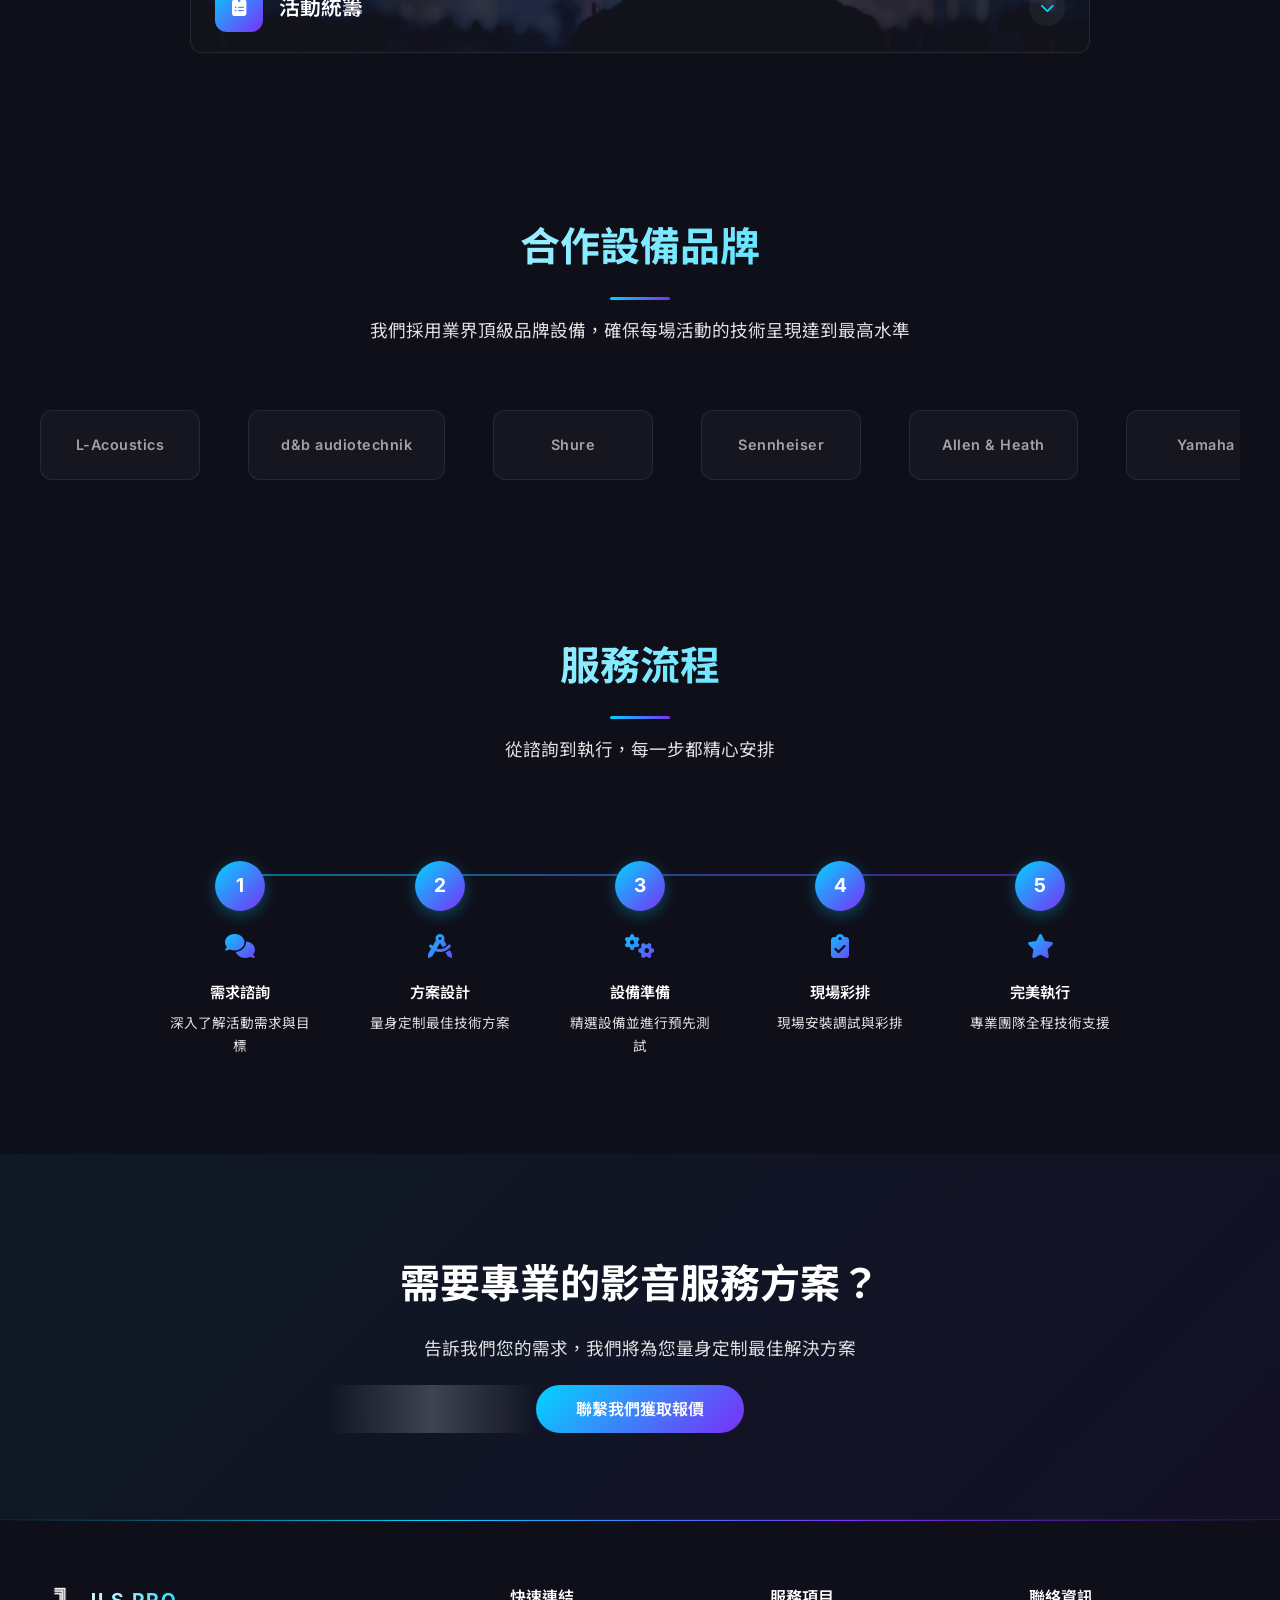
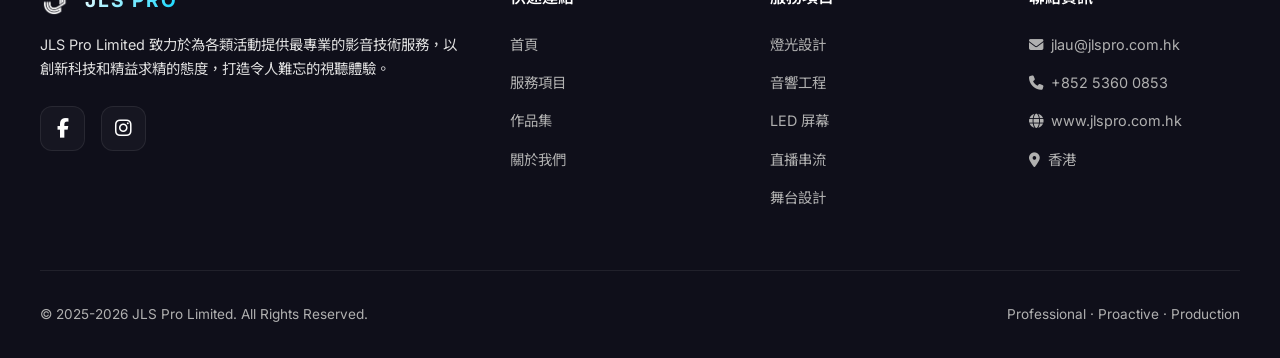
<file: services.html>
<!DOCTYPE html>
<html lang="zh-Hant">
<head>
    <meta charset="UTF-8">
    <meta name="viewport" content="width=device-width, initial-scale=1.0">
    <title>服務項目 | JLS Pro Limited</title>
    <meta name="description" content="JLS Pro Limited 提供燈光設計、音響工程、LED 屏幕、投影系統、直播串流、舞台設計等全方位影音服務。">
    <link rel="icon" type="image/png" href="assets/images/Jb.png">
    <link href="https://fonts.googleapis.com/css2?family=Inter:wght@300;400;500;600;700;800&family=Noto+Sans+TC:wght@300;400;500;700&display=swap" rel="stylesheet">
    <link rel="stylesheet" href="https://cdnjs.cloudflare.com/ajax/libs/font-awesome/6.5.0/css/all.min.css">
    <link rel="stylesheet" href="assets/css/style.css">
</head>
<body>

    <!-- Page Background Effects -->
    <div class="page-bg-effects">
        <div class="glow-orb glow-orb-1"></div>
        <div class="glow-orb glow-orb-2"></div>
        <div class="glow-orb glow-orb-3"></div>
        <div class="page-particles"></div>
    </div>
    <!-- Navigation -->
    <nav class="navbar scrolled">
        <div class="nav-container">
            <a href="index.html" class="nav-logo">
                <img src="assets/images/Jb.png" alt="JLS Pro">
                <span class="nav-logo-text">JLS PRO</span>
            </a>
            <ul class="nav-links">
                <li><a href="index.html" data-zh="首頁" data-en="Home">首頁</a></li>
                <li><a href="services.html" class="active" data-zh="服務項目" data-en="Services">服務項目</a></li>
                <li><a href="portfolio.html" data-zh="作品集" data-en="Portfolio">作品集</a></li>
                <li><a href="about.html" data-zh="關於我們" data-en="About">關於我們</a></li>
                <li><a href="contact.html" data-zh="聯絡我們" data-en="Contact">聯絡我們</a></li>
            </ul>
            <button id="lang-toggle" class="lang-toggle" aria-label="Switch Language">
                <span class="lang-opt-zh active">繁中</span>
                <span class="lang-separator">|</span>
                <span class="lang-opt-en">EN</span>
            </button>
            <div class="mobile-toggle">
                <span></span>
                <span></span>
                <span></span>
            </div>
        </div>
    </nav>

    <!-- Page Header -->
    <section class="page-header" style="background-image: linear-gradient(180deg, rgba(10,10,15,0.7) 0%, rgba(10,10,15,0.95) 100%), url('assets/images/photos/stage-laser-lighting.jpg'); background-size: cover; background-position: center;">
        <img src="assets/images/JLSw.png" alt="" class="page-brand-watermark">
        <h1 data-zh="服務項目" data-en="Our Services">服務項目</h1>
        <p data-zh="全方位影音解決方案，為您的活動注入無限可能" data-en="Comprehensive AV solutions to bring limitless possibilities to your events">全方位影音解決方案，為您的活動注入無限可能</p>
    </section>

    <!-- Services Detail -->
    <section class="section section-dark">
        <div class="container">
            <div class="section-header animate-on-scroll">
                <h2 data-zh="我們的專業服務" data-en="Our Professional Services">我們的專業服務</h2>
                <div class="section-divider"></div>
                <p data-zh="從概念規劃到現場執行，提供一站式影音技術服務" data-en="From concept planning to on-site execution, providing one-stop AV technical services">從概念規劃到現場執行，提供一站式影音技術服務</p>
            </div>

            <div class="services-accordion">

                <div class="accordion-item" data-bg="assets/images/services/lighting.jpg">
                    <div class="accordion-header">
                        <div class="accordion-header-content">
                            <div class="accordion-icon"><i class="fas fa-lightbulb"></i></div>
                            <h3 data-zh="燈光設計" data-en="Lighting Design">燈光設計</h3>
                        </div>
                        <div class="accordion-toggle"><i class="fas fa-chevron-down"></i></div>
                    </div>
                    <div class="accordion-body">
                        <div class="accordion-body-inner">
                            <div class="accordion-image">
                                <img src="assets/images/services/lighting.jpg" alt="燈光設計" loading="lazy">
                            </div>
                            <p data-zh="我們的燈光設計團隊擁有豐富的創意和技術經驗，能夠根據活動主題和場地特點，設計出獨特的燈光方案。從柔和的氛圍照明到震撼的舞台燈光秀，我們運用最先進的 LED 燈具、電腦燈、追光燈等設備，配合精密的 DMX 控制系統，為每一場活動創造完美的光影效果。" data-en="Our lighting design team brings extensive creative and technical expertise, crafting unique lighting schemes tailored to each event's theme and venue characteristics. From subtle ambient lighting to spectacular stage light shows, we utilise state-of-the-art LED fixtures, moving heads, followspots and precision DMX control systems to create the perfect lighting atmosphere for every occasion.">我們的燈光設計團隊擁有豐富的創意和技術經驗，能夠根據活動主題和場地特點，設計出獨特的燈光方案。從柔和的氛圍照明到震撼的舞台燈光秀，我們運用最先進的 LED 燈具、電腦燈、追光燈等設備，配合精密的 DMX 控制系統，為每一場活動創造完美的光影效果。</p>
                            <div class="service-features">
                                <span class="service-feature-tag" data-zh="舞台燈光" data-en="Stage Lighting">舞台燈光</span>
                        <span class="service-feature-tag" data-zh="氛圍照明" data-en="Ambient Lighting">氛圍照明</span>
                        <span class="service-feature-tag" data-zh="燈光秀編程" data-en="Light Show Programming">燈光秀編程</span>
                        <span class="service-feature-tag" data-zh="DMX 控制" data-en="DMX Control">DMX 控制</span>
                        <span class="service-feature-tag" data-zh="追光服務" data-en="Followspot">追光服務</span>
                        <span class="service-feature-tag" data-zh="建築投光" data-en="Architectural Lighting">建築投光</span>
                            </div>
                        </div>
                    </div>
                </div>

                <div class="accordion-item" data-bg="assets/images/services/sound.jpg">
                    <div class="accordion-header">
                        <div class="accordion-header-content">
                            <div class="accordion-icon"><i class="fas fa-volume-up"></i></div>
                            <h3 data-zh="音響工程" data-en="Sound Engineering">音響工程</h3>
                        </div>
                        <div class="accordion-toggle"><i class="fas fa-chevron-down"></i></div>
                    </div>
                    <div class="accordion-body">
                        <div class="accordion-body-inner">
                            <div class="accordion-image">
                                <img src="assets/images/services/sound.jpg" alt="音響工程" loading="lazy">
                            </div>
                            <p data-zh="專業的音響工程是活動成功的關鍵要素。我們配備國際頂級品牌的音響設備，包括線陣列喇叭系統、數位混音台、無線麥克風等，並由經驗豐富的音響工程師進行現場調音。無論是小型會議室還是萬人體育場，我們都能確保清晰、均勻的聲音覆蓋。" data-en="Professional sound engineering is a critical element for event success. We deploy internationally renowned audio equipment including line array speaker systems, digital mixing consoles, and wireless microphones, operated by experienced sound engineers for live mixing. Whether it's an intimate conference room or a 10,000-seat arena, we ensure clear and even sound coverage throughout.">專業的音響工程是活動成功的關鍵要素。我們配備國際頂級品牌的音響設備，包括線陣列喇叭系統、數位混音台、無線麥克風等，並由經驗豐富的音響工程師進行現場調音。無論是小型會議室還是萬人體育場，我們都能確保清晰、均勻的聲音覆蓋。</p>
                            <div class="service-features">
                                <span class="service-feature-tag" data-zh="線陣列系統" data-en="Line Array Systems">線陣列系統</span>
                        <span class="service-feature-tag" data-zh="數位混音" data-en="Digital Mixing">數位混音</span>
                        <span class="service-feature-tag" data-zh="無線系統" data-en="Wireless Systems">無線系統</span>
                        <span class="service-feature-tag" data-zh="現場調音" data-en="Live Mixing">現場調音</span>
                        <span class="service-feature-tag" data-zh="監聽系統" data-en="Monitor Systems">監聽系統</span>
                        <span class="service-feature-tag" data-zh="音響設計" data-en="Sound Design">音響設計</span>
                            </div>
                        </div>
                    </div>
                </div>

                <div class="accordion-item" data-bg="assets/images/services/led-screen.jpg">
                    <div class="accordion-header">
                        <div class="accordion-header-content">
                            <div class="accordion-icon"><i class="fas fa-tv"></i></div>
                            <h3 data-zh="LED 屏幕 & 投影系統" data-en="LED Screens & Projection Systems">LED 屏幕 &amp; 投影系統</h3>
                        </div>
                        <div class="accordion-toggle"><i class="fas fa-chevron-down"></i></div>
                    </div>
                    <div class="accordion-body">
                        <div class="accordion-body-inner">
                            <div class="accordion-image">
                                <img src="assets/images/services/led-screen.jpg" alt="LED 屏幕 &amp; 投影系統" loading="lazy">
                            </div>
                            <p data-zh="高解析度的視覺呈現是現代活動不可或缺的元素。我們提供各種規格的室內外 LED 顯示屏，從 P1.5 到 P10 不同像素間距，滿足不同觀看距離的需求。同時配備高流明度投影機，支援多畫面融合投影，打造沉浸式視覺體驗。" data-en="High-resolution visual displays are an indispensable element of modern events. We offer a wide range of indoor and outdoor LED screens from P1.5 to P10 pixel pitch to suit various viewing distances. Complemented by high-lumen projectors supporting multi-screen edge blending, we create truly immersive visual experiences.">高解析度的視覺呈現是現代活動不可或缺的元素。我們提供各種規格的室內外 LED 顯示屏，從 P1.5 到 P10 不同像素間距，滿足不同觀看距離的需求。同時配備高流明度投影機，支援多畫面融合投影，打造沉浸式視覺體驗。</p>
                            <div class="service-features">
                                <span class="service-feature-tag" data-zh="室內 LED" data-en="Indoor LED">室內 LED</span>
                        <span class="service-feature-tag" data-zh="戶外 LED" data-en="Outdoor LED">戶外 LED</span>
                        <span class="service-feature-tag" data-zh="高流明投影" data-en="High-Lumen Projection">高流明投影</span>
                        <span class="service-feature-tag" data-zh="融合投影" data-en="Edge Blending">融合投影</span>
                        <span class="service-feature-tag" data-zh="互動投影" data-en="Interactive Projection">互動投影</span>
                        <span class="service-feature-tag" data-zh="LED 地磚屏" data-en="LED Floor Tiles">LED 地磚屏</span>
                            </div>
                        </div>
                    </div>
                </div>

                <div class="accordion-item" data-bg="assets/images/services/livestream.jpg">
                    <div class="accordion-header">
                        <div class="accordion-header-content">
                            <div class="accordion-icon"><i class="fas fa-broadcast-tower"></i></div>
                            <h3 data-zh="直播串流" data-en="Live Streaming">直播串流</h3>
                        </div>
                        <div class="accordion-toggle"><i class="fas fa-chevron-down"></i></div>
                    </div>
                    <div class="accordion-body">
                        <div class="accordion-body-inner">
                            <div class="accordion-image">
                                <img src="assets/images/services/livestream.jpg" alt="直播串流" loading="lazy">
                            </div>
                            <p data-zh="在數位時代，直播串流讓您的活動突破地域限制，觸達全球觀眾。我們提供專業級直播解決方案，支援多平台同步推流、多機位即時切換、即時圖文字幕疊加、虛擬場景合成等功能。穩定的網路架構確保直播全程流暢不中斷。" data-en="In the digital age, live streaming breaks geographical barriers and reaches audiences worldwide. We provide professional-grade streaming solutions supporting multi-platform simultaneous broadcasting, multi-camera live switching, real-time graphics and subtitle overlay, and virtual set compositing. Our robust network infrastructure ensures uninterrupted streaming throughout.">在數位時代，直播串流讓您的活動突破地域限制，觸達全球觀眾。我們提供專業級直播解決方案，支援多平台同步推流、多機位即時切換、即時圖文字幕疊加、虛擬場景合成等功能。穩定的網路架構確保直播全程流暢不中斷。</p>
                            <div class="service-features">
                                <span class="service-feature-tag" data-zh="多平台推流" data-en="Multi-Platform Streaming">多平台推流</span>
                        <span class="service-feature-tag" data-zh="多機位切換" data-en="Multi-Camera Switching">多機位切換</span>
                        <span class="service-feature-tag" data-zh="即時字幕" data-en="Live Subtitles">即時字幕</span>
                        <span class="service-feature-tag" data-zh="虛擬場景" data-en="Virtual Sets">虛擬場景</span>
                        <span class="service-feature-tag" data-zh="互動功能" data-en="Interactive Features">互動功能</span>
                        <span class="service-feature-tag" data-zh="回放錄製" data-en="Recording & Playback">回放錄製</span>
                            </div>
                        </div>
                    </div>
                </div>

                <div class="accordion-item" data-bg="assets/images/services/stage-design.jpg">
                    <div class="accordion-header">
                        <div class="accordion-header-content">
                            <div class="accordion-icon"><i class="fas fa-theater-masks"></i></div>
                            <h3 data-zh="舞台設計" data-en="Stage Design">舞台設計</h3>
                        </div>
                        <div class="accordion-toggle"><i class="fas fa-chevron-down"></i></div>
                    </div>
                    <div class="accordion-body">
                        <div class="accordion-body-inner">
                            <div class="accordion-image">
                                <img src="assets/images/services/stage-design.jpg" alt="舞台設計" loading="lazy">
                            </div>
                            <p data-zh="舞台是活動的靈魂所在。我們的設計團隊結合美學創意與結構工程，從 3D 效果圖到實際搭建，為您打造獨一無二的舞台空間。無論是傳統鏡框式舞台、T 型台、環形舞台還是沉浸式空間，我們都能完美實現您的構想。" data-en="The stage is the soul of every event. Our design team combines aesthetic creativity with structural engineering, from 3D renderings to physical construction, creating unique stage environments. Whether it's a traditional proscenium stage, T-shaped runway, thrust stage, or immersive space, we bring your vision to life.">舞台是活動的靈魂所在。我們的設計團隊結合美學創意與結構工程，從 3D 效果圖到實際搭建，為您打造獨一無二的舞台空間。無論是傳統鏡框式舞台、T 型台、環形舞台還是沉浸式空間，我們都能完美實現您的構想。</p>
                            <div class="service-features">
                                <span class="service-feature-tag" data-zh="3D 設計" data-en="3D Design">3D 設計</span>
                        <span class="service-feature-tag" data-zh="結構工程" data-en="Structural Engineering">結構工程</span>
                        <span class="service-feature-tag" data-zh="舞台搭建" data-en="Stage Construction">舞台搭建</span>
                        <span class="service-feature-tag" data-zh="桁架系統" data-en="Truss Systems">桁架系統</span>
                        <span class="service-feature-tag" data-zh="機械舞台" data-en="Mechanised Staging">機械舞台</span>
                        <span class="service-feature-tag" data-zh="場景佈置" data-en="Set Dressing">場景佈置</span>
                            </div>
                        </div>
                    </div>
                </div>

                <div class="accordion-item" data-bg="assets/images/services/vj-visuals.jpg">
                    <div class="accordion-header">
                        <div class="accordion-header-content">
                            <div class="accordion-icon"><i class="fas fa-magic"></i></div>
                            <h3 data-zh="視覺效果（VJ）" data-en="Visual Effects (VJ)">視覺效果（VJ）</h3>
                        </div>
                        <div class="accordion-toggle"><i class="fas fa-chevron-down"></i></div>
                    </div>
                    <div class="accordion-body">
                        <div class="accordion-body-inner">
                            <div class="accordion-image">
                                <img src="assets/images/services/vj-visuals.jpg" alt="視覺效果（VJ）" loading="lazy">
                            </div>
                            <p data-zh="專業 VJ 團隊運用即時視覺合成技術，配合音樂節奏和活動氛圍，創造出令人目眩神迷的動態視覺效果。從抽象藝術到品牌定制動畫，我們的視覺內容讓每一個畫面都成為藝術品。" data-en="Our professional VJ team employs real-time visual synthesis techniques, synchronised with music beats and event atmosphere, to create mesmerising dynamic visual effects. From abstract art to bespoke brand animations, our visual content transforms every frame into a work of art.">專業 VJ 團隊運用即時視覺合成技術，配合音樂節奏和活動氛圍，創造出令人目眩神迷的動態視覺效果。從抽象藝術到品牌定制動畫，我們的視覺內容讓每一個畫面都成為藝術品。</p>
                            <div class="service-features">
                                <span class="service-feature-tag" data-zh="即時 VJ" data-en="Live VJ">即時 VJ</span>
                        <span class="service-feature-tag" data-zh="動態圖形" data-en="Motion Graphics">動態圖形</span>
                        <span class="service-feature-tag" data-zh="品牌動畫" data-en="Brand Animation">品牌動畫</span>
                        <span class="service-feature-tag" data-zh="互動視覺" data-en="Interactive Visuals">互動視覺</span>
                        <span class="service-feature-tag" data-zh="粒子效果" data-en="Particle Effects">粒子效果</span>
                        <span class="service-feature-tag" data-zh="3D Mapping" data-en="3D Mapping">3D Mapping</span>
                            </div>
                        </div>
                    </div>
                </div>

                <div class="accordion-item" data-bg="assets/images/services/filming.jpg">
                    <div class="accordion-header">
                        <div class="accordion-header-content">
                            <div class="accordion-icon"><i class="fas fa-video"></i></div>
                            <h3 data-zh="錄影拍攝" data-en="Video Production">錄影拍攝</h3>
                        </div>
                        <div class="accordion-toggle"><i class="fas fa-chevron-down"></i></div>
                    </div>
                    <div class="accordion-body">
                        <div class="accordion-body-inner">
                            <div class="accordion-image">
                                <img src="assets/images/services/filming.jpg" alt="錄影拍攝" loading="lazy">
                            </div>
                            <p data-zh="專業攝影團隊配備電影級攝影機、穩定器、搖臂、軌道等設備，以多角度、多機位的方式完整記錄活動的每一個精彩瞬間。後期製作團隊提供剪輯、調色、特效合成等服務，為您呈現電影級的影像作品。" data-en="Our professional videography team is equipped with cinema-grade cameras, stabilisers, jibs, and dollies, capturing every highlight from multiple angles and positions. Our post-production team delivers editing, colour grading, and VFX compositing to present cinematic-quality productions.">專業攝影團隊配備電影級攝影機、穩定器、搖臂、軌道等設備，以多角度、多機位的方式完整記錄活動的每一個精彩瞬間。後期製作團隊提供剪輯、調色、特效合成等服務，為您呈現電影級的影像作品。</p>
                            <div class="service-features">
                                <span class="service-feature-tag" data-zh="多機位拍攝" data-en="Multi-Camera Shoot">多機位拍攝</span>
                        <span class="service-feature-tag" data-zh="航拍服務" data-en="Aerial Filming">航拍服務</span>
                        <span class="service-feature-tag" data-zh="後期剪輯" data-en="Post-Production Editing">後期剪輯</span>
                        <span class="service-feature-tag" data-zh="調色處理" data-en="Colour Grading">調色處理</span>
                        <span class="service-feature-tag" data-zh="特效合成" data-en="VFX Compositing">特效合成</span>
                        <span class="service-feature-tag" data-zh="花絮製作" data-en="Behind-the-Scenes">花絮製作</span>
                            </div>
                        </div>
                    </div>
                </div>

                <div class="accordion-item" data-bg="assets/images/services/av-engineering.jpg">
                    <div class="accordion-header">
                        <div class="accordion-header-content">
                            <div class="accordion-icon"><i class="fas fa-cogs"></i></div>
                            <h3 data-zh="影音工程項目" data-en="AV Engineering">影音工程項目</h3>
                        </div>
                        <div class="accordion-toggle"><i class="fas fa-chevron-down"></i></div>
                    </div>
                    <div class="accordion-body">
                        <div class="accordion-body-inner">
                            <div class="accordion-image">
                                <img src="assets/images/services/av-engineering.jpg" alt="影音工程項目" loading="lazy">
                            </div>
                            <p data-zh="為企業、學校、宗教場所、展覽館等固定場所提供影音系統設計、安裝及維護服務。從需求分析、系統設計、設備採購到安裝調試，提供完整的影音工程解決方案，確保系統長期穩定運行。" data-en="We provide AV system design, installation, and maintenance services for corporate offices, schools, houses of worship, exhibition halls, and other permanent venues. From needs analysis and system design to equipment procurement and commissioning, we deliver complete AV engineering solutions ensuring long-term reliable operation.">為企業、學校、宗教場所、展覽館等固定場所提供影音系統設計、安裝及維護服務。從需求分析、系統設計、設備採購到安裝調試，提供完整的影音工程解決方案，確保系統長期穩定運行。</p>
                            <div class="service-features">
                                <span class="service-feature-tag" data-zh="系統設計" data-en="System Design">系統設計</span>
                        <span class="service-feature-tag" data-zh="設備安裝" data-en="Equipment Installation">設備安裝</span>
                        <span class="service-feature-tag" data-zh="網路佈線" data-en="Network Cabling">網路佈線</span>
                        <span class="service-feature-tag" data-zh="中控系統" data-en="Control Systems">中控系統</span>
                        <span class="service-feature-tag" data-zh="維護保養" data-en="Maintenance">維護保養</span>
                        <span class="service-feature-tag" data-zh="技術培訓" data-en="Technical Training">技術培訓</span>
                            </div>
                        </div>
                    </div>
                </div>

                <div class="accordion-item" data-bg="assets/images/services/event-management.jpg">
                    <div class="accordion-header">
                        <div class="accordion-header-content">
                            <div class="accordion-icon"><i class="fas fa-clipboard-list"></i></div>
                            <h3 data-zh="活動統籌" data-en="Event Management">活動統籌</h3>
                        </div>
                        <div class="accordion-toggle"><i class="fas fa-chevron-down"></i></div>
                    </div>
                    <div class="accordion-body">
                        <div class="accordion-body-inner">
                            <div class="accordion-image">
                                <img src="assets/images/services/event-management.jpg" alt="活動統籌" loading="lazy">
                            </div>
                            <p data-zh="從活動概念發想到執行落地，我們的項目管理團隊提供全程統籌服務。協調各技術部門、管理時間線、控制預算，確保每一個環節都精準到位，讓您的活動圓滿成功。" data-en="From concept ideation to on-site execution, our project management team provides end-to-end coordination services. We liaise with all technical departments, manage timelines, and control budgets to ensure every element is precisely delivered for a successful event.">從活動概念發想到執行落地，我們的項目管理團隊提供全程統籌服務。協調各技術部門、管理時間線、控制預算，確保每一個環節都精準到位，讓您的活動圓滿成功。</p>
                            <div class="service-features">
                                <span class="service-feature-tag" data-zh="項目管理" data-en="Project Management">項目管理</span>
                        <span class="service-feature-tag" data-zh="供應商協調" data-en="Vendor Coordination">供應商協調</span>
                        <span class="service-feature-tag" data-zh="預算控制" data-en="Budget Control">預算控制</span>
                        <span class="service-feature-tag" data-zh="時間管理" data-en="Timeline Management">時間管理</span>
                        <span class="service-feature-tag" data-zh="風險評估" data-en="Risk Assessment">風險評估</span>
                        <span class="service-feature-tag" data-zh="現場執行" data-en="On-Site Execution">現場執行</span>
                            </div>
                        </div>
                    </div>
                </div>
            </div>

        </div>
    </section>

    <!-- Equipment Brands Section -->
    <section class="section section-dark brands-section">
        <div class="container">
            <div class="section-header animate-on-scroll">
                <h2 data-zh="合作設備品牌" data-en="Equipment Brands We Work With">合作設備品牌</h2>
                <div class="section-divider"></div>
                <p data-zh="我們採用業界頂級品牌設備，確保每場活動的技術呈現達到最高水準" data-en="We deploy industry-leading equipment brands to ensure the highest technical standards at every event">我們採用業界頂級品牌設備，確保每場活動的技術呈現達到最高水準</p>
            </div>
            <div class="brands-marquee-wrapper">
                <div class="brands-marquee">
                    <div class="brand-item"><span>L-Acoustics</span></div>
                    <div class="brand-item"><span>d&amp;b audiotechnik</span></div>
                    <div class="brand-item"><span>Shure</span></div>
                    <div class="brand-item"><span>Sennheiser</span></div>
                    <div class="brand-item"><span>Allen &amp; Heath</span></div>
                    <div class="brand-item"><span>Yamaha</span></div>
                    <div class="brand-item"><span>Martin / Harman</span></div>
                    <div class="brand-item"><span>Robe</span></div>
                    <div class="brand-item"><span>Clay Paky</span></div>
                    <div class="brand-item"><span>ROE Visual</span></div>
                    <div class="brand-item"><span>Barco</span></div>
                    <div class="brand-item"><span>Panasonic</span></div>
                    <div class="brand-item"><span>Blackmagic Design</span></div>
                    <div class="brand-item"><span>Roland</span></div>
                    <!-- Duplicate for seamless loop -->
                    <div class="brand-item"><span>L-Acoustics</span></div>
                    <div class="brand-item"><span>d&amp;b audiotechnik</span></div>
                    <div class="brand-item"><span>Shure</span></div>
                    <div class="brand-item"><span>Sennheiser</span></div>
                    <div class="brand-item"><span>Allen &amp; Heath</span></div>
                    <div class="brand-item"><span>Yamaha</span></div>
                    <div class="brand-item"><span>Martin / Harman</span></div>
                    <div class="brand-item"><span>Robe</span></div>
                    <div class="brand-item"><span>Clay Paky</span></div>
                    <div class="brand-item"><span>ROE Visual</span></div>
                    <div class="brand-item"><span>Barco</span></div>
                    <div class="brand-item"><span>Panasonic</span></div>
                    <div class="brand-item"><span>Blackmagic Design</span></div>
                    <div class="brand-item"><span>Roland</span></div>
                </div>
            </div>
        </div>
    </section>

    <!-- Service Process Section -->
    <section class="section section-darker process-section">
        <div class="container">
            <div class="section-header animate-on-scroll">
                <h2 data-zh="服務流程" data-en="Our Service Process">服務流程</h2>
                <div class="section-divider"></div>
                <p data-zh="從諮詢到執行，每一步都精心安排" data-en="From consultation to execution, every step is meticulously planned">從諮詢到執行，每一步都精心安排</p>
            </div>
            <div class="process-timeline animate-on-scroll">
                <div class="process-step">
                    <div class="process-step-number">1</div>
                    <div class="process-step-icon"><i class="fas fa-comments"></i></div>
                    <h4 data-zh="需求諮詢" data-en="Consultation">需求諮詢</h4>
                    <p data-zh="深入了解活動需求與目標" data-en="Understanding your event needs and goals">深入了解活動需求與目標</p>
                </div>
                <div class="process-step">
                    <div class="process-step-number">2</div>
                    <div class="process-step-icon"><i class="fas fa-drafting-compass"></i></div>
                    <h4 data-zh="方案設計" data-en="Solution Design">方案設計</h4>
                    <p data-zh="量身定制最佳技術方案" data-en="Tailoring the optimal technical solution">量身定制最佳技術方案</p>
                </div>
                <div class="process-step">
                    <div class="process-step-number">3</div>
                    <div class="process-step-icon"><i class="fas fa-cogs"></i></div>
                    <h4 data-zh="設備準備" data-en="Equipment Prep">設備準備</h4>
                    <p data-zh="精選設備並進行預先測試" data-en="Selecting equipment and pre-testing">精選設備並進行預先測試</p>
                </div>
                <div class="process-step">
                    <div class="process-step-number">4</div>
                    <div class="process-step-icon"><i class="fas fa-clipboard-check"></i></div>
                    <h4 data-zh="現場彩排" data-en="On-site Rehearsal">現場彩排</h4>
                    <p data-zh="現場安裝調試與彩排" data-en="On-site setup, testing and rehearsal">現場安裝調試與彩排</p>
                </div>
                <div class="process-step">
                    <div class="process-step-number">5</div>
                    <div class="process-step-icon"><i class="fas fa-star"></i></div>
                    <h4 data-zh="完美執行" data-en="Flawless Execution">完美執行</h4>
                    <p data-zh="專業團隊全程技術支援" data-en="Full technical support throughout the event">專業團隊全程技術支援</p>
                </div>
            </div>
        </div>
    </section>

    <!-- CTA -->
    <section class="cta-section section-darker">
        <div class="container animate-on-scroll">
            <h2 data-zh="需要專業的影音服務方案？" data-en="Need a Professional AV Solution?">需要專業的影音服務方案？</h2>
            <p data-zh="告訴我們您的需求，我們將為您量身定制最佳解決方案" data-en="Tell us your requirements and we will tailor the best solution for you">告訴我們您的需求，我們將為您量身定制最佳解決方案</p>
            <a href="contact.html" class="btn-primary" data-zh="聯繫我們獲取報價" data-en="Contact Us for a Quote">聯繫我們獲取報價</a>
        </div>
    </section>

    <!-- WhatsApp Floating Button -->
    <div class="whatsapp-float">
        <span class="whatsapp-tooltip" data-zh="WhatsApp 聯繫我們" data-en="Chat with us on WhatsApp">WhatsApp 聯繫我們</span>
        <a href="https://wa.me/85253600853" target="_blank" rel="noopener noreferrer" aria-label="WhatsApp">
            <i class="fab fa-whatsapp"></i>
        </a>
    </div>

    <!-- Footer -->
    <footer class="footer">
        <div class="footer-grid">
            <div class="footer-brand">
                <div class="footer-brand-header">
                    <img src="assets/images/Jb.png" alt="JLS Pro">
                    <span class="footer-brand-name">JLS PRO</span>
                </div>
                <p data-zh="JLS Pro Limited 致力於為各類活動提供最專業的影音技術服務，以創新科技和精益求精的態度，打造令人難忘的視聽體驗。" data-en="JLS Pro Limited is dedicated to providing professional audio visual technical services for all types of events, delivering unforgettable experiences through innovative technology and relentless pursuit of excellence.">JLS Pro Limited 致力於為各類活動提供最專業的影音技術服務，以創新科技和精益求精的態度，打造令人難忘的視聽體驗。</p>
                <div class="social-links" style="margin-top: 1.5rem;">
                    <a href="https://www.facebook.com/profile.php?id=61583541550779" target="_blank" class="social-link"><i class="fab fa-facebook-f"></i></a>
                    <a href="#" class="social-link"><i class="fab fa-instagram"></i></a>
                </div>
            </div>
            <div class="footer-col">
                <h4 data-zh="快速連結" data-en="Quick Links">快速連結</h4>
                <ul>
                    <li><a href="index.html" data-zh="首頁" data-en="Home">首頁</a></li>
                    <li><a href="services.html" data-zh="服務項目" data-en="Services">服務項目</a></li>
                    <li><a href="portfolio.html" data-zh="作品集" data-en="Portfolio">作品集</a></li>
                    <li><a href="about.html" data-zh="關於我們" data-en="About">關於我們</a></li>
                </ul>
            </div>
            <div class="footer-col">
                <h4 data-zh="服務項目" data-en="Services">服務項目</h4>
                <ul>
                    <li><a href="services.html" data-zh="燈光設計" data-en="Lighting Design">燈光設計</a></li>
                    <li><a href="services.html" data-zh="音響工程" data-en="Sound Engineering">音響工程</a></li>
                    <li><a href="services.html" data-zh="LED 屏幕" data-en="LED Screens">LED 屏幕</a></li>
                    <li><a href="services.html" data-zh="直播串流" data-en="Live Streaming">直播串流</a></li>
                    <li><a href="services.html" data-zh="舞台設計" data-en="Stage Design">舞台設計</a></li>
                </ul>
            </div>
            <div class="footer-col">
                <h4 data-zh="聯絡資訊" data-en="Contact Info">聯絡資訊</h4>
                <ul>
                    <li><a href="mailto:jlau@jlspro.com.hk" data-zh-html="<i class='fas fa-envelope' style='margin-right: 8px;'></i>jlau@jlspro.com.hk" data-en-html="<i class='fas fa-envelope' style='margin-right: 8px;'></i>jlau@jlspro.com.hk"><i class="fas fa-envelope" style="margin-right: 8px;"></i>jlau@jlspro.com.hk</a></li>
                    <li><a href="tel:+85253600853" data-zh-html="<i class='fas fa-phone' style='margin-right: 8px;'></i>+852 5360 0853" data-en-html="<i class='fas fa-phone' style='margin-right: 8px;'></i>+852 5360 0853"><i class="fas fa-phone" style="margin-right: 8px;"></i>+852 5360 0853</a></li>
                    <li><a href="https://www.jlspro.com.hk" target="_blank" data-zh-html="<i class='fas fa-globe' style='margin-right: 8px;'></i>www.jlspro.com.hk" data-en-html="<i class='fas fa-globe' style='margin-right: 8px;'></i>www.jlspro.com.hk"><i class="fas fa-globe" style="margin-right: 8px;"></i>www.jlspro.com.hk</a></li>
                    <li><a href="contact.html" data-zh-html="<i class='fas fa-map-marker-alt' style='margin-right: 8px;'></i>香港" data-en-html="<i class='fas fa-map-marker-alt' style='margin-right: 8px;'></i>Hong Kong"><i class="fas fa-map-marker-alt" style="margin-right: 8px;"></i>香港</a></li>
                </ul>
            </div>
        </div>
        <div class="footer-bottom">
            <p>&copy; 2025-2026 JLS Pro Limited. All Rights Reserved.</p>
            <p>Professional · Proactive · Production</p>
        </div>
    </footer>

    <script src="assets/js/main.js"></script>
    <script src="assets/js/lang.js"></script>
</body>
</html>
</file>
<file: assets/css/style.css>
/* ========================================
   JLS Pro Limited - Main Stylesheet
   Professional · Proactive · Production
   Redesigned: Tech-forward, Dynamic, Premium AV
   ======================================== */

/* CSS Variables */
:root {
    --primary-black: #0a0a0a;
    --secondary-black: #1a1a2e;
    --dark-bg: #0f0f1a;
    --accent-blue: #00d4ff;
    --accent-purple: #7b2ff7;
    --gradient-start: #00d4ff;
    --gradient-end: #7b2ff7;
    --text-white: #ffffff;
    --text-gray: #b0b0b0;
    --text-light-gray: #e0e0e0;
    --card-bg: rgba(255, 255, 255, 0.03);
    --card-border: rgba(255, 255, 255, 0.08);
    --glow-blue: rgba(0, 212, 255, 0.3);
    --glow-purple: rgba(123, 47, 247, 0.3);
    --font-main: 'Inter', 'Noto Sans TC', sans-serif;
    --transition-smooth: all 0.4s cubic-bezier(0.4, 0, 0.2, 1);
}

/* Reset & Base */
*, *::before, *::after {
    margin: 0;
    padding: 0;
    box-sizing: border-box;
}

html {
    scroll-behavior: smooth;
    font-size: 16px;
}

body {
    font-family: var(--font-main);
    background-color: var(--dark-bg);
    color: var(--text-white);
    line-height: 1.7;
    overflow-x: hidden;
}

a {
    text-decoration: none;
    color: inherit;
    transition: var(--transition-smooth);
}

img {
    max-width: 100%;
    height: auto;
}

/* ========================================
   Navigation
   ======================================== */
.navbar {
    position: fixed;
    top: 0;
    left: 0;
    width: 100%;
    z-index: 1000;
    padding: 1rem 2rem;
    transition: var(--transition-smooth);
    background: transparent;
}

.navbar.scrolled {
    background: rgba(10, 10, 10, 0.95);
    backdrop-filter: blur(20px);
    border-bottom: 1px solid var(--card-border);
    padding: 0.7rem 2rem;
}

.navbar.menu-open {
    z-index: 10002;
    background: #0a0a0f;
}

.nav-container {
    max-width: 1400px;
    margin: 0 auto;
    display: flex;
    justify-content: space-between;
    align-items: center;
}

.nav-logo {
    display: flex;
    align-items: center;
    gap: 0.6rem;
}

.nav-logo img {
    height: 36px;
    width: 36px;
    object-fit: contain;
    filter: invert(1);
    transition: var(--transition-smooth);
}

.navbar.scrolled .nav-logo img {
    height: 30px;
    width: 30px;
}

.nav-logo-text {
    font-size: 1.1rem;
    font-weight: 700;
    letter-spacing: 2px;
    background: linear-gradient(135deg, var(--text-white), var(--accent-blue));
    -webkit-background-clip: text;
    -webkit-text-fill-color: transparent;
    background-clip: text;
}

.nav-links {
    display: flex;
    list-style: none;
    gap: 2.5rem;
}

.nav-links a {
    font-size: 0.95rem;
    font-weight: 500;
    letter-spacing: 0.5px;
    position: relative;
    padding: 0.5rem 0;
}

.nav-links a::after {
    content: '';
    position: absolute;
    bottom: 0;
    left: 0;
    width: 0;
    height: 2px;
    background: linear-gradient(90deg, var(--accent-blue), var(--accent-purple));
    transition: width 0.3s ease;
}

.nav-links a:hover::after,
.nav-links a.active::after {
    width: 100%;
}

.nav-links a:hover {
    color: var(--accent-blue);
}

/* Mobile Menu */
.mobile-toggle {
    display: none;
    flex-direction: column;
    gap: 5px;
    cursor: pointer;
    z-index: 1001;
}

.mobile-toggle span {
    width: 28px;
    height: 2px;
    background: var(--text-white);
    transition: var(--transition-smooth);
}

/* ========================================
   Hero Section - Redesigned
   ======================================== */
.hero {
    position: relative;
    min-height: 100vh;
    display: flex;
    align-items: center;
    justify-content: center;
    overflow: hidden;
    background: var(--dark-bg);
}

.hero-bg-animation {
    position: absolute;
    top: 0;
    left: 0;
    width: 100%;
    height: 100%;
    z-index: 0;
}

.hero-bg-animation .particle {
    position: absolute;
    width: 2px;
    height: 2px;
    background: var(--accent-blue);
    border-radius: 50%;
    animation: float-particle 6s infinite ease-in-out;
    opacity: 0.5;
}

@keyframes float-particle {
    0%, 100% { transform: translateY(0) translateX(0); opacity: 0.5; }
    50% { transform: translateY(-100px) translateX(50px); opacity: 1; }
}

.hero-grid-lines {
    display: none;
}

/* Hero Glow Orbs */
.hero-glow-orbs {
    position: absolute;
    top: 0;
    left: 0;
    width: 100%;
    height: 100%;
    z-index: 0;
    overflow: hidden;
}

.hero-glow-orbs .orb {
    position: absolute;
    border-radius: 50%;
    filter: blur(80px);
    opacity: 0.4;
    animation: orb-float 8s ease-in-out infinite;
}

.hero-glow-orbs .orb-1 {
    width: 400px;
    height: 400px;
    background: var(--accent-blue);
    top: -100px;
    right: -100px;
    animation-delay: 0s;
}

.hero-glow-orbs .orb-2 {
    width: 350px;
    height: 350px;
    background: var(--accent-purple);
    bottom: -80px;
    left: -80px;
    animation-delay: 3s;
}

.hero-glow-orbs .orb-3 {
    width: 250px;
    height: 250px;
    background: linear-gradient(135deg, var(--accent-blue), var(--accent-purple));
    top: 50%;
    left: 50%;
    transform: translate(-50%, -50%);
    animation-delay: 5s;
    opacity: 0.2;
}

@keyframes orb-float {
    0%, 100% { transform: translate(0, 0) scale(1); }
    33% { transform: translate(30px, -30px) scale(1.05); }
    66% { transform: translate(-20px, 20px) scale(0.95); }
}

.hero-glow-orbs .orb-3 {
    animation-name: orb-float-center;
}

@keyframes orb-float-center {
    0%, 100% { transform: translate(-50%, -50%) scale(1); }
    33% { transform: translate(-50%, -50%) scale(1.1); }
    66% { transform: translate(-50%, -50%) scale(0.9); }
}

/* Hero Content */
.hero-content {
    position: relative;
    z-index: 2;
    text-align: center;
    padding: 0 2rem;
    max-width: 900px;
}

/* Hero Brand Mark - CSS J Letter */
.hero-brand-mark {
    position: relative;
    display: inline-block;
    margin-bottom: 2rem;
}

.hero-brand-mark .j-icon {
    width: 120px;
    height: 120px;
    object-fit: contain;
    filter: drop-shadow(0 0 20px var(--glow-blue)) drop-shadow(0 0 40px var(--glow-purple));
    animation: brand-pulse 4s ease-in-out infinite;
}

@keyframes brand-pulse {
    0%, 100% { 
        filter: drop-shadow(0 0 20px var(--glow-blue)) drop-shadow(0 0 40px rgba(123, 47, 247, 0.2));
        transform: scale(1);
    }
    50% { 
        filter: drop-shadow(0 0 30px var(--glow-purple)) drop-shadow(0 0 60px var(--glow-blue));
        transform: scale(1.05);
    }
}
/* Hero Watermark (same style as page-brand-watermark) */
.hero-watermark {
    position: absolute;
    top: 50%;
    left: 50%;
    transform: translate(-50%, -50%);
    width: 500px;
    max-width: 80%;
    height: auto;
    opacity: 0.33;
    pointer-events: none;
    z-index: 1;
}


/* Hero Main Title - JLS PRO as CSS text */
.hero-brand-title {
    font-size: 5rem;
    font-weight: 800;
    letter-spacing: 12px;
    margin-bottom: 0.5rem;
    background: linear-gradient(135deg, #ffffff 0%, var(--accent-blue) 50%, var(--accent-purple) 100%);
    -webkit-background-clip: text;
    -webkit-text-fill-color: transparent;
    background-clip: text;
    background-size: 200% 200%;
    animation: gradient-shift 4s ease-in-out infinite, fadeInUp 1s ease 0.2s both;
    position: relative;
    text-transform: uppercase;
}

.hero-brand-title::after {
    content: 'JLS PRO';
    position: absolute;
    top: 0;
    left: 0;
    width: 100%;
    font-size: 5rem;
    font-weight: 800;
    letter-spacing: 12px;
    background: linear-gradient(135deg, var(--accent-blue), var(--accent-purple));
    -webkit-background-clip: text;
    -webkit-text-fill-color: transparent;
    background-clip: text;
    opacity: 0;
    animation: text-flicker 4s ease-in-out infinite;
    pointer-events: none;
}

@keyframes gradient-shift {
    0%, 100% { background-position: 0% 50%; }
    50% { background-position: 100% 50%; }
}

@keyframes text-flicker {
    0%, 100% { opacity: 0; }
    50% { opacity: 0.3; }
}

/* Hero Tagline - Professional · Proactive · Production */
.hero-tagline {
    font-size: 1.2rem;
    color: var(--text-gray);
    letter-spacing: 6px;
    margin-bottom: 2rem;
    animation: fadeInUp 1s ease 0.4s both;
    position: relative;
    text-transform: uppercase;
    font-weight: 300;
}

.hero-tagline::before,
.hero-tagline::after {
    content: '';
    display: inline-block;
    width: 40px;
    height: 1px;
    background: linear-gradient(90deg, transparent, var(--accent-blue));
    vertical-align: middle;
    margin: 0 1rem;
}

.hero-tagline::after {
    background: linear-gradient(90deg, var(--accent-purple), transparent);
}

/* Decorative line under brand */
.hero-brand-line {
    width: 120px;
    height: 2px;
    background: linear-gradient(90deg, var(--accent-blue), var(--accent-purple));
    margin: 0 auto 2rem;
    position: relative;
    animation: fadeInUp 1s ease 0.3s both;
}

.hero-brand-line::before {
    content: '';
    position: absolute;
    top: -3px;
    left: 50%;
    transform: translateX(-50%);
    width: 8px;
    height: 8px;
    background: var(--accent-blue);
    border-radius: 50%;
    box-shadow: 0 0 10px var(--accent-blue);
    animation: line-dot-pulse 2s ease-in-out infinite;
}

@keyframes line-dot-pulse {
    0%, 100% { box-shadow: 0 0 10px var(--accent-blue); }
    50% { box-shadow: 0 0 20px var(--accent-purple), 0 0 40px var(--accent-blue); }
}

.hero-title {
    font-size: 2.8rem;
    font-weight: 700;
    margin-bottom: 1rem;
    background: linear-gradient(135deg, var(--text-white) 30%, var(--accent-blue));
    -webkit-background-clip: text;
    -webkit-text-fill-color: transparent;
    background-clip: text;
    animation: fadeInUp 1s ease 0.5s both;
}

.hero-subtitle {
    font-size: 1.1rem;
    color: var(--text-light-gray);
    max-width: 750px;
    margin: 0 auto 2.5rem;
    line-height: 1.8;
    animation: fadeInUp 1s ease 0.7s both;
}

.hero-cta {
    display: inline-flex;
    gap: 1.5rem;
    animation: fadeInUp 1s ease 0.9s both;
}



/* Buttons */
.btn-primary {
    padding: 0.9rem 2.5rem;
    background: linear-gradient(135deg, var(--accent-blue), var(--accent-purple));
    border: none;
    border-radius: 50px;
    color: var(--text-white);
    font-size: 1rem;
    font-weight: 600;
    cursor: pointer;
    transition: var(--transition-smooth);
    position: relative;
    overflow: hidden;
}

.btn-primary::before {
    content: '';
    position: absolute;
    top: 0;
    left: -100%;
    width: 100%;
    height: 100%;
    background: linear-gradient(90deg, transparent, rgba(255,255,255,0.2), transparent);
    transition: left 0.5s;
}

.btn-primary:hover::before {
    left: 100%;
}

.btn-primary:hover {
    transform: translateY(-3px);
    box-shadow: 0 10px 40px var(--glow-blue);
}

.btn-secondary {
    padding: 0.9rem 2.5rem;
    background: transparent;
    border: 2px solid rgba(255, 255, 255, 0.3);
    border-radius: 50px;
    color: var(--text-white);
    font-size: 1rem;
    font-weight: 600;
    cursor: pointer;
    transition: var(--transition-smooth);
}

.btn-secondary:hover {
    border-color: var(--accent-blue);
    color: var(--accent-blue);
    transform: translateY(-3px);
    box-shadow: 0 10px 40px rgba(0, 212, 255, 0.1);
}

.hero-scroll-indicator {
    position: absolute;
    bottom: 2rem;
    left: 50%;
    transform: translateX(-50%);
    animation: bounce 2s infinite;
    z-index: 2;
}

.hero-scroll-indicator span {
    display: block;
    width: 24px;
    height: 24px;
    border-right: 2px solid var(--accent-blue);
    border-bottom: 2px solid var(--accent-blue);
    transform: rotate(45deg);
    opacity: 0.6;
}

@keyframes bounce {
    0%, 20%, 50%, 80%, 100% { transform: translateX(-50%) translateY(0); }
    40% { transform: translateX(-50%) translateY(-10px); }
    60% { transform: translateX(-50%) translateY(-5px); }
}

/* ========================================
   Sections Common
   ======================================== */
.section {
    padding: 6rem 2rem;
    position: relative;
}

.section-dark {
    background: var(--dark-bg);
}

.section-darker {
    background: var(--dark-bg);
}

.container {
    max-width: 1200px;
    margin: 0 auto;
}

.section-header {
    text-align: center;
    margin-bottom: 4rem;
}

.section-header h2 {
    font-size: 2.5rem;
    font-weight: 700;
    margin-bottom: 1rem;
    background: linear-gradient(135deg, var(--text-white), var(--accent-blue));
    -webkit-background-clip: text;
    -webkit-text-fill-color: transparent;
    background-clip: text;
}

.section-header p {
    font-size: 1.1rem;
    color: var(--text-light-gray);
    max-width: 600px;
    margin: 0 auto;
}

.section-divider {
    width: 60px;
    height: 3px;
    background: linear-gradient(90deg, var(--accent-blue), var(--accent-purple));
    margin: 1rem auto;
    border-radius: 2px;
}

/* ========================================
   Services Grid
   ======================================== */
.services-grid {
    display: grid;
    grid-template-columns: repeat(auto-fit, minmax(300px, 1fr));
    gap: 2rem;
}

.service-card {
    background: var(--card-bg);
    border: 1px solid var(--card-border);
    border-radius: 16px;
    padding: 2.5rem;
    transition: var(--transition-smooth);
    position: relative;
    overflow: hidden;
}

.service-card::before {
    content: '';
    position: absolute;
    top: 0;
    left: 0;
    width: 100%;
    height: 100%;
    background: linear-gradient(135deg, rgba(0, 212, 255, 0.05), rgba(123, 47, 247, 0.05));
    opacity: 0;
    transition: opacity 0.4s ease;
}

.service-card:hover::before {
    opacity: 1;
}

.service-card:hover {
    transform: translateY(-8px);
    border-color: rgba(0, 212, 255, 0.3);
    box-shadow: 0 20px 60px rgba(0, 212, 255, 0.1);
}

.service-icon {
    width: 60px;
    height: 60px;
    border-radius: 12px;
    background: linear-gradient(135deg, rgba(0, 212, 255, 0.1), rgba(123, 47, 247, 0.1));
    display: flex;
    align-items: center;
    justify-content: center;
    margin-bottom: 1.5rem;
    font-size: 1.8rem;
}

.service-card h3 {
    font-size: 1.3rem;
    font-weight: 600;
    margin-bottom: 0.8rem;
}

.service-card p {
    color: var(--text-light-gray);
    font-size: 0.95rem;
    line-height: 1.7;
}

/* ========================================
   Portfolio / Cases Grid
   ======================================== */
.portfolio-grid {
    display: grid;
    grid-template-columns: repeat(auto-fit, minmax(350px, 1fr));
    gap: 2rem;
}

.portfolio-card {
    position: relative;
    border-radius: 16px;
    overflow: hidden;
    aspect-ratio: 16/10;
    background: var(--secondary-black);
    border: 1px solid var(--card-border);
    transition: var(--transition-smooth);
}

.portfolio-card:hover {
    transform: translateY(-5px);
    box-shadow: 0 20px 60px rgba(0, 212, 255, 0.15);
}

.portfolio-card-img {
    width: 100%;
    height: 100%;
    object-fit: cover;
    transition: transform 0.6s ease;
}

.portfolio-card:hover .portfolio-card-img {
    transform: scale(1.05);
}

.portfolio-card-overlay {
    position: absolute;
    bottom: 0;
    left: 0;
    width: 100%;
    padding: 2rem;
    background: linear-gradient(transparent, rgba(0, 0, 0, 0.9));
    transform: translateY(20px);
    opacity: 0;
    transition: var(--transition-smooth);
}

.portfolio-card:hover .portfolio-card-overlay {
    transform: translateY(0);
    opacity: 1;
}

.portfolio-card-overlay h3 {
    font-size: 1.2rem;
    margin-bottom: 0.5rem;
}

.portfolio-card-overlay p {
    font-size: 0.9rem;
    color: var(--text-gray);
}

.portfolio-tag {
    display: inline-block;
    padding: 0.3rem 0.8rem;
    background: linear-gradient(135deg, var(--accent-blue), var(--accent-purple));
    border-radius: 20px;
    font-size: 0.75rem;
    font-weight: 600;
    margin-top: 0.5rem;
}

/* ========================================
   Testimonials
   ======================================== */
.testimonials-grid {
    display: grid;
    grid-template-columns: repeat(auto-fit, minmax(350px, 1fr));
    gap: 2rem;
}

.testimonial-card {
    background: var(--card-bg);
    border: 1px solid var(--card-border);
    border-radius: 16px;
    padding: 2.5rem;
    position: relative;
    transition: var(--transition-smooth);
}

.testimonial-card:hover {
    border-color: rgba(123, 47, 247, 0.3);
    transform: translateY(-5px);
}

.testimonial-card .quote-icon {
    font-size: 3rem;
    background: linear-gradient(135deg, var(--accent-blue), var(--accent-purple));
    -webkit-background-clip: text;
    -webkit-text-fill-color: transparent;
    background-clip: text;
    margin-bottom: 1rem;
    line-height: 1;
}

.testimonial-card p {
    color: var(--text-light-gray);
    font-size: 1rem;
    line-height: 1.8;
    margin-bottom: 1.5rem;
    font-style: italic;
}

.testimonial-author {
    display: flex;
    align-items: center;
    gap: 1rem;
}

.testimonial-author-avatar {
    width: 48px;
    height: 48px;
    border-radius: 50%;
    background: linear-gradient(135deg, var(--accent-blue), var(--accent-purple));
    display: flex;
    align-items: center;
    justify-content: center;
    font-weight: 700;
    font-size: 1.1rem;
}

.testimonial-author-info h4 {
    font-size: 1rem;
    font-weight: 600;
}

.testimonial-author-info span {
    font-size: 0.85rem;
    color: var(--text-gray);
}

/* ========================================
   CTA Section
   ======================================== */
.cta-section {
    padding: 6rem 2rem;
    text-align: center;
    position: relative;
    overflow: hidden;
}

.cta-section::before {
    content: '';
    position: absolute;
    top: 0;
    left: 0;
    width: 100%;
    height: 100%;
    background: linear-gradient(135deg, rgba(0, 212, 255, 0.05), rgba(123, 47, 247, 0.05));
}

.cta-section h2 {
    font-size: 2.5rem;
    font-weight: 700;
    margin-bottom: 1rem;
    position: relative;
}

.cta-section p {
    font-size: 1.1rem;
    color: var(--text-light-gray);
    margin-bottom: 2rem;
    position: relative;
}

/* ========================================
   About Page
   ======================================== */
.about-intro {
    display: grid;
    grid-template-columns: 1fr 1fr;
    gap: 4rem;
    align-items: center;
}

.about-text h3 {
    font-size: 1.8rem;
    margin-bottom: 1.5rem;
    background: linear-gradient(135deg, var(--text-white), var(--accent-blue));
    -webkit-background-clip: text;
    -webkit-text-fill-color: transparent;
    background-clip: text;
}

.about-text p {
    color: var(--text-light-gray);
    margin-bottom: 1.2rem;
    line-height: 1.8;
}

.about-image {
    border-radius: 16px;
    overflow: hidden;
    border: 1px solid var(--card-border);
    position: relative;
}

.about-image img {
    width: 100%;
    height: 100%;
    object-fit: cover;
}

/* About brand display - replaces raw logo image */
.about-brand-display {
    border-radius: 16px;
    overflow: hidden;
    border: 1px solid var(--card-border);
    background: var(--primary-black);
    padding: 4rem 2rem;
    display: flex;
    flex-direction: column;
    align-items: center;
    justify-content: center;
    position: relative;
    min-height: 300px;
}

.about-brand-display::before {
    content: '';
    position: absolute;
    top: 0;
    left: 0;
    width: 100%;
    height: 100%;
    background: radial-gradient(ellipse at center, rgba(0, 212, 255, 0.05) 0%, transparent 70%);
}

.about-brand-display .brand-j-icon {
    width: 80px;
    height: 80px;
    object-fit: contain;
    filter: invert(1) drop-shadow(0 0 15px var(--glow-blue));
    margin-bottom: 1.5rem;
    position: relative;
}

.about-brand-display .brand-text {
    font-size: 2.5rem;
    font-weight: 800;
    letter-spacing: 8px;
    background: linear-gradient(135deg, #ffffff, var(--accent-blue));
    -webkit-background-clip: text;
    -webkit-text-fill-color: transparent;
    background-clip: text;
    position: relative;
    margin-bottom: 0.5rem;
}

.about-brand-display .brand-tagline {
    font-size: 0.9rem;
    letter-spacing: 4px;
    color: var(--text-gray);
    text-transform: uppercase;
    position: relative;
}

.values-grid {
    display: grid;
    grid-template-columns: repeat(3, 1fr);
    gap: 2rem;
    margin-top: 4rem;
}

.value-card {
    text-align: center;
    padding: 2.5rem 2rem;
    background: var(--card-bg);
    border: 1px solid var(--card-border);
    border-radius: 16px;
    transition: var(--transition-smooth);
}

.value-card:hover {
    border-color: rgba(0, 212, 255, 0.3);
    transform: translateY(-5px);
}

.value-card .value-icon {
    font-size: 2.5rem;
    margin-bottom: 1rem;
}

.value-card h3 {
    font-size: 1.3rem;
    margin-bottom: 0.8rem;
}

.value-card p {
    color: var(--text-light-gray);
    font-size: 0.95rem;
    line-height: 1.7;
}

/* Team Section */
.team-grid {
    display: grid;
    grid-template-columns: repeat(auto-fit, minmax(250px, 1fr));
    gap: 2rem;
}

.team-card {
    text-align: center;
    padding: 2.5rem 2rem;
    background: var(--card-bg);
    border: 1px solid var(--card-border);
    border-radius: 16px;
    transition: var(--transition-smooth);
}

.team-card:hover {
    border-color: rgba(123, 47, 247, 0.3);
    transform: translateY(-5px);
}

.team-avatar {
    width: 100px;
    height: 100px;
    border-radius: 50%;
    background: linear-gradient(135deg, var(--accent-blue), var(--accent-purple));
    margin: 0 auto 1.5rem;
    display: flex;
    align-items: center;
    justify-content: center;
    font-size: 2rem;
    font-weight: 700;
}

.team-card h3 {
    font-size: 1.2rem;
    margin-bottom: 0.5rem;
}

.team-card .role {
    color: var(--accent-blue);
    font-size: 0.9rem;
    margin-bottom: 1rem;
}

.team-card p {
    color: var(--text-gray);
    font-size: 0.9rem;
}

/* ========================================
   Contact Page
   ======================================== */
.contact-grid {
    display: grid;
    grid-template-columns: 1fr 1fr;
    gap: 4rem;
}

.contact-form {
    background: var(--card-bg);
    border: 1px solid var(--card-border);
    border-radius: 16px;
    padding: 3rem;
}

.form-group {
    margin-bottom: 1.5rem;
}

.form-group label {
    display: block;
    font-size: 0.9rem;
    font-weight: 500;
    margin-bottom: 0.5rem;
    color: var(--text-light-gray);
}

.form-group input,
.form-group textarea,
.form-group select {
    width: 100%;
    padding: 0.9rem 1.2rem;
    background: rgba(255, 255, 255, 0.05);
    border: 1px solid var(--card-border);
    border-radius: 10px;
    color: var(--text-white);
    font-size: 1rem;
    font-family: var(--font-main);
    transition: var(--transition-smooth);
}

.form-group input:focus,
.form-group textarea:focus,
.form-group select:focus {
    outline: none;
    border-color: var(--accent-blue);
    box-shadow: 0 0 20px rgba(0, 212, 255, 0.1);
}

.form-group textarea {
    min-height: 150px;
    resize: vertical;
}

.contact-info {
    display: flex;
    flex-direction: column;
    gap: 2rem;
}

.contact-info-item {
    display: flex;
    gap: 1.2rem;
    align-items: flex-start;
}

.contact-info-icon {
    width: 50px;
    height: 50px;
    min-width: 50px;
    border-radius: 12px;
    background: linear-gradient(135deg, rgba(0, 212, 255, 0.1), rgba(123, 47, 247, 0.1));
    display: flex;
    align-items: center;
    justify-content: center;
    font-size: 1.3rem;
}

.contact-info-item h4 {
    font-size: 1rem;
    margin-bottom: 0.3rem;
}

.contact-info-item p {
    color: var(--text-light-gray);
    font-size: 0.95rem;
}

.contact-map {
    margin-top: 2rem;
    border-radius: 16px;
    overflow: hidden;
    border: 1px solid var(--card-border);
    height: 250px;
    background: var(--secondary-black);
    display: flex;
    align-items: center;
    justify-content: center;
}

.social-links {
    display: flex;
    gap: 1rem;
    margin-top: 1rem;
}

.social-link {
    width: 45px;
    height: 45px;
    border-radius: 12px;
    background: var(--card-bg);
    border: 1px solid var(--card-border);
    display: flex;
    align-items: center;
    justify-content: center;
    font-size: 1.2rem;
    transition: var(--transition-smooth);
}

.social-link:hover {
    background: linear-gradient(135deg, var(--accent-blue), var(--accent-purple));
    border-color: transparent;
    transform: translateY(-3px);
}

/* ========================================
   Footer - Redesigned
   ======================================== */
.footer {
    background: var(--dark-bg);
    border-top: 1px solid var(--card-border);
    padding: 4rem 2rem 2rem;
    position: relative;
}

.footer::before {
    content: '';
    position: absolute;
    top: 0;
    left: 0;
    width: 100%;
    height: 1px;
    background: linear-gradient(90deg, transparent, var(--accent-blue), var(--accent-purple), transparent);
}

.footer-grid {
    max-width: 1200px;
    margin: 0 auto;
    display: grid;
    grid-template-columns: 2fr 1fr 1fr 1fr;
    gap: 3rem;
    margin-bottom: 3rem;
}

.footer-brand {
    display: flex;
    flex-direction: column;
}

.footer-brand-header {
    display: flex;
    align-items: center;
    gap: 0.8rem;
    margin-bottom: 1rem;
}

.footer-brand-header img {
    height: 32px;
    width: 32px;
    object-fit: contain;
    filter: invert(1);
}

.footer-brand-header .footer-brand-name {
    font-size: 1.2rem;
    font-weight: 700;
    letter-spacing: 2px;
    background: linear-gradient(135deg, var(--text-white), var(--accent-blue));
    -webkit-background-clip: text;
    -webkit-text-fill-color: transparent;
    background-clip: text;
}

.footer-brand p {
    color: var(--text-light-gray);
    font-size: 0.9rem;
    line-height: 1.7;
}

.footer-col h4 {
    font-size: 1rem;
    font-weight: 600;
    margin-bottom: 1.2rem;
    color: var(--text-white);
}

.footer-col ul {
    list-style: none;
}

.footer-col ul li {
    margin-bottom: 0.7rem;
}

.footer-col ul li a {
    color: var(--text-gray);
    font-size: 0.9rem;
    transition: var(--transition-smooth);
}

.footer-col ul li a:hover {
    color: var(--accent-blue);
    padding-left: 5px;
}

.footer-bottom {
    max-width: 1200px;
    margin: 0 auto;
    padding-top: 2rem;
    border-top: 1px solid var(--card-border);
    display: flex;
    justify-content: space-between;
    align-items: center;
}

.footer-bottom p {
    color: var(--text-gray);
    font-size: 0.85rem;
}

/* ========================================
   Animations
   ======================================== */
@keyframes fadeInUp {
    from {
        opacity: 0;
        transform: translateY(30px);
    }
    to {
        opacity: 1;
        transform: translateY(0);
    }
}

@keyframes fadeInLeft {
    from {
        opacity: 0;
        transform: translateX(-30px);
    }
    to {
        opacity: 1;
        transform: translateX(0);
    }
}

@keyframes fadeInRight {
    from {
        opacity: 0;
        transform: translateX(30px);
    }
    to {
        opacity: 1;
        transform: translateX(0);
    }
}

@keyframes pulse-glow {
    0%, 100% { box-shadow: 0 0 20px var(--glow-blue); }
    50% { box-shadow: 0 0 40px var(--glow-purple); }
}

.animate-on-scroll {
    opacity: 0;
    transform: translateY(30px);
    transition: opacity 0.8s ease, transform 0.8s ease;
}

.animate-on-scroll.visible {
    opacity: 1;
    transform: translateY(0);
}

/* Stagger animation for grid items */
.stagger-1 { transition-delay: 0.1s; }
.stagger-2 { transition-delay: 0.2s; }
.stagger-3 { transition-delay: 0.3s; }
.stagger-4 { transition-delay: 0.4s; }
.stagger-5 { transition-delay: 0.5s; }
.stagger-6 { transition-delay: 0.6s; }

/* ========================================
   Stats Section
   ======================================== */
.stats-section {
    display: grid;
    grid-template-columns: repeat(4, 1fr);
    gap: 2rem;
    padding: 4rem 0;
}

.stat-item {
    text-align: center;
}

.stat-number {
    font-size: 3rem;
    font-weight: 800;
    background: linear-gradient(135deg, var(--accent-blue), var(--accent-purple));
    -webkit-background-clip: text;
    -webkit-text-fill-color: transparent;
    background-clip: text;
    margin-bottom: 0.5rem;
}

.stat-label {
    color: var(--text-gray);
    font-size: 0.95rem;
}

/* ========================================
   Page Header (for inner pages) - Redesigned
   ======================================== */
.page-header {
    padding: 10rem 2rem 4rem;
    text-align: center;
    position: relative;
    background: var(--dark-bg);
    overflow: hidden;
}

.page-header::before {
    content: '';
    position: absolute;
    top: 0;
    left: 0;
    width: 100%;
    height: 100%;
    background-image: 
        linear-gradient(rgba(0, 212, 255, 0.02) 1px, transparent 1px),
        linear-gradient(90deg, rgba(0, 212, 255, 0.02) 1px, transparent 1px);
    background-size: 60px 60px;
}

/* Page header glow effect */
.page-header::after {
    content: '';
    position: absolute;
    top: 50%;
    left: 50%;
    transform: translate(-50%, -50%);
    width: 600px;
    height: 600px;
    background: radial-gradient(ellipse, rgba(0, 212, 255, 0.06) 0%, rgba(123, 47, 247, 0.03) 40%, transparent 70%);
    pointer-events: none;
}

.page-header h1 {
    font-size: 3rem;
    font-weight: 800;
    margin-bottom: 1rem;
    background: linear-gradient(135deg, var(--text-white), var(--accent-blue));
    -webkit-background-clip: text;
    -webkit-text-fill-color: transparent;
    background-clip: text;
    position: relative;
}

.page-header p {
    font-size: 1.1rem;
    color: var(--text-gray);
    position: relative;
}

/* Page header brand watermark */
.page-header .page-brand-watermark {
    position: absolute;
    top: 50%;
    left: 50%;
    transform: translate(-50%, -50%);
    width: 500px;
    max-width: 80%;
    height: auto;
    opacity: 0.33;
    pointer-events: none;
}

/* ========================================
   Services Detail Page
   ======================================== */
.service-detail-card {
    display: grid;
    grid-template-columns: auto 1fr;
    gap: 2rem;
    align-items: start;
    padding: 2.5rem;
    background: var(--card-bg);
    border: 1px solid var(--card-border);
    border-radius: 16px;
    margin-bottom: 2rem;
    transition: var(--transition-smooth);
}

.service-detail-card:hover {
    border-color: rgba(0, 212, 255, 0.2);
    transform: translateX(5px);
}

.service-detail-icon {
    width: 70px;
    height: 70px;
    border-radius: 16px;
    background: linear-gradient(135deg, rgba(0, 212, 255, 0.1), rgba(123, 47, 247, 0.1));
    display: flex;
    align-items: center;
    justify-content: center;
    font-size: 2rem;
}

.service-detail-content h3 {
    font-size: 1.4rem;
    font-weight: 600;
    margin-bottom: 0.8rem;
}

.service-detail-content p {
    color: var(--text-light-gray);
    line-height: 1.8;
    margin-bottom: 1rem;
}

.service-features {
    display: flex;
    flex-wrap: wrap;
    gap: 0.5rem;
}

.service-feature-tag {
    padding: 0.3rem 0.8rem;
    background: rgba(0, 212, 255, 0.08);
    border: 1px solid rgba(0, 212, 255, 0.2);
    border-radius: 20px;
    font-size: 0.8rem;
    color: var(--accent-blue);
}


/* ========================================
   Page Background Effects (shared across all pages)
   ======================================== */
.page-bg-effects {
    position: fixed;
    top: 0;
    left: 0;
    width: 100%;
    height: 100%;
    z-index: 0;
    pointer-events: none;
    overflow: hidden;
}

/* When page-bg-effects is present, make content backgrounds transparent so glow shows through */
body:has(.page-bg-effects) .page-header {
    background: transparent;
}

body:has(.page-bg-effects) .hero {
    background: transparent;
}

body:has(.page-bg-effects) .section-dark,
body:has(.page-bg-effects) .section-darker {
    background: transparent;
}

body:has(.page-bg-effects) .cta-section {
    background: transparent;
}

body:has(.page-bg-effects) .footer {
    background: transparent;
}

.page-bg-effects .glow-orb {
    position: absolute;
    border-radius: 50%;
    filter: blur(80px);
    opacity: 0.4;
    animation: orb-float 8s ease-in-out infinite;
}

.page-bg-effects .glow-orb-1 {
    width: 400px;
    height: 400px;
    background: var(--accent-blue);
    top: -100px;
    right: -100px;
    animation-delay: 0s;
}

.page-bg-effects .glow-orb-2 {
    width: 350px;
    height: 350px;
    background: var(--accent-purple);
    bottom: -80px;
    left: -80px;
    animation-delay: 3s;
}

.page-bg-effects .glow-orb-3 {
    width: 250px;
    height: 250px;
    background: linear-gradient(135deg, var(--accent-blue), var(--accent-purple));
    top: 50%;
    left: 50%;
    transform: translate(-50%, -50%);
    animation-delay: 5s;
    opacity: 0.2;
    animation-name: orb-float-center;
}

.page-bg-effects .moving-dot {
    position: absolute;
    width: 2px;
    height: 2px;
    background: var(--accent-blue);
    border-radius: 50%;
    opacity: 0.5;
}

/* Moving dot drift animations - different directions */
@keyframes dot-drift-0 {
    0%, 100% { transform: translate(0, 0); opacity: 0.3; }
    25% { transform: translate(60px, -80px); opacity: 0.7; }
    50% { transform: translate(-40px, -120px); opacity: 0.5; }
    75% { transform: translate(80px, -40px); opacity: 0.8; }
}

@keyframes dot-drift-1 {
    0%, 100% { transform: translate(0, 0); opacity: 0.4; }
    25% { transform: translate(-70px, 50px); opacity: 0.6; }
    50% { transform: translate(90px, 80px); opacity: 0.8; }
    75% { transform: translate(-30px, -60px); opacity: 0.5; }
}

@keyframes dot-drift-2 {
    0%, 100% { transform: translate(0, 0); opacity: 0.5; }
    25% { transform: translate(100px, 30px); opacity: 0.7; }
    50% { transform: translate(50px, -90px); opacity: 0.3; }
    75% { transform: translate(-60px, 70px); opacity: 0.6; }
}

@keyframes dot-drift-3 {
    0%, 100% { transform: translate(0, 0); opacity: 0.3; }
    25% { transform: translate(-50px, -70px); opacity: 0.8; }
    50% { transform: translate(70px, 40px); opacity: 0.4; }
    75% { transform: translate(20px, -100px); opacity: 0.7; }
}

@keyframes dot-drift-4 {
    0%, 100% { transform: translate(0, 0); opacity: 0.4; }
    25% { transform: translate(40px, 90px); opacity: 0.6; }
    50% { transform: translate(-80px, -30px); opacity: 0.8; }
    75% { transform: translate(60px, -50px); opacity: 0.3; }
}

/* Ensure page content stays above the fixed background */
.navbar,
.page-header,
.section,
.cta-section,
.footer {
    position: relative;
    z-index: 1;
}

/* ========================================
   Responsive Design
   ======================================== */
@media (max-width: 1024px) {
    .about-intro {
        grid-template-columns: 1fr;
        gap: 2rem;
    }
    
    .contact-grid {
        grid-template-columns: 1fr;
    }
    
    .footer-grid {
        grid-template-columns: 1fr 1fr;
    }
    
    .stats-section {
        grid-template-columns: repeat(2, 1fr);
    }
    
    .values-grid {
        grid-template-columns: 1fr 1fr;
    }
}

@media (max-width: 768px) {
    .nav-links {
        display: none;
        position: fixed;
        top: 0;
        left: 0;
        right: 0;
        bottom: 0;
        width: 100vw;
        height: 100vh;
        height: 100dvh;
        background: #0a0a0f;
        flex-direction: column;
        align-items: center;
        justify-content: center;
        gap: 2.5rem;
        z-index: 10000;
        padding: 2rem;
        box-sizing: border-box;
    }
    
    .nav-links.active {
        display: flex;
    }

    .nav-links a {
        font-size: 1.3rem;
        padding: 0.8rem 1.5rem;
        color: var(--text-white);
        text-decoration: none;
        position: relative;
        z-index: 1;
    }
    
    .mobile-toggle {
        display: flex;
        z-index: 10001;
    }

    .nav-logo-text {
        display: none;
    }
    
    .hero-brand-title {
        font-size: 3rem;
        letter-spacing: 6px;
    }

    .hero-brand-title::after {
        font-size: 3rem;
        letter-spacing: 6px;
    }
    
    .hero-title {
        font-size: 1.8rem;
    }
    
    .hero-tagline {
        font-size: 0.85rem;
        letter-spacing: 3px;
    }

    .hero-tagline::before,
    .hero-tagline::after {
        width: 20px;
        margin: 0 0.5rem;
    }
    
    .hero-cta {
        flex-direction: column;
        gap: 1rem;
    }
    
    .section-header h2 {
        font-size: 2rem;
    }
    
    .page-header {
        padding: 8rem 1.5rem 3rem;
    }

    .page-header h1 {
        font-size: 2rem;
        position: relative;
        z-index: 2;
    }

    .page-header p {
        position: relative;
        z-index: 2;
        font-size: 0.95rem;
        line-height: 1.6;
        -webkit-font-smoothing: antialiased;
        -moz-osx-font-smoothing: grayscale;
        text-rendering: optimizeLegibility;
        letter-spacing: 0.02em;
    }

    .page-header .page-brand-watermark {
        width: 220px;
        opacity: 0.15;
        z-index: 1;
    }
    
    .services-grid {
        grid-template-columns: 1fr;
    }
    
    .portfolio-grid {
        grid-template-columns: 1fr;
    }
    
    .testimonials-grid {
        grid-template-columns: 1fr;
    }
    
    .footer-grid {
        grid-template-columns: 1fr;
    }
    
    .footer-bottom {
        flex-direction: column;
        gap: 1rem;
        text-align: center;
    }
    
    .stats-section {
        grid-template-columns: repeat(2, 1fr);
        gap: 1.5rem;
    }
    
    .stat-number {
        font-size: 2.2rem;
    }
    
    .values-grid {
        grid-template-columns: 1fr;
    }
    
    .service-detail-card {
        grid-template-columns: 1fr;
    }
    
    .about-intro {
        grid-template-columns: 1fr;
    }

    .hero-glow-orbs .orb-1 {
        width: 200px;
        height: 200px;
    }

    .hero-glow-orbs .orb-2 {
        width: 180px;
        height: 180px;
    }

    .hero-glow-orbs .orb-3 {
        width: 150px;
        height: 150px;
    }

    .hero-watermark {
        width: 300px;
    }

    .page-bg-effects .glow-orb-1 {
        width: 200px;
        height: 200px;
    }

    .page-bg-effects .glow-orb-2 {
        width: 180px;
        height: 180px;
    }

    .page-bg-effects .glow-orb-3 {
        width: 150px;
        height: 150px;
    }
}

/* ========================================
   Language Toggle Button
   ======================================== */
.lang-toggle {
    display: flex;
    align-items: center;
    gap: 0.4rem;
    padding: 0.4rem 1rem;
    background: rgba(255, 255, 255, 0.06);
    border: 1px solid rgba(255, 255, 255, 0.15);
    border-radius: 24px;
    cursor: pointer;
    transition: var(--transition-smooth);
    font-family: var(--font-main);
    font-size: 0.82rem;
    font-weight: 500;
    color: var(--text-gray);
    margin-left: 1.5rem;
    white-space: nowrap;
}

.lang-toggle:hover {
    background: rgba(0, 212, 255, 0.1);
    border-color: rgba(0, 212, 255, 0.3);
}

.lang-separator {
    color: rgba(255, 255, 255, 0.25);
    font-weight: 300;
    user-select: none;
}

.lang-opt-zh,
.lang-opt-en {
    transition: color 0.3s ease, font-weight 0.3s ease;
    padding: 0.15rem 0.3rem;
    border-radius: 4px;
}

.lang-opt-zh.active,
.lang-opt-en.active {
    color: var(--accent-blue);
    font-weight: 700;
}

/* Mobile responsive for lang toggle */
@media (max-width: 768px) {
    .lang-toggle {
        position: fixed;
        top: 1rem;
        right: 4.5rem;
        z-index: 10001;
        margin-left: 0;
        padding: 0.35rem 0.8rem;
        font-size: 0.78rem;
        background: rgba(10, 10, 10, 0.9);
        backdrop-filter: blur(10px);
    }
}


/* ========================================
   WhatsApp Floating Button
   ======================================== */
.whatsapp-float {
    position: fixed;
    bottom: 2rem;
    right: 2rem;
    z-index: 9999;
    display: flex;
    align-items: center;
    gap: 0.75rem;
}

.whatsapp-float a {
    display: flex;
    align-items: center;
    justify-content: center;
    width: 56px;
    height: 56px;
    border-radius: 50%;
    background: #25D366;
    color: #fff;
    font-size: 1.75rem;
    text-decoration: none;
    box-shadow: 0 4px 20px rgba(37, 211, 102, 0.4), 0 0 30px rgba(37, 211, 102, 0.2);
    transition: all 0.3s ease;
    border: 2px solid rgba(255, 255, 255, 0.1);
}

.whatsapp-float a:hover {
    transform: scale(1.1);
    box-shadow: 0 6px 30px rgba(37, 211, 102, 0.6), 0 0 40px rgba(37, 211, 102, 0.3);
    background: #20ba5a;
}

.whatsapp-float .whatsapp-tooltip {
    background: rgba(15, 15, 20, 0.85);
    backdrop-filter: blur(12px);
    border: 1px solid rgba(255, 255, 255, 0.1);
    color: #fff;
    padding: 0.5rem 1rem;
    border-radius: 8px;
    font-size: 0.85rem;
    white-space: nowrap;
    opacity: 0;
    transform: translateX(10px);
    transition: all 0.3s ease;
    pointer-events: none;
}

.whatsapp-float:hover .whatsapp-tooltip {
    opacity: 1;
    transform: translateX(0);
}

@media (max-width: 768px) {
    .whatsapp-float {
        bottom: 1.5rem;
        right: 1.5rem;
    }
    .whatsapp-float a {
        width: 50px;
        height: 50px;
        font-size: 1.5rem;
    }
    .whatsapp-float .whatsapp-tooltip {
        display: none;
    }
}

/* ========================================
   Equipment Brands Section
   ======================================== */
.brands-section {
    padding: 4rem 0;
    overflow: hidden;
}

.brands-section .section-header {
    margin-bottom: 2.5rem;
}

.brands-marquee-wrapper {
    position: relative;
    overflow: hidden;
    padding: 1.5rem 0;
}

.brands-marquee-wrapper::before,
.brands-marquee-wrapper::after {
    content: '';
    position: absolute;
    top: 0;
    bottom: 0;
    width: 100px;
    z-index: 2;
    pointer-events: none;
}

.brands-marquee-wrapper::before {
    left: 0;
    background: linear-gradient(to right, var(--bg-dark), transparent);
}

.brands-marquee-wrapper::after {
    right: 0;
    background: linear-gradient(to left, var(--bg-dark), transparent);
}

.brands-marquee {
    display: flex;
    gap: 3rem;
    animation: marquee-scroll 30s linear infinite;
    width: max-content;
}

.brands-marquee:hover {
    animation-play-state: paused;
}

.brand-item {
    display: flex;
    align-items: center;
    justify-content: center;
    padding: 1rem 2rem;
    background: rgba(255, 255, 255, 0.03);
    border: 1px solid rgba(255, 255, 255, 0.08);
    border-radius: 12px;
    min-width: 160px;
    height: 70px;
    transition: all 0.3s ease;
    flex-shrink: 0;
}

.brand-item:hover {
    background: rgba(255, 255, 255, 0.06);
    border-color: rgba(0, 212, 255, 0.3);
    transform: translateY(-2px);
}

.brand-item img {
    max-height: 40px;
    max-width: 140px;
    opacity: 0.7;
    filter: brightness(2) grayscale(1);
    transition: all 0.3s ease;
}

.brand-item:hover img {
    opacity: 1;
    filter: brightness(2) grayscale(0);
}

.brand-item span {
    font-family: 'Inter', sans-serif;
    font-size: 0.9rem;
    font-weight: 600;
    color: rgba(255, 255, 255, 0.6);
    letter-spacing: 0.5px;
    white-space: nowrap;
    transition: color 0.3s ease;
}

.brand-item:hover span {
    color: rgba(255, 255, 255, 0.9);
}

@keyframes marquee-scroll {
    0% { transform: translateX(0); }
    100% { transform: translateX(-50%); }
}

/* ========================================
   Service Process / Timeline
   ======================================== */
.process-section {
    padding: 4rem 0;
}

.process-timeline {
    display: flex;
    justify-content: space-between;
    align-items: flex-start;
    position: relative;
    padding: 2rem 0;
    max-width: 1000px;
    margin: 0 auto;
}

.process-timeline::before {
    content: '';
    position: absolute;
    top: 45px;
    left: 10%;
    right: 10%;
    height: 2px;
    background: linear-gradient(90deg, var(--accent-blue), var(--accent-purple));
    opacity: 0.5;
}

.process-step {
    display: flex;
    flex-direction: column;
    align-items: center;
    text-align: center;
    position: relative;
    z-index: 1;
    flex: 1;
    padding: 0 0.5rem;
}

.process-step-number {
    width: 50px;
    height: 50px;
    border-radius: 50%;
    background: linear-gradient(135deg, var(--accent-blue), var(--accent-purple));
    display: flex;
    align-items: center;
    justify-content: center;
    font-size: 1.2rem;
    font-weight: 700;
    color: #fff;
    margin-bottom: 1rem;
    box-shadow: 0 4px 15px rgba(0, 212, 255, 0.3);
    transition: all 0.3s ease;
}

.process-step:hover .process-step-number {
    transform: scale(1.15);
    box-shadow: 0 6px 25px rgba(0, 212, 255, 0.5);
}

.process-step-icon {
    font-size: 1.5rem;
    margin-bottom: 0.75rem;
    background: linear-gradient(135deg, var(--accent-blue), var(--accent-purple));
    -webkit-background-clip: text;
    -webkit-text-fill-color: transparent;
    background-clip: text;
}

.process-step h4 {
    font-size: 0.95rem;
    color: var(--text-white);
    margin-bottom: 0.4rem;
    font-weight: 600;
}

.process-step p {
    font-size: 0.85rem;
    color: var(--text-light-gray);
    max-width: 140px;
}

@media (max-width: 768px) {
    .process-timeline {
        flex-direction: column;
        align-items: flex-start;
        gap: 2rem;
        padding-left: 2rem;
    }
    .process-timeline::before {
        top: 0;
        bottom: 0;
        left: 24px;
        right: auto;
        width: 2px;
        height: 100%;
    }
    .process-step {
        flex-direction: row;
        text-align: left;
        gap: 1.5rem;
    }
    .process-step-number {
        flex-shrink: 0;
        margin-bottom: 0;
    }
    .process-step p {
        max-width: none;
    }
}

/* ========================================
   Hero Video Background (removed)
   ======================================== */

.hero .hero-content {
    position: relative;
    z-index: 2;
}

.hero .hero-glow-orbs {
    z-index: 1;
}

.hero .hero-scroll-indicator {
    z-index: 2;
}

/* ========================================
   Image Carousel / Hero Slideshow (removed)
   ======================================== */

/* ========================================
   Photo Sections Enhancement
   ======================================== */
.service-photo-banner {
    width: 100%;
    height: 300px;
    object-fit: cover;
    border-radius: 16px;
    margin-bottom: 2rem;
    border: 1px solid rgba(255, 255, 255, 0.05);
}

@media (max-width: 768px) {
    .service-photo-banner {
        height: 200px;
    }
}


/* ========================================
   Mobile Optimization - Global
   ======================================== */
@media (max-width: 768px) {
    /* Improve text rendering on iOS */
    body {
        -webkit-font-smoothing: antialiased;
        -moz-osx-font-smoothing: grayscale;
        text-rendering: optimizeLegibility;
    }

    /* Prevent horizontal overflow */
    html, body {
        overflow-x: hidden;
    }

    /* Section padding adjustment for mobile */
    .section {
        padding: 3rem 1rem;
    }

    .container {
        padding: 0 1rem;
    }

    /* CTA section mobile */
    .cta-section {
        padding: 3rem 1.5rem;
    }

    .cta-section h2 {
        font-size: 1.6rem;
    }

    /* Footer mobile optimization */
    .footer {
        padding: 2.5rem 1.5rem 1.5rem;
    }

    .footer-brand-header {
        margin-bottom: 1rem;
    }

    .footer-col h4 {
        margin-top: 1.5rem;
    }

    /* WhatsApp button mobile */
    .whatsapp-float {
        bottom: 1.2rem;
        right: 1.2rem;
    }

    .whatsapp-float a {
        width: 50px;
        height: 50px;
        font-size: 1.4rem;
    }

    .whatsapp-tooltip {
        display: none;
    }

    /* Service detail cards mobile */
    .service-detail-card {
        padding: 1.5rem;
    }

    .service-detail-icon {
        width: 50px;
        height: 50px;
        font-size: 1.3rem;
    }

    /* Brand marquee mobile */
    .brands-section {
        padding: 2rem 0;
    }

    .brand-item {
        min-width: 120px;
        padding: 0.6rem 1rem;
    }

    .brand-item span {
        font-size: 0.7rem;
    }

    /* Process timeline mobile optimization */
    .process-section {
        padding: 2rem 1rem;
    }

    /* Coming soon banner mobile */
    .coming-soon-banner {
        padding: 2rem 1.5rem;
    }

    .coming-soon-banner .banner-icon {
        font-size: 2.5rem;
    }

    .coming-soon-banner h3 {
        font-size: 1.2rem;
    }

    /* Submit work section mobile */
    .submit-work-section {
        padding: 2rem 1.5rem;
        margin-top: 2rem;
    }

    /* Contact form mobile */
    .contact-form {
        padding: 1.5rem;
    }

    /* About page mobile */
    .about-text h2 {
        font-size: 1.8rem;
    }

    /* Hero section mobile adjustments */
    .hero-subtitle {
        font-size: 0.9rem;
        padding: 0 1rem;
    }

    .hero-content {
        padding: 0 1rem;
    }

    /* Ensure page-header glow is smaller on mobile */
    .page-header::after {
        width: 300px;
        height: 300px;
    }
}

/* Small phones (< 375px) */
@media (max-width: 375px) {
    .page-header h1 {
        font-size: 1.7rem;
    }

    .page-header p {
        font-size: 0.85rem;
    }

    .page-header .page-brand-watermark {
        width: 180px;
        opacity: 0.12;
    }

    .section-header h2 {
        font-size: 1.6rem;
    }

    .hero-brand-title {
        font-size: 2.5rem;
    }

    .hero-title {
        font-size: 1.5rem;
    }
}

/* ========================================
   Services Accordion
   ======================================== */
.services-accordion {
    display: flex;
    flex-direction: column;
    gap: 1rem;
    max-width: 900px;
    margin: 0 auto;
}

.accordion-item {
    position: relative;
    border: 1px solid var(--card-border);
    border-radius: 12px;
    overflow: hidden;
    background: var(--card-bg);
    backdrop-filter: blur(10px);
    transition: var(--transition-smooth);
}

.accordion-item::before {
    content: '';
    position: absolute;
    top: 0;
    left: 0;
    right: 0;
    bottom: 0;
    background-size: cover;
    background-position: center;
    opacity: 0.15;
    z-index: 0;
    transition: opacity 0.4s ease;
    pointer-events: none;
}

.accordion-item:hover {
    border-color: rgba(0, 212, 255, 0.3);
    box-shadow: 0 0 20px rgba(0, 212, 255, 0.1);
}

.accordion-item:hover::before {
    opacity: 0.25;
}

.accordion-header {
    position: relative;
    z-index: 1;
    display: flex;
    align-items: center;
    justify-content: space-between;
    padding: 1.25rem 1.5rem;
    cursor: pointer;
    user-select: none;
    transition: var(--transition-smooth);
}

.accordion-header:hover {
    background: rgba(255, 255, 255, 0.03);
}

.accordion-header-content {
    display: flex;
    align-items: center;
    gap: 1rem;
}

.accordion-icon {
    width: 48px;
    height: 48px;
    border-radius: 12px;
    background: linear-gradient(135deg, var(--accent-blue), var(--accent-purple));
    display: flex;
    align-items: center;
    justify-content: center;
    font-size: 1.2rem;
    color: white;
    flex-shrink: 0;
}

.accordion-header h3 {
    font-size: 1.3rem;
    font-weight: 600;
    color: var(--text-white);
    margin: 0;
}

.accordion-toggle {
    width: 36px;
    height: 36px;
    border-radius: 50%;
    background: rgba(255, 255, 255, 0.05);
    display: flex;
    align-items: center;
    justify-content: center;
    color: var(--accent-blue);
    font-size: 0.9rem;
    transition: transform 0.4s ease, background 0.3s ease;
    flex-shrink: 0;
}

.accordion-item.active .accordion-toggle {
    transform: rotate(180deg);
    background: rgba(0, 212, 255, 0.15);
}

.accordion-body {
    position: relative;
    z-index: 1;
    max-height: 0;
    overflow: hidden;
    transition: max-height 0.5s cubic-bezier(0.4, 0, 0.2, 1);
}

.accordion-item.active .accordion-body {
    max-height: 1200px;
}

.accordion-body-inner {
    padding: 0 1.5rem 1.5rem;
}

.accordion-image {
    width: 100%;
    border-radius: 10px;
    overflow: hidden;
    margin-bottom: 1.2rem;
    aspect-ratio: 16 / 9;
    position: relative;
}

.accordion-image img {
    width: 100%;
    height: 100%;
    object-fit: cover;
    display: block;
    transition: transform 0.6s ease;
}

.accordion-item.active .accordion-image img {
    transform: scale(1.02);
}

.accordion-body-inner p {
    color: var(--text-gray);
    line-height: 1.8;
    margin-bottom: 1.2rem;
    font-size: 0.95rem;
}

.accordion-body-inner .service-features {
    display: flex;
    flex-wrap: wrap;
    gap: 0.5rem;
}

.accordion-body-inner .service-feature-tag {
    padding: 0.35rem 0.85rem;
    border-radius: 20px;
    border: 1px solid rgba(0, 212, 255, 0.3);
    color: var(--accent-blue);
    font-size: 0.8rem;
    background: rgba(0, 212, 255, 0.05);
    transition: var(--transition-smooth);
}

.accordion-body-inner .service-feature-tag:hover {
    background: rgba(0, 212, 255, 0.15);
    border-color: var(--accent-blue);
}

/* Responsive Accordion */
@media (max-width: 768px) {
    .accordion-header {
        padding: 1rem 1.2rem;
    }

    .accordion-icon {
        width: 40px;
        height: 40px;
        font-size: 1rem;
    }

    .accordion-header h3 {
        font-size: 1.1rem;
    }

    .accordion-body-inner {
        padding: 0 1.2rem 1.2rem;
    }

    .accordion-body-inner p {
        font-size: 0.9rem;
    }
}

@media (max-width: 480px) {
    .accordion-header {
        padding: 0.9rem 1rem;
    }

    .accordion-icon {
        width: 36px;
        height: 36px;
        font-size: 0.9rem;
        border-radius: 8px;
    }

    .accordion-header h3 {
        font-size: 1rem;
    }

    .accordion-toggle {
        width: 30px;
        height: 30px;
        font-size: 0.8rem;
    }

    .accordion-body-inner {
        padding: 0 1rem 1rem;
    }
}
</file>
